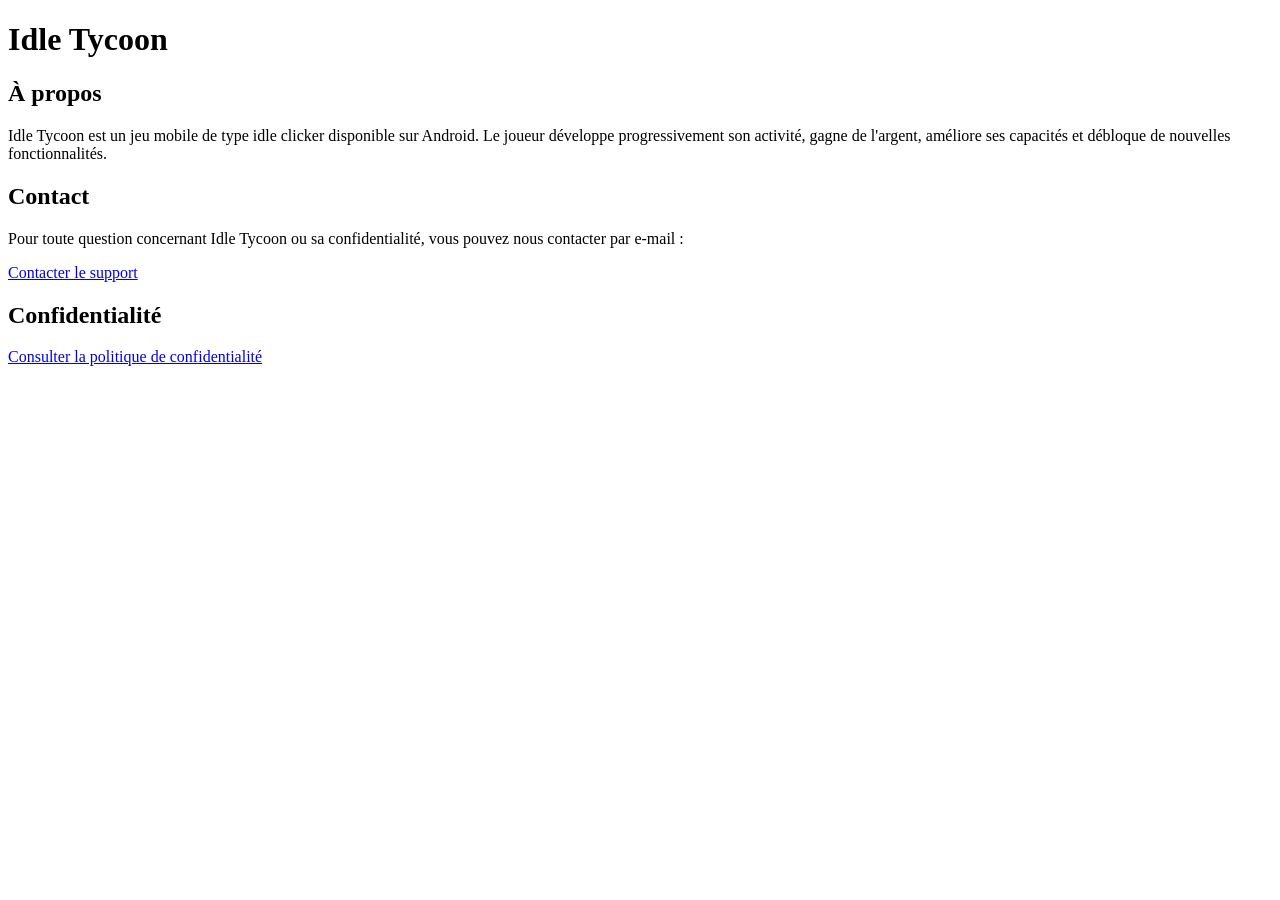
<file: index.html>
<!DOCTYPE html>
<html lang="fr">
<head>
    <meta charset="UTF-8">
    <meta name="viewport" content="width=device-width, initial-scale=1.0">
    <title>Idle Tycoon</title>
</head>
<body>

    <h1>Idle Tycoon</h1>

    <h2>À propos</h2>

    <p>
        Idle Tycoon est un jeu mobile de type idle clicker disponible sur Android.
        Le joueur développe progressivement son activité, gagne de l'argent,
        améliore ses capacités et débloque de nouvelles fonctionnalités.
    </p>

    <h2>Contact</h2>

    <p>
        Pour toute question concernant Idle Tycoon ou sa confidentialité,
        vous pouvez nous contacter par e-mail :
    </p>

    <p>
        <a href="mailto:danila.02fr@gmail.com">
            Contacter le support
        </a>
    </p>

    <h2>Confidentialité</h2>

    <p>
        <a href="privacy.html">
            Consulter la politique de confidentialité
        </a>
    </p>

</body>
</html>
</file>
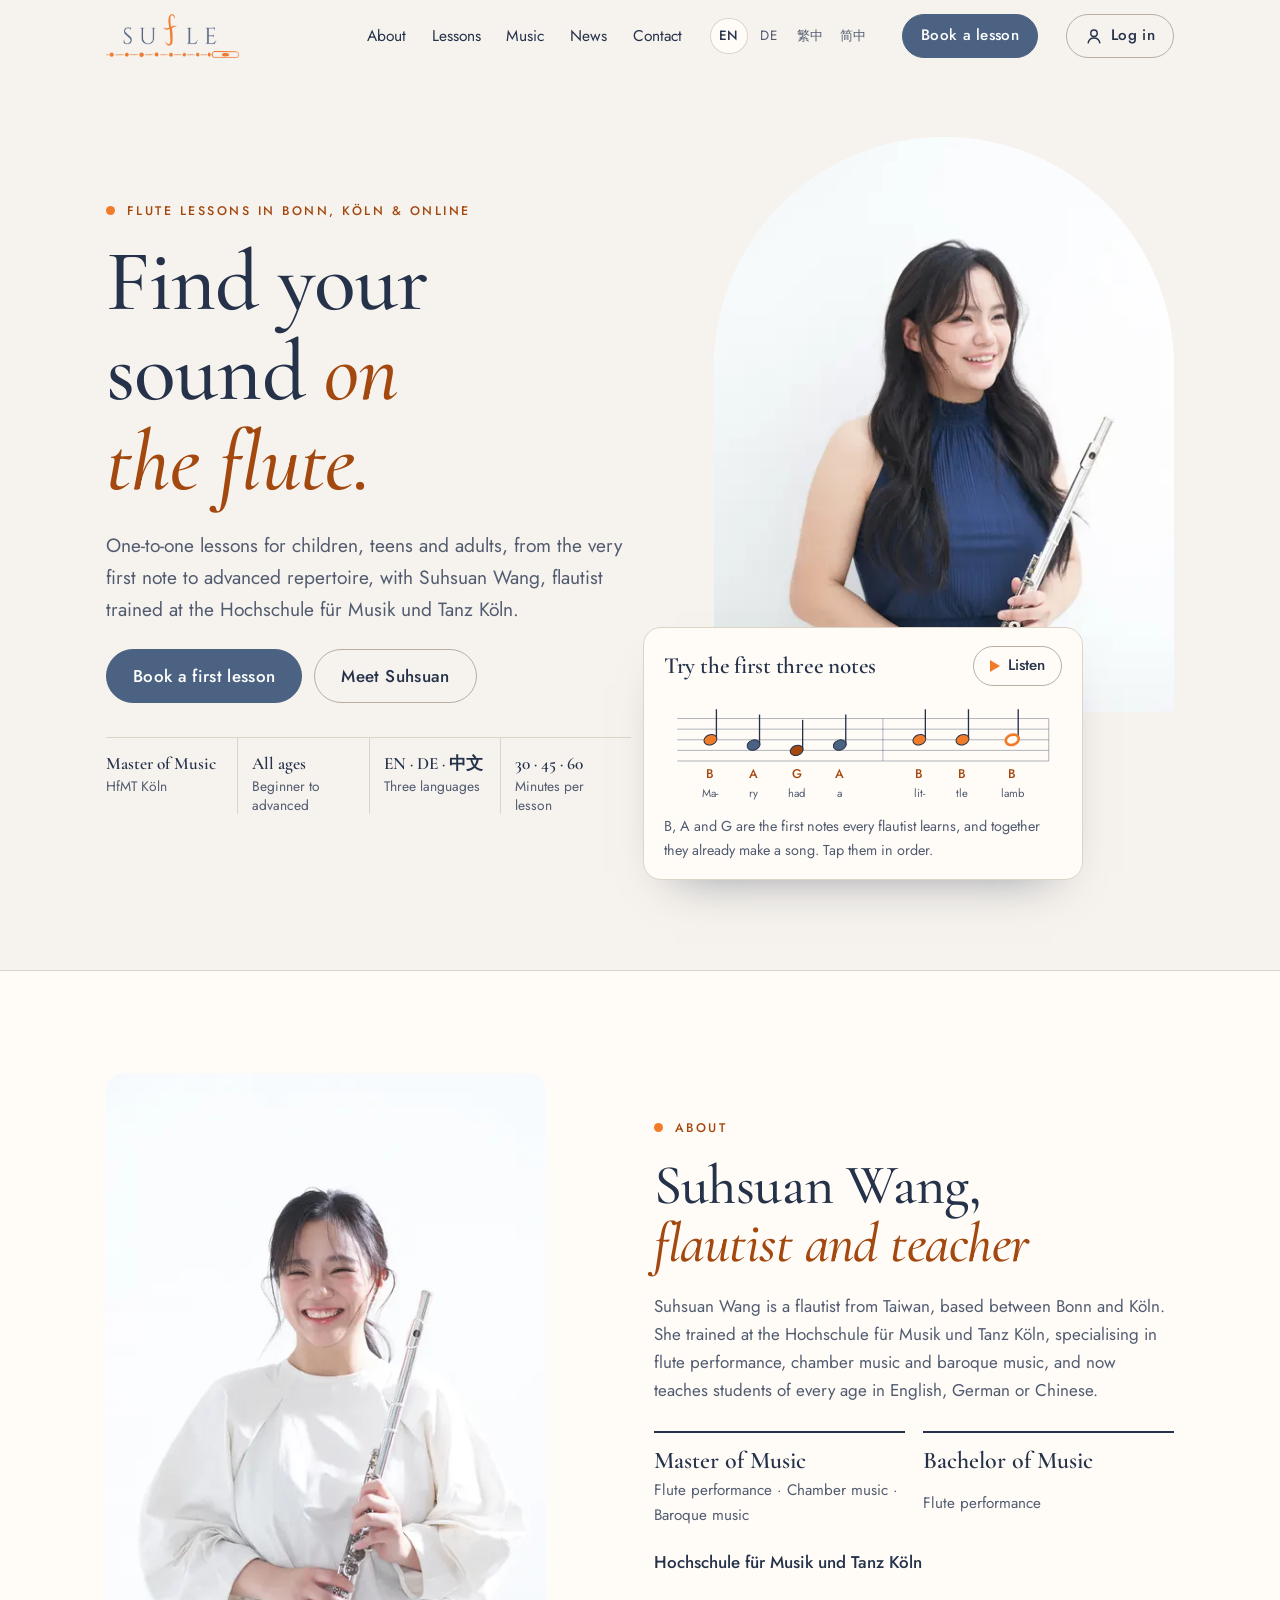
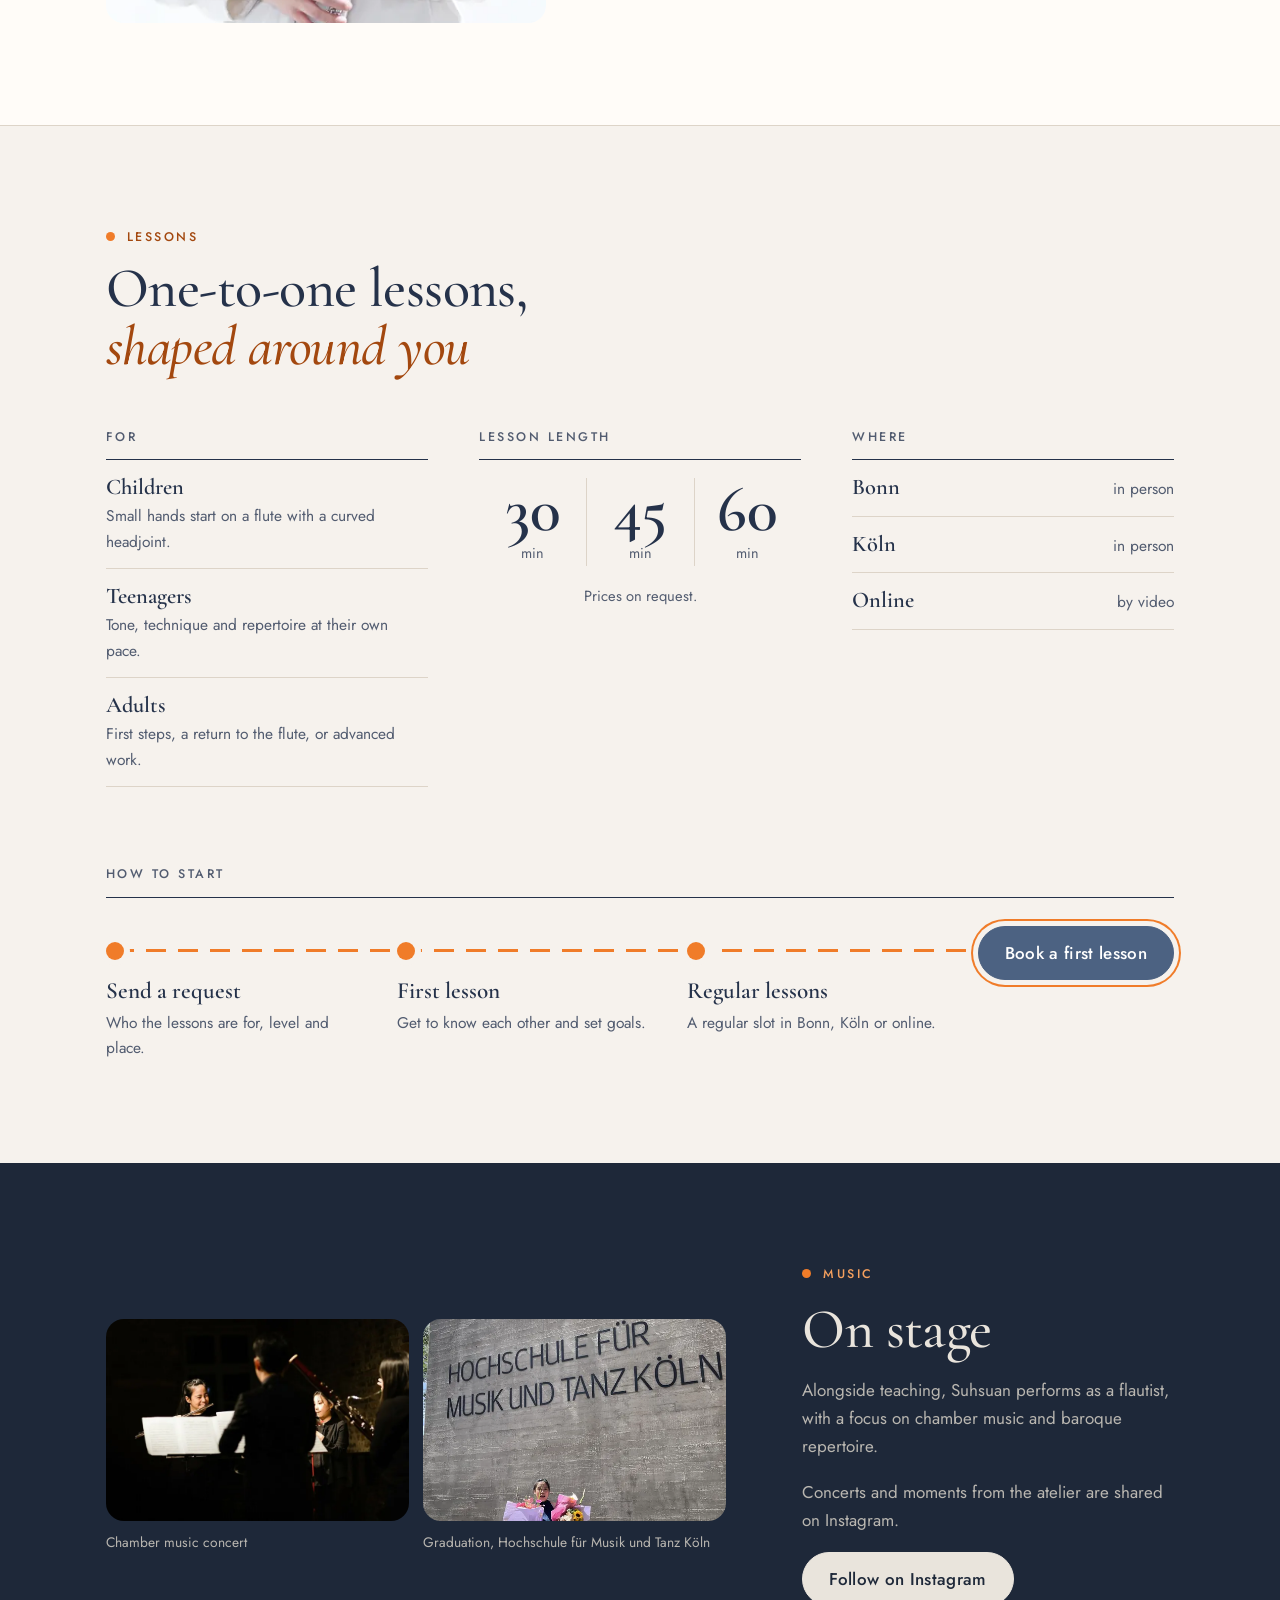
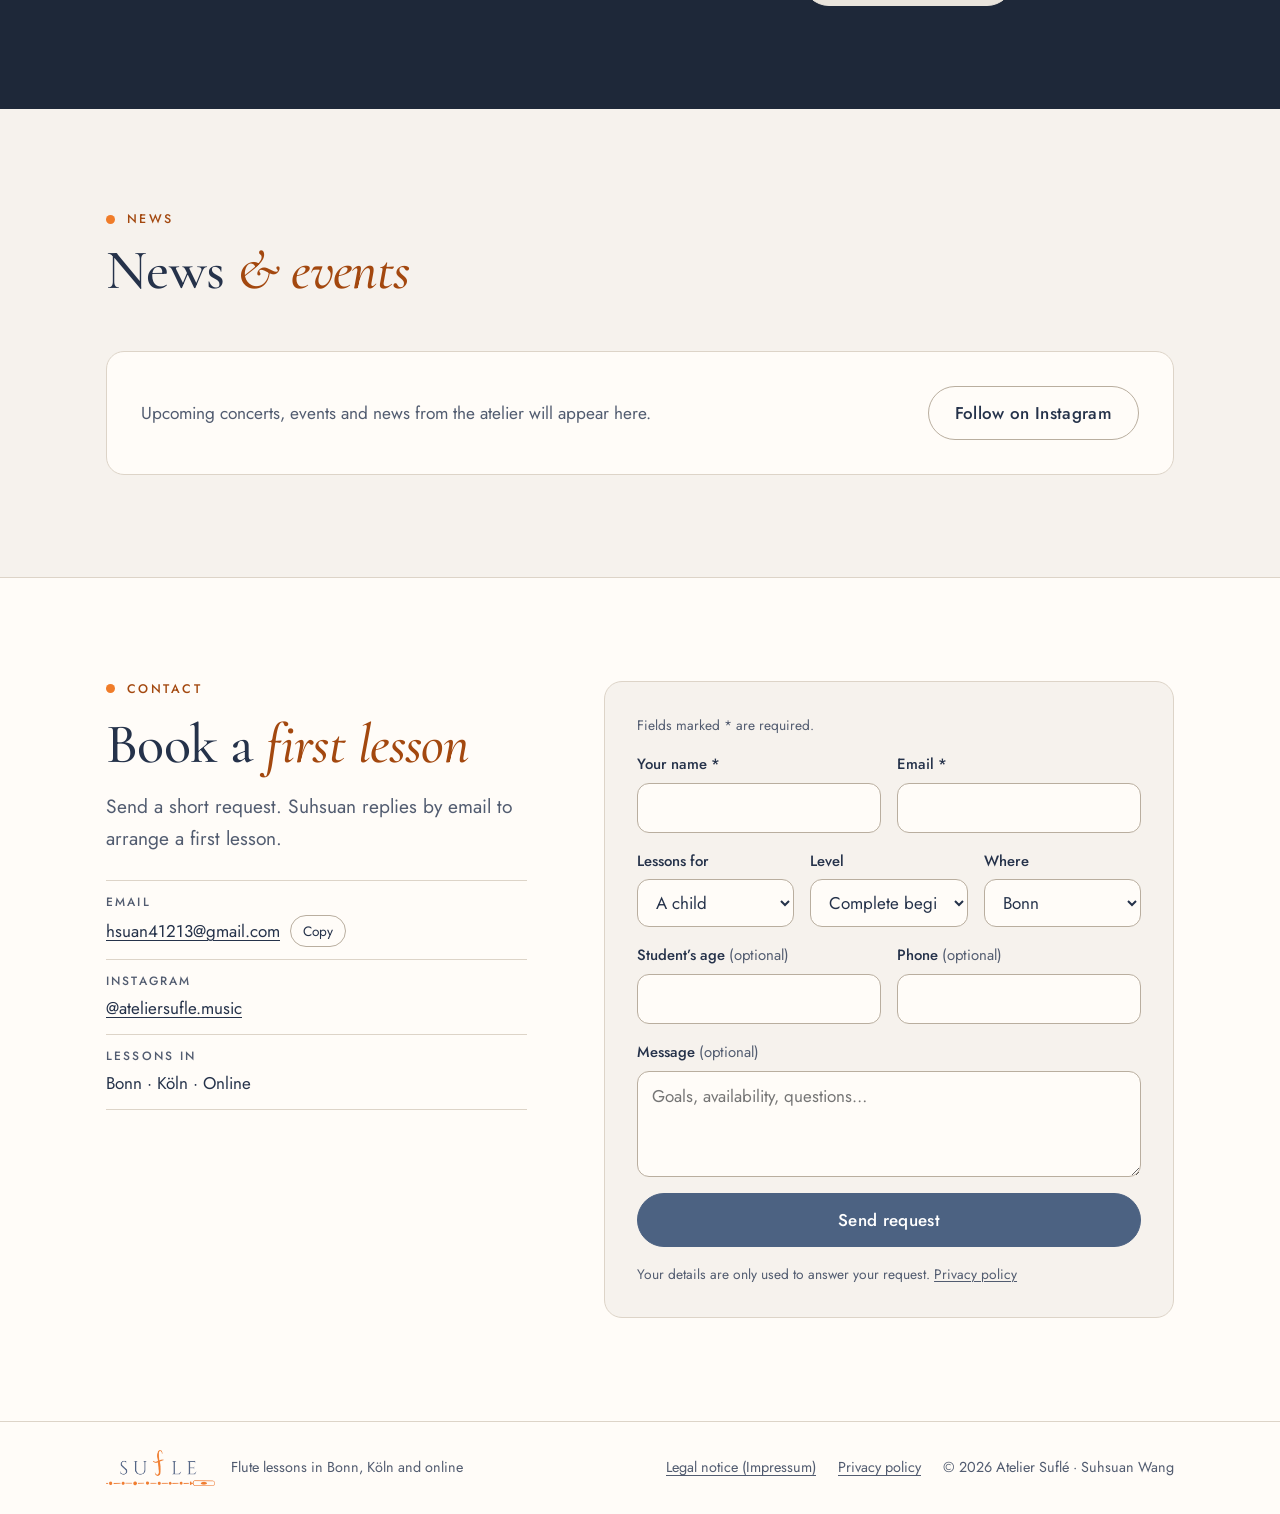
<file: atelier-sufle/index.html>
<!DOCTYPE html>
<html lang="en">
<head>
<meta charset="utf-8">
<meta name="viewport" content="width=device-width, initial-scale=1, viewport-fit=cover">
<title>Flute Lessons in Bonn, Köln &amp; Online | Atelier Suflé</title>
<meta name="description" content="One-to-one flute lessons for children, teens and adults in Bonn, Köln and online with flautist Suhsuan Wang (Master of Music, HfMT Köln). In English, German or Chinese.">
<link rel="canonical" href="https://reissfuji006.github.io/atelier-sufle/">
<link rel="alternate" hreflang="en" href="https://reissfuji006.github.io/atelier-sufle/">
<link rel="alternate" hreflang="de" href="https://reissfuji006.github.io/atelier-sufle/de/">
<link rel="alternate" hreflang="zh-Hant" href="https://reissfuji006.github.io/atelier-sufle/zh-hant/">
<link rel="alternate" hreflang="zh-Hans" href="https://reissfuji006.github.io/atelier-sufle/zh-hans/">
<link rel="alternate" hreflang="x-default" href="https://reissfuji006.github.io/atelier-sufle/">
<meta name="theme-color" content="#F6F2ED">
<link rel="icon" type="image/png" href="favicon.png">
<link rel="apple-touch-icon" href="apple-touch-icon.png">
<meta property="og:type" content="website">
<meta property="og:site_name" content="Atelier Suflé">
<meta property="og:locale" content="en_GB">
<meta property="og:title" content="Flute Lessons in Bonn, Köln &amp; Online | Atelier Suflé">
<meta property="og:description" content="One-to-one flute lessons for children, teens and adults in Bonn, Köln and online with flautist Suhsuan Wang (Master of Music, HfMT Köln). In English, German or Chinese.">
<meta property="og:url" content="https://reissfuji006.github.io/atelier-sufle/">
<meta property="og:image" content="https://reissfuji006.github.io/atelier-sufle/assets/og-image.jpg">
<meta property="og:image:width" content="1200">
<meta property="og:image:height" content="630">
<meta name="twitter:card" content="summary_large_image">
<link rel="preload" href="assets/fonts/cormorant-garamond-normal-latin.woff2" as="font" type="font/woff2" crossorigin>
<link rel="preload" href="assets/fonts/jost-normal-latin.woff2" as="font" type="font/woff2" crossorigin>
<link rel="preload" href="assets/photos/hero-800.webp" as="image" type="image/webp" imagesrcset="assets/photos/hero-480.webp 480w, assets/photos/hero-800.webp 800w" imagesizes="(max-width: 900px) 80vw, 460px">
<link rel="stylesheet" href="assets/fonts/fonts.css">
<link rel="stylesheet" href="assets/css/site.css">
<script type="application/ld+json">{"@context":"https://schema.org","@graph":[{"@type":"MusicSchool","@id":"https://reissfuji006.github.io/atelier-sufle/#school","name":"Atelier Suflé","description":"One-to-one flute lessons for children, teens and adults in Bonn, Köln and online with flautist Suhsuan Wang (Master of Music, HfMT Köln). In English, German or Chinese.","url":"https://reissfuji006.github.io/atelier-sufle/","image":"https://reissfuji006.github.io/atelier-sufle/assets/og-image.jpg","logo":"https://reissfuji006.github.io/atelier-sufle/assets/brand/logo-mark.png","email":"hsuan41213@gmail.com","areaServed":[{"@type":"City","name":"Bonn"},{"@type":"City","name":"Köln"}],"availableLanguage":["en","de","zh"],"sameAs":["https://www.instagram.com/ateliersufle.music/"],"founder":{"@id":"https://reissfuji006.github.io/atelier-sufle/#suhsuan"}},{"@type":"Person","@id":"https://reissfuji006.github.io/atelier-sufle/#suhsuan","name":"Suhsuan Wang","jobTitle":"Flautist and flute teacher","knowsLanguage":["en","de","zh"],"alumniOf":{"@type":"CollegeOrUniversity","name":"Hochschule für Musik und Tanz Köln"},"sameAs":["https://www.instagram.com/ateliersufle.music/"]}]}</script>
</head>
<body data-root="">
<a class="skip" href="#main">Skip to content</a>
<div id="app">
<header class="top" id="top">
  <div class="wrap top-row">
    <a class="logo" href="index.html"><img src="assets/brand/logo-mark.png" alt="Atelier Suflé" width="773" height="256"></a>
    <nav class="main-nav" aria-label="Sections">
      <a href="#about" data-section="about">About</a>
      <a href="#lessons" data-section="lessons">Lessons</a>
      <a href="#music" data-section="music">Music</a>
      <a href="#news" data-section="news">News</a>
      <a href="#contact" data-section="contact">Contact</a>
    </nav>
    <nav class="langs" aria-label="Language"><a href="index.html" hreflang="en" lang="en" title="English" aria-current="true">EN</a><a href="de/index.html" hreflang="de" lang="de" title="Deutsch">DE</a><a href="zh-hant/index.html" hreflang="zh-Hant" lang="zh-Hant" title="繁體中文">繁中</a><a href="zh-hans/index.html" hreflang="zh-Hans" lang="zh-Hans" title="简体中文">简中</a></nav>
    <a class="btn btn-sm head-cta" href="#contact">Book a lesson</a>
    <button class="btn btn-sm btn-ghost login-btn" type="button" id="login-btn" aria-haspopup="dialog"><svg class="login-ico" aria-hidden="true" viewBox="0 0 20 20" width="18" height="18"><circle cx="10" cy="7" r="3.6" fill="none" stroke="currentColor" stroke-width="1.6"/><path d="M3.5 17.5c.9-3.4 3.4-5.2 6.5-5.2s5.6 1.8 6.5 5.2" fill="none" stroke="currentColor" stroke-width="1.6" stroke-linecap="round"/></svg><span class="login-txt">Log in</span></button>
  </div>
  <span class="progress" aria-hidden="true"></span>
</header>

<main id="main">
  <section class="hero" aria-labelledby="hero-title">
    <div class="wrap hero-grid">
      <div class="hero-text">
        <h1 id="hero-title"><span class="kicker">Flute lessons in Bonn, Köln &amp; online</span> <span class="display">Find your sound <em>on the flute.</em></span></h1>
        <p class="lead">One-to-one lessons for children, teens and adults, from the very first note to advanced repertoire, with Suhsuan Wang, flautist trained at the Hochschule für Musik und Tanz Köln.</p>
        <div class="actions">
          <a class="btn" href="#contact">Book a first lesson</a>
          <a class="btn btn-ghost" href="#about">Meet Suhsuan</a>
        </div>
        <ul class="facts">
          <li><b>Master of Music</b><span>HfMT Köln</span></li>
          <li><b>All ages</b><span>Beginner to advanced</span></li>
          <li><b>EN · DE · 中文</b><span>Three languages</span></li>
          <li><b>30 · 45 · 60</b><span>Minutes per lesson</span></li>
        </ul>
      </div>
      <div class="hero-visual">
        <picture><source type="image/webp" srcset="assets/photos/hero-480.webp 480w, assets/photos/hero-800.webp 800w" sizes="(max-width: 900px) 80vw, 460px"><img class="portrait" src="assets/photos/hero-800.jpg" srcset="assets/photos/hero-480.jpg 480w, assets/photos/hero-800.jpg 800w" sizes="(max-width: 900px) 80vw, 460px" alt="Suhsuan Wang in a blue dress, holding her flute" width="800" height="1200" fetchpriority="high"></picture>
        <div class="staff-card" id="staff-card">
          <div class="staff-head">
            <h2 class="staff-title">Try the first three notes</h2>
            <button class="play" type="button" id="play"><svg aria-hidden="true" viewBox="0 0 10 12" width="10" height="12"><path d="M0 0 10 6 0 12z" fill="currentColor"/></svg>Listen</button>
          </div>
          <svg class="staff" viewBox="0 0 600 168" role="group" aria-label="Music staff: Mary Had a Little Lamb on B, A and G">
            <g class="lines" aria-hidden="true">
              <line x1="20" x2="580" y1="40" y2="40"/><line x1="20" x2="580" y1="56" y2="56"/><line x1="20" x2="580" y1="72" y2="72"/><line x1="20" x2="580" y1="88" y2="88"/><line x1="20" x2="580" y1="104" y2="104"/>
              <line x1="330" x2="330" y1="40" y2="104"/><line x1="580" x2="580" y1="40" y2="104"/>
            </g>
            <g id="notes"></g>
          </svg>
          <p class="staff-caption" id="staff-caption">B, A and G are the first notes every flautist learns, and together they already make a song. Tap them in order.</p>
          <div class="reward" id="reward" hidden>
            <p id="reward-text" aria-live="polite"></p>
            <a class="btn btn-sm" href="#contact">Book a first lesson</a>
          </div>
        </div>
      </div>
    </div>
  </section>

  <section class="block about" id="about" aria-labelledby="about-title">
    <div class="wrap about-grid">
      <figure class="about-photo">
        <picture><source type="image/webp" srcset="assets/photos/portrait-480.webp 480w, assets/photos/portrait-800.webp 800w" sizes="(max-width: 900px) 80vw, 440px"><img src="assets/photos/portrait-800.jpg" srcset="assets/photos/portrait-480.jpg 480w, assets/photos/portrait-800.jpg 800w" sizes="(max-width: 900px) 80vw, 440px" alt="Suhsuan Wang laughing, holding her flute" width="800" height="1200" loading="lazy" decoding="async"></picture>
      </figure>
      <div class="about-text">
        <p class="label">About</p>
        <h2 id="about-title">Suhsuan Wang, <em>flautist and teacher</em></h2>
        <p class="prose">Suhsuan Wang is a flautist from Taiwan, based between Bonn and Köln. She trained at the Hochschule für Musik und Tanz Köln, specialising in flute performance, chamber music and baroque music, and now teaches students of every age in English, German or Chinese.</p>
        <div class="diplomas" role="group" aria-label="Education">
          <div class="diploma"><p class="diploma-kind">Master of Music</p><p>Flute performance · Chamber music · Baroque music</p></div>
          <div class="diploma"><p class="diploma-kind">Bachelor of Music</p><p>Flute performance</p></div>
        </div>
        <p class="school">Hochschule für Musik und Tanz Köln</p>
      </div>
    </div>
  </section>

  <section class="block lessons" id="lessons" aria-labelledby="lessons-title">
    <div class="wrap">
      <div class="section-head">
        <p class="label">Lessons</p>
        <h2 id="lessons-title">One-to-one lessons, <em>shaped around you</em></h2>
      </div>
      <div class="lessons-grid">
        <div class="col">
          <h3 class="sub">For</h3>
          <dl class="rows">
            <div><dt>Children</dt><dd>Small hands start on a flute with a curved headjoint.</dd></div>
            <div><dt>Teenagers</dt><dd>Tone, technique and repertoire at their own pace.</dd></div>
            <div><dt>Adults</dt><dd>First steps, a return to the flute, or advanced work.</dd></div>
          </dl>
        </div>
        <div class="col">
          <h3 class="sub">Lesson length</h3>
          <ul class="lengths">
            <li><span class="num">30</span> min</li>
            <li><span class="num">45</span> min</li>
            <li><span class="num">60</span> min</li>
          </ul>
          <p class="note">Prices on request.</p>
        </div>
        <div class="col">
          <h3 class="sub">Where</h3>
          <dl class="rows places">
            <div><dt>Bonn</dt><dd>in person</dd></div>
            <div><dt>Köln</dt><dd>in person</dd></div>
            <div><dt>Online</dt><dd>by video</dd></div>
          </dl>
        </div>
      </div>
      <h3 class="sub steps-title">How to start</h3>
      <ol class="flute-steps">
        <li><h4>Send a request</h4><p>Who the lessons are for, level and place.</p></li>
        <li><h4>First lesson</h4><p>Get to know each other and set goals.</p></li>
        <li><h4>Regular lessons</h4><p>A regular slot in Bonn, Köln or online.</p></li>
        <li class="headjoint"><a class="btn" href="#contact">Book a first lesson</a></li>
      </ol>
    </div>
  </section>

  <section class="block music" id="music" aria-labelledby="music-title">
    <div class="wrap music-grid">
      <div class="music-photos"><figure><picture><source type="image/webp" srcset="assets/photos/concert-800.webp"><img src="assets/photos/concert-800.jpg" alt="Suhsuan Wang playing the flute in a chamber music concert" width="800" height="534" loading="lazy" decoding="async"></picture><figcaption>Chamber music concert</figcaption></figure><figure><picture><source type="image/webp" srcset="assets/photos/graduation-600.webp"><img src="assets/photos/graduation-600.jpg" alt="Suhsuan Wang holding flowers in front of the Hochschule für Musik und Tanz Köln" width="600" height="452" loading="lazy" decoding="async"></picture><figcaption>Graduation, Hochschule für Musik und Tanz Köln</figcaption></figure></div>
      <div class="music-text">
        <p class="label">Music</p>
        <h2 id="music-title">On stage</h2>
        <p>Alongside teaching, Suhsuan performs as a flautist, with a focus on chamber music and baroque repertoire.</p>
        <p>Concerts and moments from the atelier are shared on Instagram.</p>
        <a class="btn btn-light" href="https://www.instagram.com/ateliersufle.music/" target="_blank" rel="noopener">Follow on Instagram <span class="sr-only">(@ateliersufle.music)</span></a>
      </div>
    </div>
  </section>

  <section class="block news" id="news" aria-labelledby="news-title">
    <div class="wrap">
      <div class="section-head">
        <p class="label">News</p>
        <h2 id="news-title">News <em>&amp; events</em></h2>
      </div>
      <div class="news-list">
        <div class="news-empty"><p>Upcoming concerts, events and news from the atelier will appear here.</p><a class="btn btn-ghost" href="https://www.instagram.com/ateliersufle.music/" target="_blank" rel="noopener">Follow on Instagram <span class="sr-only">(@ateliersufle.music)</span></a></div>

      </div>
    </div>
  </section>

  <section class="block contact" id="contact" aria-labelledby="contact-title">
    <div class="wrap contact-grid">
      <div class="contact-info">
        <p class="label">Contact</p>
        <h2 id="contact-title">Book a <em>first lesson</em></h2>
        <p class="lead">Send a short request. Suhsuan replies by email to arrange a first lesson.</p>
        <dl class="info">
          <div><dt>Email</dt><dd><a id="email" href="mailto:hsuan41213@gmail.com">hsuan41213@gmail.com</a> <button class="copy" type="button" id="copy">Copy</button></dd></div>
          <div><dt>Instagram</dt><dd><a href="https://www.instagram.com/ateliersufle.music/" target="_blank" rel="noopener">@ateliersufle.music</a></dd></div>
          <div><dt>Lessons in</dt><dd>Bonn · Köln · Online</dd></div>
        </dl>
      </div>
      <form class="form" id="contact-form" action="https://formsubmit.co/hsuan41213@gmail.com" method="POST" novalidate>
        <p class="form-hint">Fields marked * are required.</p>
        <div class="field-row">
          <div class="field">
            <label for="f-name">Your name <span aria-hidden="true">*</span></label>
            <input id="f-name" type="text" name="name" autocomplete="name" required aria-describedby="f-name-err">
            <p class="err" id="f-name-err" hidden>Please enter your name.</p>
          </div>
          <div class="field">
            <label for="f-mail">Email <span aria-hidden="true">*</span></label>
            <input id="f-mail" name="email" type="email" autocomplete="email" required aria-describedby="f-mail-err">
            <p class="err" id="f-mail-err" hidden>Please enter a valid email address.</p>
          </div>
        </div>
        <div class="field-row three">
          <div class="field">
            <label for="f-for">Lessons for</label>
            <select id="f-for" name="for"><option>A child</option><option>A teenager</option><option>Myself (adult)</option></select>
          </div>
          <div class="field">
            <label for="f-level">Level</label>
            <select id="f-level" name="level"><option>Complete beginner</option><option>Some experience</option><option>Advanced</option></select>
          </div>
          <div class="field">
            <label for="f-place">Where</label>
            <select id="f-place" name="place"><option>Bonn</option><option>Köln</option><option>Online</option><option>Not sure yet</option></select>
          </div>
        </div>
        <div class="field-row">
          <div class="field">
            <label for="f-age">Student’s age <span class="opt">(optional)</span></label>
            <input id="f-age" type="text" name="age" inputmode="numeric" maxlength="3" autocomplete="off">
          </div>
          <div class="field">
            <label for="f-phone">Phone <span class="opt">(optional)</span></label>
            <input id="f-phone" name="phone" type="tel" autocomplete="tel">
          </div>
        </div>
        <div class="field">
          <label for="f-msg">Message <span class="opt">(optional)</span></label>
          <textarea id="f-msg" name="message" rows="3" placeholder="Goals, availability, questions…"></textarea>
        </div>
        <input type="hidden" name="language" value="English">
        <div class="hp" aria-hidden="true"><label for="f-hp">Leave empty</label><input id="f-hp" type="text" name="_honey" tabindex="-1" autocomplete="off"></div>
        <button class="btn btn-block" type="submit" id="f-send">Send request</button>
        <p class="status" id="form-status" role="status" aria-live="polite"></p>
        <p class="privacy">Your details are only used to answer your request. <a href="datenschutz.html">Privacy policy</a></p>
      </form>
    </div>
  </section>
</main>

<footer class="foot">
  <div class="wrap foot-row">
    <div class="foot-brand">
      <img src="assets/brand/logo-mark.png" alt="" width="773" height="256" class="foot-logo" loading="lazy">
      <p>Flute lessons in Bonn, Köln and online</p>
    </div>
    <nav aria-label="Legal notice (Impressum)">
      <a href="impressum.html">Legal notice (Impressum)</a>
      <a href="datenschutz.html">Privacy policy</a>
      <span>© <span id="year">2026</span> Atelier Suflé · Suhsuan Wang</span>
    </nav>
  </div>
</footer>

<aside class="mobile-cta" id="mobile-cta" aria-label="Book a first lesson"><a class="btn btn-block" href="#contact">Book a first lesson</a></aside>
</div>

<script type="application/json" id="i18n">{"rw.listen":"Three notes, and it’s already a song. Want to play it yourself?","rw.bravo":"Bravo! You just played your first song.","contact.copy":"Copy","contact.copied":"Copied","f.send":"Send request","f.sending":"Sending…","f.thanks":"Thank you! Your request has been sent. Suhsuan will reply by email.","f.error":"Sorry, the request could not be sent. Please email hsuan41213@gmail.com directly.","err.summary":"Please check the highlighted fields.","nav.login":"Log in","notes":{"b4":"B","a4":"A","g4":"G"},"lang":"en","version":1}</script>
<script type="module" src="assets/js/main.mjs"></script>
</body>
</html>
</file>
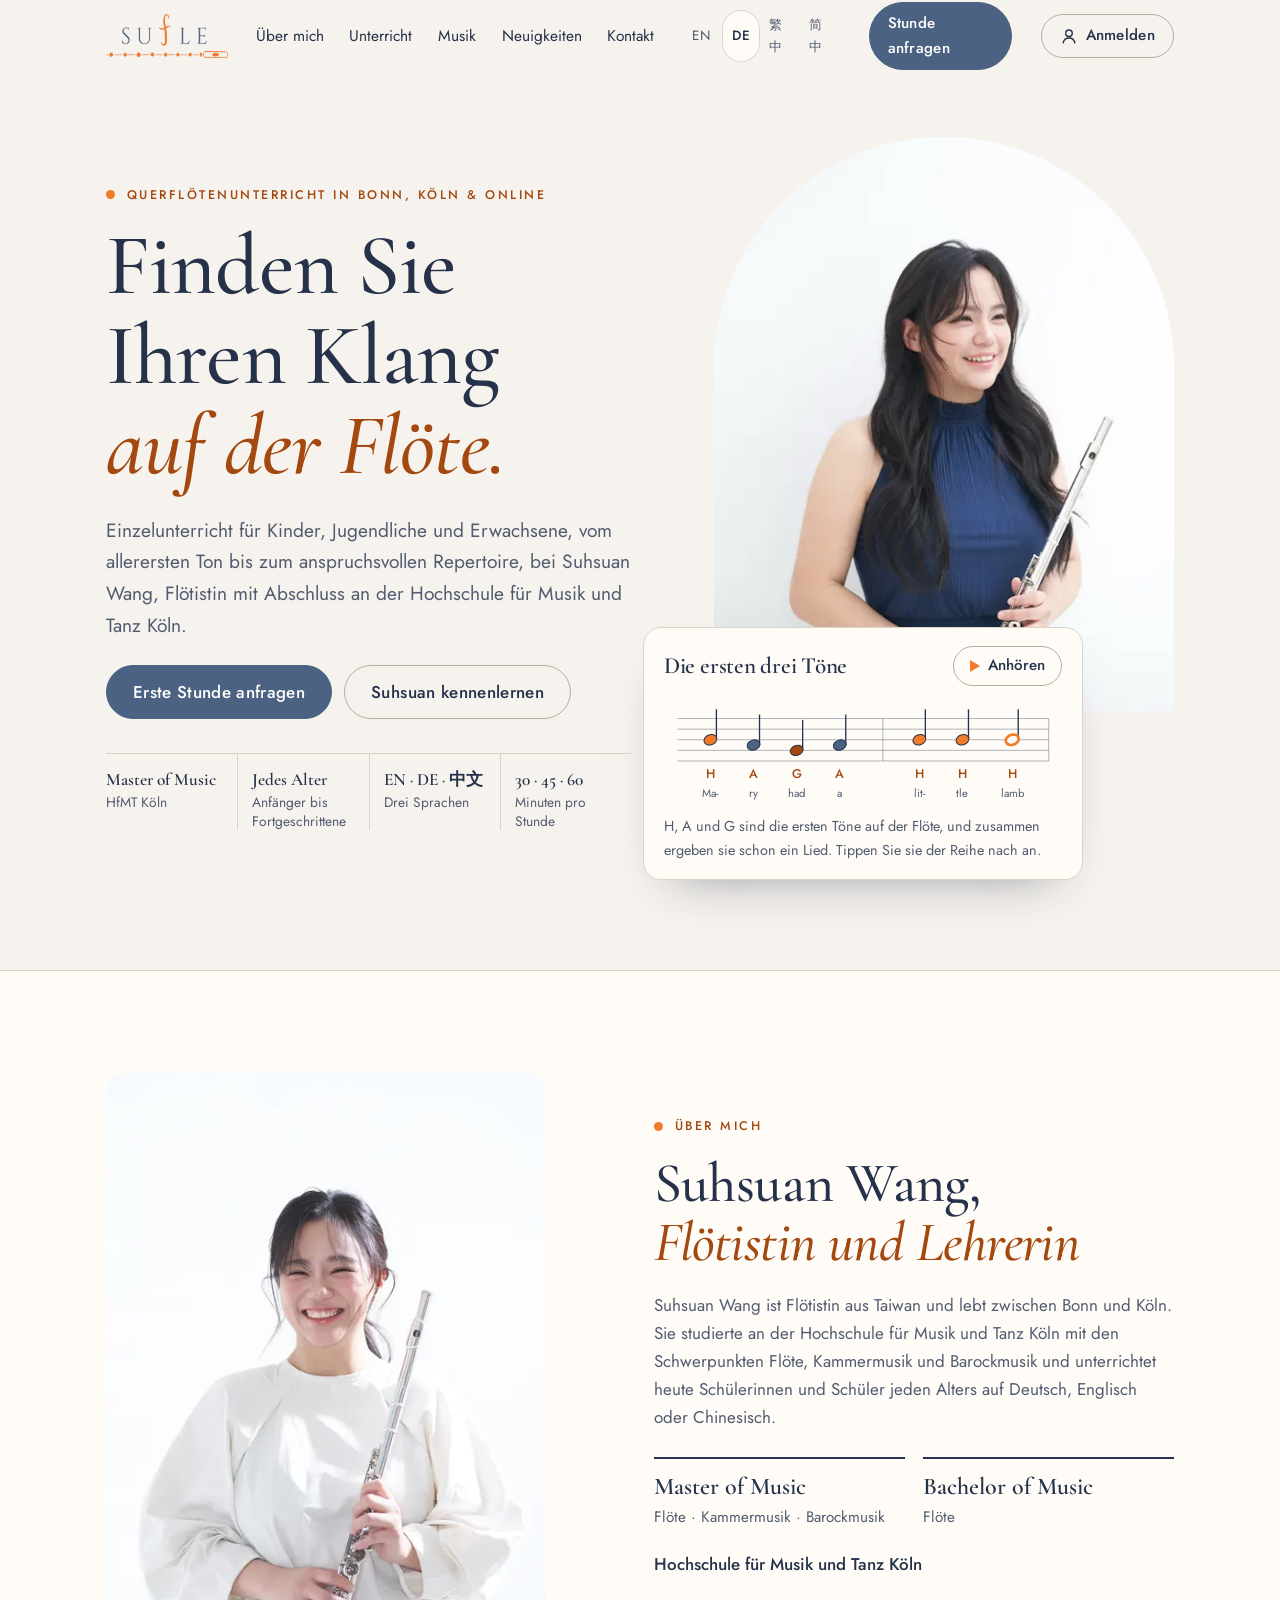
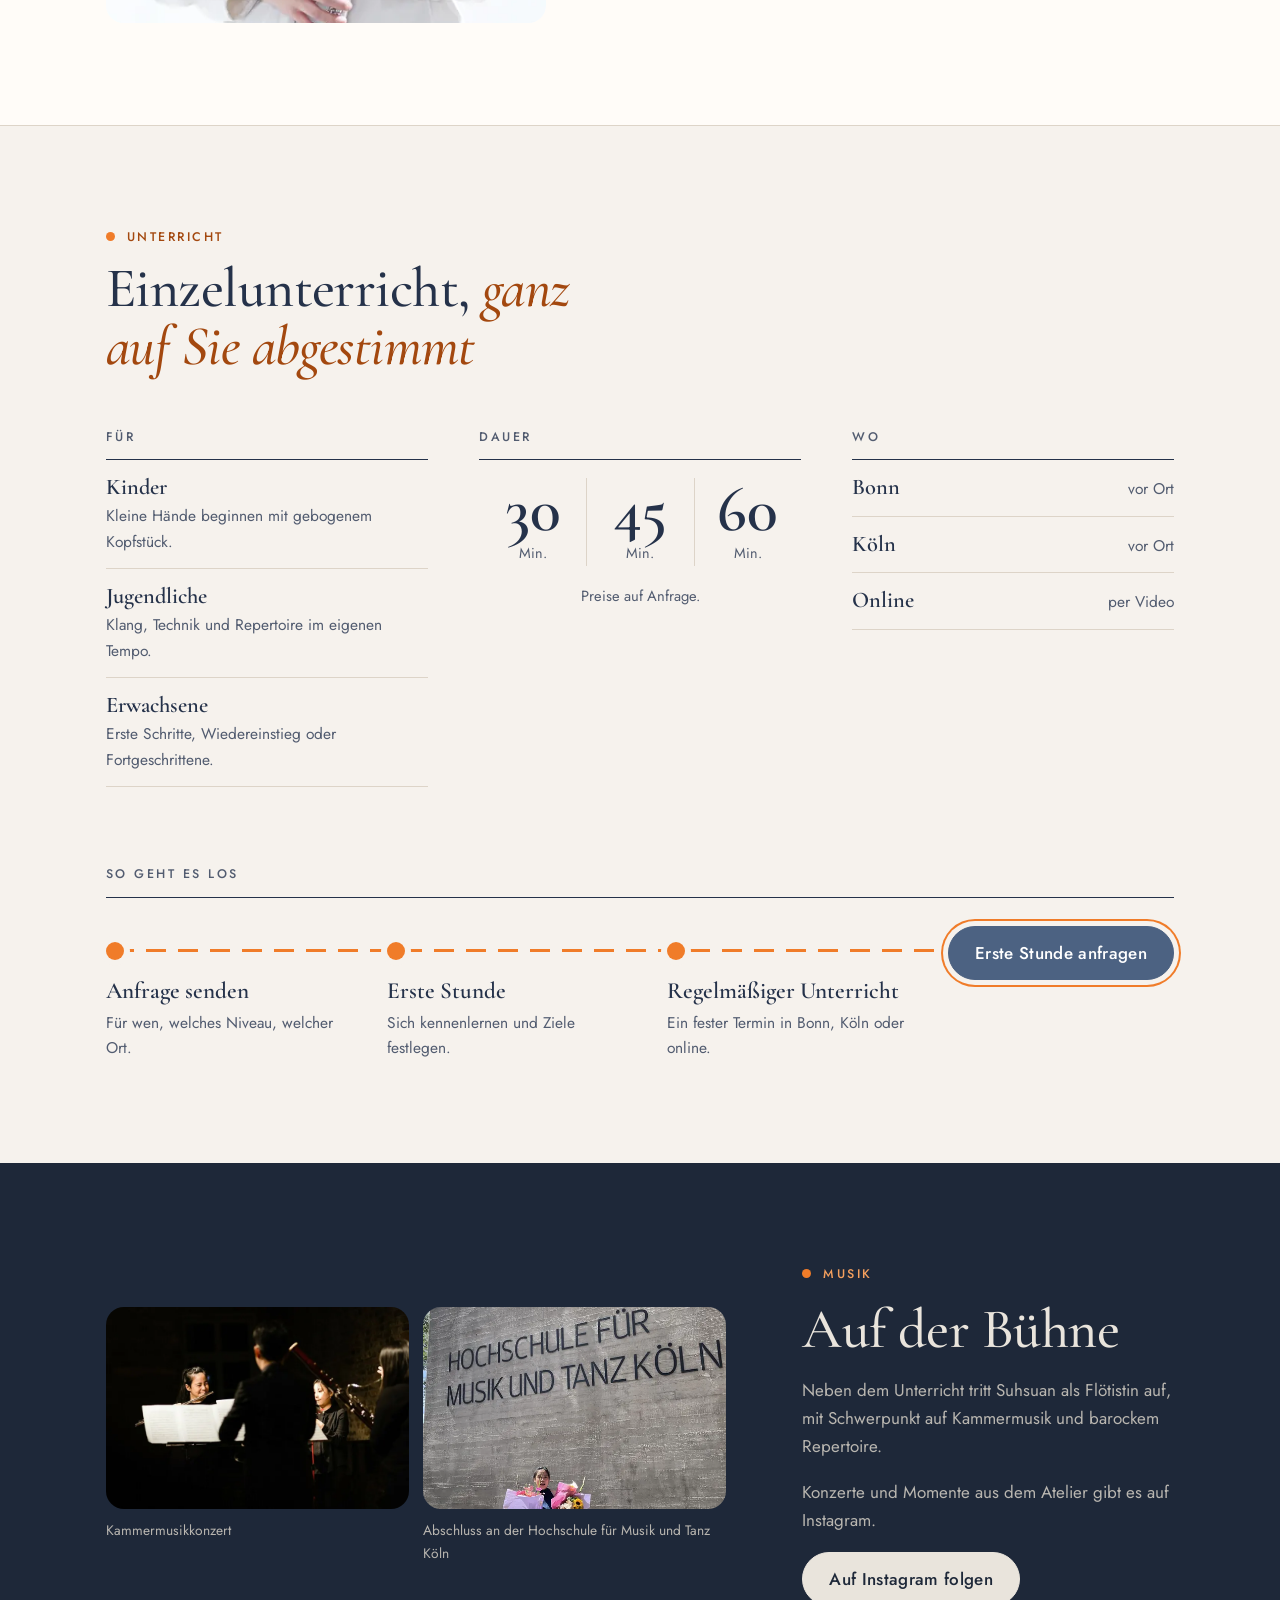
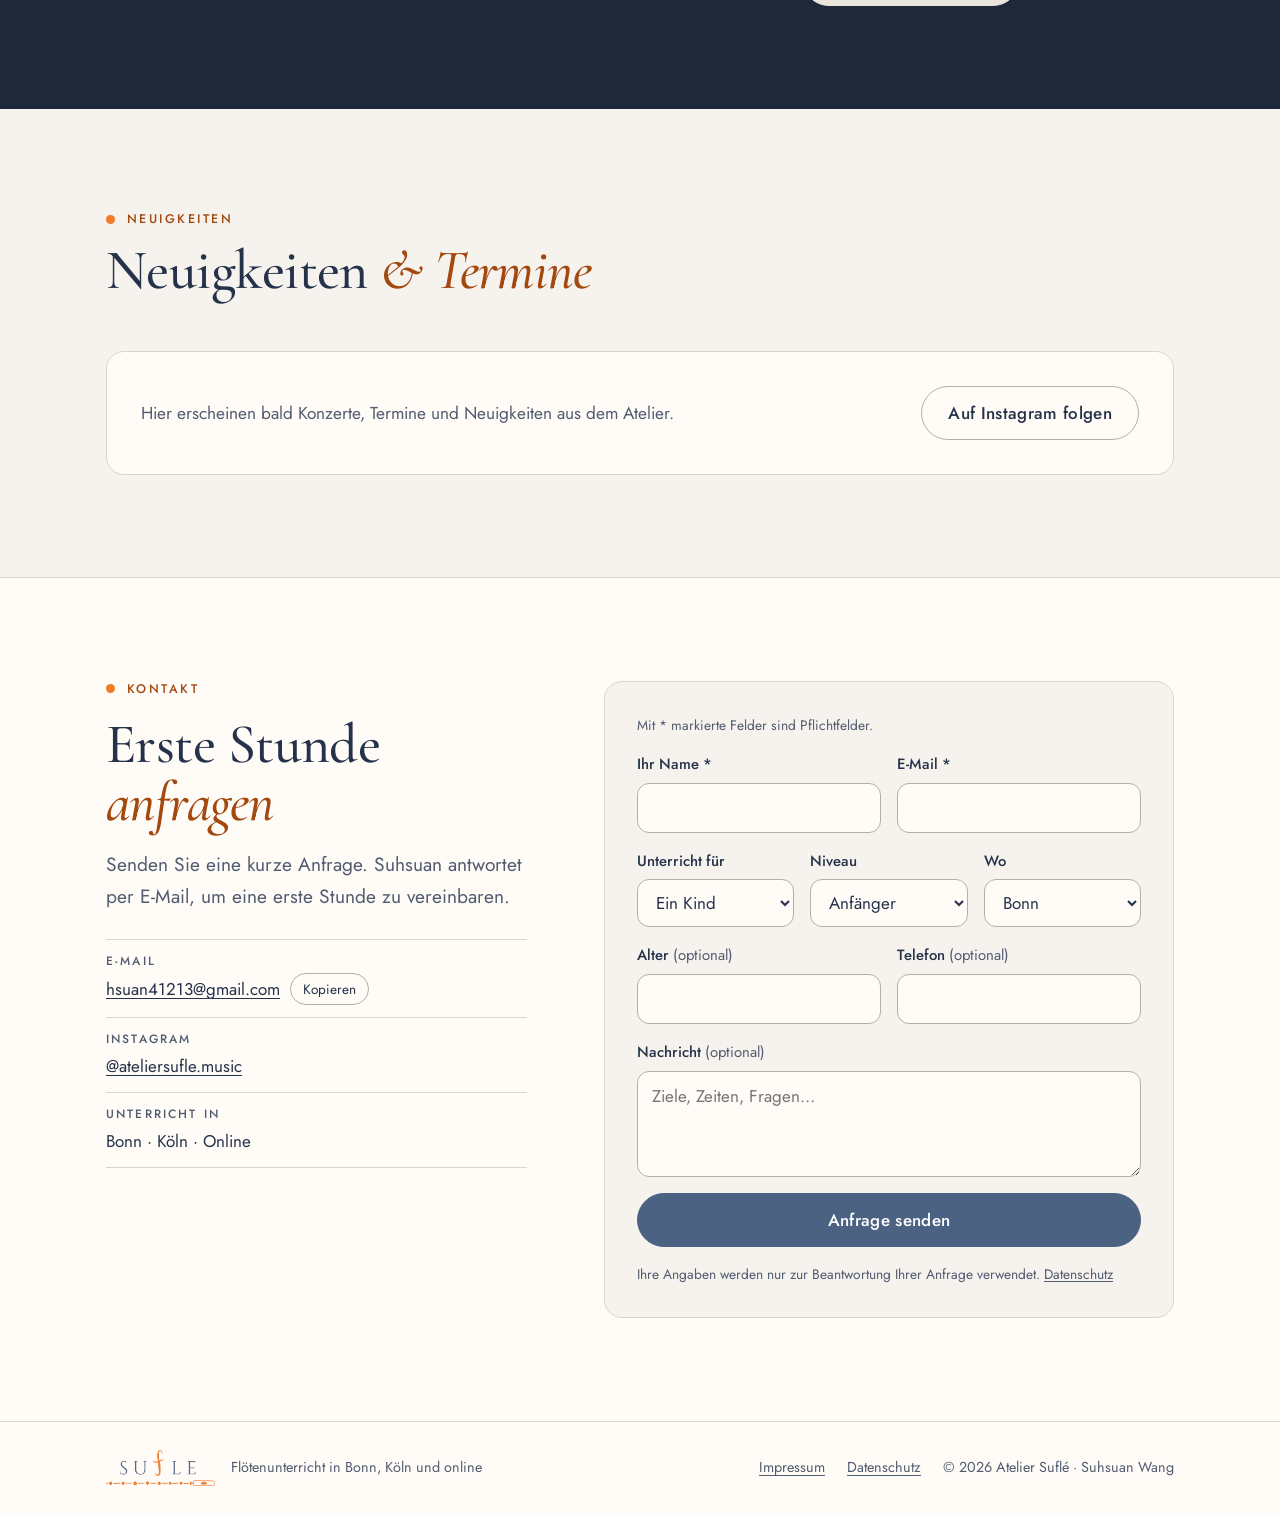
<file: atelier-sufle/de/index.html>
<!DOCTYPE html>
<html lang="de">
<head>
<meta charset="utf-8">
<meta name="viewport" content="width=device-width, initial-scale=1, viewport-fit=cover">
<title>Querflötenunterricht Bonn, Köln &amp; online | Atelier Suflé</title>
<meta name="description" content="Einzelunterricht Querflöte für Kinder, Jugendliche und Erwachsene in Bonn, Köln und online bei Flötistin Suhsuan Wang (Master of Music, HfMT Köln). Auf Deutsch, Englisch oder Chinesisch.">
<link rel="canonical" href="https://reissfuji006.github.io/atelier-sufle/de/">
<link rel="alternate" hreflang="en" href="https://reissfuji006.github.io/atelier-sufle/">
<link rel="alternate" hreflang="de" href="https://reissfuji006.github.io/atelier-sufle/de/">
<link rel="alternate" hreflang="zh-Hant" href="https://reissfuji006.github.io/atelier-sufle/zh-hant/">
<link rel="alternate" hreflang="zh-Hans" href="https://reissfuji006.github.io/atelier-sufle/zh-hans/">
<link rel="alternate" hreflang="x-default" href="https://reissfuji006.github.io/atelier-sufle/">
<meta name="theme-color" content="#F6F2ED">
<link rel="icon" type="image/png" href="../favicon.png">
<link rel="apple-touch-icon" href="../apple-touch-icon.png">
<meta property="og:type" content="website">
<meta property="og:site_name" content="Atelier Suflé">
<meta property="og:locale" content="de_DE">
<meta property="og:title" content="Querflötenunterricht Bonn, Köln &amp; online | Atelier Suflé">
<meta property="og:description" content="Einzelunterricht Querflöte für Kinder, Jugendliche und Erwachsene in Bonn, Köln und online bei Flötistin Suhsuan Wang (Master of Music, HfMT Köln). Auf Deutsch, Englisch oder Chinesisch.">
<meta property="og:url" content="https://reissfuji006.github.io/atelier-sufle/de/">
<meta property="og:image" content="https://reissfuji006.github.io/atelier-sufle/assets/og-image.jpg">
<meta property="og:image:width" content="1200">
<meta property="og:image:height" content="630">
<meta name="twitter:card" content="summary_large_image">
<link rel="preload" href="../assets/fonts/cormorant-garamond-normal-latin.woff2" as="font" type="font/woff2" crossorigin>
<link rel="preload" href="../assets/fonts/jost-normal-latin.woff2" as="font" type="font/woff2" crossorigin>
<link rel="preload" href="../assets/photos/hero-800.webp" as="image" type="image/webp" imagesrcset="../assets/photos/hero-480.webp 480w, ../assets/photos/hero-800.webp 800w" imagesizes="(max-width: 900px) 80vw, 460px">
<link rel="stylesheet" href="../assets/fonts/fonts.css">
<link rel="stylesheet" href="../assets/css/site.css">
<script type="application/ld+json">{"@context":"https://schema.org","@graph":[{"@type":"MusicSchool","@id":"https://reissfuji006.github.io/atelier-sufle/#school","name":"Atelier Suflé","description":"Einzelunterricht Querflöte für Kinder, Jugendliche und Erwachsene in Bonn, Köln und online bei Flötistin Suhsuan Wang (Master of Music, HfMT Köln). Auf Deutsch, Englisch oder Chinesisch.","url":"https://reissfuji006.github.io/atelier-sufle/de/","image":"https://reissfuji006.github.io/atelier-sufle/assets/og-image.jpg","logo":"https://reissfuji006.github.io/atelier-sufle/assets/brand/logo-mark.png","email":"hsuan41213@gmail.com","areaServed":[{"@type":"City","name":"Bonn"},{"@type":"City","name":"Köln"}],"availableLanguage":["en","de","zh"],"sameAs":["https://www.instagram.com/ateliersufle.music/"],"founder":{"@id":"https://reissfuji006.github.io/atelier-sufle/#suhsuan"}},{"@type":"Person","@id":"https://reissfuji006.github.io/atelier-sufle/#suhsuan","name":"Suhsuan Wang","jobTitle":"Flautist and flute teacher","knowsLanguage":["en","de","zh"],"alumniOf":{"@type":"CollegeOrUniversity","name":"Hochschule für Musik und Tanz Köln"},"sameAs":["https://www.instagram.com/ateliersufle.music/"]}]}</script>
</head>
<body data-root="../">
<a class="skip" href="#main">Zum Inhalt springen</a>
<div id="app">
<header class="top" id="top">
  <div class="wrap top-row">
    <a class="logo" href="index.html"><img src="../assets/brand/logo-mark.png" alt="Atelier Suflé" width="773" height="256"></a>
    <nav class="main-nav" aria-label="Abschnitte">
      <a href="#about" data-section="about">Über mich</a>
      <a href="#lessons" data-section="lessons">Unterricht</a>
      <a href="#music" data-section="music">Musik</a>
      <a href="#news" data-section="news">Neuigkeiten</a>
      <a href="#contact" data-section="contact">Kontakt</a>
    </nav>
    <nav class="langs" aria-label="Sprache"><a href="../index.html" hreflang="en" lang="en" title="English">EN</a><a href="../de/index.html" hreflang="de" lang="de" title="Deutsch" aria-current="true">DE</a><a href="../zh-hant/index.html" hreflang="zh-Hant" lang="zh-Hant" title="繁體中文">繁中</a><a href="../zh-hans/index.html" hreflang="zh-Hans" lang="zh-Hans" title="简体中文">简中</a></nav>
    <a class="btn btn-sm head-cta" href="#contact">Stunde anfragen</a>
    <button class="btn btn-sm btn-ghost login-btn" type="button" id="login-btn" aria-haspopup="dialog"><svg class="login-ico" aria-hidden="true" viewBox="0 0 20 20" width="18" height="18"><circle cx="10" cy="7" r="3.6" fill="none" stroke="currentColor" stroke-width="1.6"/><path d="M3.5 17.5c.9-3.4 3.4-5.2 6.5-5.2s5.6 1.8 6.5 5.2" fill="none" stroke="currentColor" stroke-width="1.6" stroke-linecap="round"/></svg><span class="login-txt">Anmelden</span></button>
  </div>
  <span class="progress" aria-hidden="true"></span>
</header>

<main id="main">
  <section class="hero" aria-labelledby="hero-title">
    <div class="wrap hero-grid">
      <div class="hero-text">
        <h1 id="hero-title"><span class="kicker">Querflötenunterricht in Bonn, Köln &amp; online</span> <span class="display">Finden Sie Ihren Klang <em>auf der Flöte.</em></span></h1>
        <p class="lead">Einzelunterricht für Kinder, Jugendliche und Erwachsene, vom allerersten Ton bis zum anspruchsvollen Repertoire, bei Suhsuan Wang, Flötistin mit Abschluss an der Hochschule für Musik und Tanz Köln.</p>
        <div class="actions">
          <a class="btn" href="#contact">Erste Stunde anfragen</a>
          <a class="btn btn-ghost" href="#about">Suhsuan kennenlernen</a>
        </div>
        <ul class="facts">
          <li><b>Master of Music</b><span>HfMT Köln</span></li>
          <li><b>Jedes Alter</b><span>Anfänger bis Fortgeschrittene</span></li>
          <li><b>EN · DE · 中文</b><span>Drei Sprachen</span></li>
          <li><b>30 · 45 · 60</b><span>Minuten pro Stunde</span></li>
        </ul>
      </div>
      <div class="hero-visual">
        <picture><source type="image/webp" srcset="../assets/photos/hero-480.webp 480w, ../assets/photos/hero-800.webp 800w" sizes="(max-width: 900px) 80vw, 460px"><img class="portrait" src="../assets/photos/hero-800.jpg" srcset="../assets/photos/hero-480.jpg 480w, ../assets/photos/hero-800.jpg 800w" sizes="(max-width: 900px) 80vw, 460px" alt="Suhsuan Wang im blauen Kleid mit ihrer Flöte" width="800" height="1200" fetchpriority="high"></picture>
        <div class="staff-card" id="staff-card">
          <div class="staff-head">
            <h2 class="staff-title">Die ersten drei Töne</h2>
            <button class="play" type="button" id="play"><svg aria-hidden="true" viewBox="0 0 10 12" width="10" height="12"><path d="M0 0 10 6 0 12z" fill="currentColor"/></svg>Anhören</button>
          </div>
          <svg class="staff" viewBox="0 0 600 168" role="group" aria-label="Notenzeile: Mary Had a Little Lamb mit H, A und G">
            <g class="lines" aria-hidden="true">
              <line x1="20" x2="580" y1="40" y2="40"/><line x1="20" x2="580" y1="56" y2="56"/><line x1="20" x2="580" y1="72" y2="72"/><line x1="20" x2="580" y1="88" y2="88"/><line x1="20" x2="580" y1="104" y2="104"/>
              <line x1="330" x2="330" y1="40" y2="104"/><line x1="580" x2="580" y1="40" y2="104"/>
            </g>
            <g id="notes"></g>
          </svg>
          <p class="staff-caption" id="staff-caption">H, A und G sind die ersten Töne auf der Flöte, und zusammen ergeben sie schon ein Lied. Tippen Sie sie der Reihe nach an.</p>
          <div class="reward" id="reward" hidden>
            <p id="reward-text" aria-live="polite"></p>
            <a class="btn btn-sm" href="#contact">Erste Stunde anfragen</a>
          </div>
        </div>
      </div>
    </div>
  </section>

  <section class="block about" id="about" aria-labelledby="about-title">
    <div class="wrap about-grid">
      <figure class="about-photo">
        <picture><source type="image/webp" srcset="../assets/photos/portrait-480.webp 480w, ../assets/photos/portrait-800.webp 800w" sizes="(max-width: 900px) 80vw, 440px"><img src="../assets/photos/portrait-800.jpg" srcset="../assets/photos/portrait-480.jpg 480w, ../assets/photos/portrait-800.jpg 800w" sizes="(max-width: 900px) 80vw, 440px" alt="Suhsuan Wang lacht und hält ihre Flöte" width="800" height="1200" loading="lazy" decoding="async"></picture>
      </figure>
      <div class="about-text">
        <p class="label">Über mich</p>
        <h2 id="about-title">Suhsuan Wang, <em>Flötistin und Lehrerin</em></h2>
        <p class="prose">Suhsuan Wang ist Flötistin aus Taiwan und lebt zwischen Bonn und Köln. Sie studierte an der Hochschule für Musik und Tanz Köln mit den Schwerpunkten Flöte, Kammermusik und Barockmusik und unterrichtet heute Schülerinnen und Schüler jeden Alters auf Deutsch, Englisch oder Chinesisch.</p>
        <div class="diplomas" role="group" aria-label="Ausbildung">
          <div class="diploma"><p class="diploma-kind">Master of Music</p><p>Flöte · Kammermusik · Barockmusik</p></div>
          <div class="diploma"><p class="diploma-kind">Bachelor of Music</p><p>Flöte</p></div>
        </div>
        <p class="school">Hochschule für Musik und Tanz Köln</p>
      </div>
    </div>
  </section>

  <section class="block lessons" id="lessons" aria-labelledby="lessons-title">
    <div class="wrap">
      <div class="section-head">
        <p class="label">Unterricht</p>
        <h2 id="lessons-title">Einzelunterricht, <em>ganz auf Sie abgestimmt</em></h2>
      </div>
      <div class="lessons-grid">
        <div class="col">
          <h3 class="sub">Für</h3>
          <dl class="rows">
            <div><dt>Kinder</dt><dd>Kleine Hände beginnen mit gebogenem Kopfstück.</dd></div>
            <div><dt>Jugendliche</dt><dd>Klang, Technik und Repertoire im eigenen Tempo.</dd></div>
            <div><dt>Erwachsene</dt><dd>Erste Schritte, Wiedereinstieg oder Fortgeschrittene.</dd></div>
          </dl>
        </div>
        <div class="col">
          <h3 class="sub">Dauer</h3>
          <ul class="lengths">
            <li><span class="num">30</span> Min.</li>
            <li><span class="num">45</span> Min.</li>
            <li><span class="num">60</span> Min.</li>
          </ul>
          <p class="note">Preise auf Anfrage.</p>
        </div>
        <div class="col">
          <h3 class="sub">Wo</h3>
          <dl class="rows places">
            <div><dt>Bonn</dt><dd>vor Ort</dd></div>
            <div><dt>Köln</dt><dd>vor Ort</dd></div>
            <div><dt>Online</dt><dd>per Video</dd></div>
          </dl>
        </div>
      </div>
      <h3 class="sub steps-title">So geht es los</h3>
      <ol class="flute-steps">
        <li><h4>Anfrage senden</h4><p>Für wen, welches Niveau, welcher Ort.</p></li>
        <li><h4>Erste Stunde</h4><p>Sich kennenlernen und Ziele festlegen.</p></li>
        <li><h4>Regelmäßiger Unterricht</h4><p>Ein fester Termin in Bonn, Köln oder online.</p></li>
        <li class="headjoint"><a class="btn" href="#contact">Erste Stunde anfragen</a></li>
      </ol>
    </div>
  </section>

  <section class="block music" id="music" aria-labelledby="music-title">
    <div class="wrap music-grid">
      <div class="music-photos"><figure><picture><source type="image/webp" srcset="../assets/photos/concert-800.webp"><img src="../assets/photos/concert-800.jpg" alt="Suhsuan Wang spielt Flöte bei einem Kammermusikkonzert" width="800" height="534" loading="lazy" decoding="async"></picture><figcaption>Kammermusikkonzert</figcaption></figure><figure><picture><source type="image/webp" srcset="../assets/photos/graduation-600.webp"><img src="../assets/photos/graduation-600.jpg" alt="Suhsuan Wang mit Blumen vor der Hochschule für Musik und Tanz Köln" width="600" height="452" loading="lazy" decoding="async"></picture><figcaption>Abschluss an der Hochschule für Musik und Tanz Köln</figcaption></figure></div>
      <div class="music-text">
        <p class="label">Musik</p>
        <h2 id="music-title">Auf der Bühne</h2>
        <p>Neben dem Unterricht tritt Suhsuan als Flötistin auf, mit Schwerpunkt auf Kammermusik und barockem Repertoire.</p>
        <p>Konzerte und Momente aus dem Atelier gibt es auf Instagram.</p>
        <a class="btn btn-light" href="https://www.instagram.com/ateliersufle.music/" target="_blank" rel="noopener">Auf Instagram folgen <span class="sr-only">(@ateliersufle.music)</span></a>
      </div>
    </div>
  </section>

  <section class="block news" id="news" aria-labelledby="news-title">
    <div class="wrap">
      <div class="section-head">
        <p class="label">Neuigkeiten</p>
        <h2 id="news-title">Neuigkeiten <em>&amp; Termine</em></h2>
      </div>
      <div class="news-list">
        <div class="news-empty"><p>Hier erscheinen bald Konzerte, Termine und Neuigkeiten aus dem Atelier.</p><a class="btn btn-ghost" href="https://www.instagram.com/ateliersufle.music/" target="_blank" rel="noopener">Auf Instagram folgen <span class="sr-only">(@ateliersufle.music)</span></a></div>

      </div>
    </div>
  </section>

  <section class="block contact" id="contact" aria-labelledby="contact-title">
    <div class="wrap contact-grid">
      <div class="contact-info">
        <p class="label">Kontakt</p>
        <h2 id="contact-title">Erste Stunde <em>anfragen</em></h2>
        <p class="lead">Senden Sie eine kurze Anfrage. Suhsuan antwortet per E-Mail, um eine erste Stunde zu vereinbaren.</p>
        <dl class="info">
          <div><dt>E-Mail</dt><dd><a id="email" href="mailto:hsuan41213@gmail.com">hsuan41213@gmail.com</a> <button class="copy" type="button" id="copy">Kopieren</button></dd></div>
          <div><dt>Instagram</dt><dd><a href="https://www.instagram.com/ateliersufle.music/" target="_blank" rel="noopener">@ateliersufle.music</a></dd></div>
          <div><dt>Unterricht in</dt><dd>Bonn · Köln · Online</dd></div>
        </dl>
      </div>
      <form class="form" id="contact-form" action="https://formsubmit.co/hsuan41213@gmail.com" method="POST" novalidate>
        <p class="form-hint">Mit * markierte Felder sind Pflichtfelder.</p>
        <div class="field-row">
          <div class="field">
            <label for="f-name">Ihr Name <span aria-hidden="true">*</span></label>
            <input id="f-name" type="text" name="name" autocomplete="name" required aria-describedby="f-name-err">
            <p class="err" id="f-name-err" hidden>Bitte geben Sie Ihren Namen ein.</p>
          </div>
          <div class="field">
            <label for="f-mail">E-Mail <span aria-hidden="true">*</span></label>
            <input id="f-mail" name="email" type="email" autocomplete="email" required aria-describedby="f-mail-err">
            <p class="err" id="f-mail-err" hidden>Bitte geben Sie eine gültige E-Mail-Adresse ein.</p>
          </div>
        </div>
        <div class="field-row three">
          <div class="field">
            <label for="f-for">Unterricht für</label>
            <select id="f-for" name="for"><option>Ein Kind</option><option>Jugendliche(n)</option><option>Mich selbst (erwachsen)</option></select>
          </div>
          <div class="field">
            <label for="f-level">Niveau</label>
            <select id="f-level" name="level"><option>Anfänger</option><option>Etwas Erfahrung</option><option>Fortgeschritten</option></select>
          </div>
          <div class="field">
            <label for="f-place">Wo</label>
            <select id="f-place" name="place"><option>Bonn</option><option>Köln</option><option>Online</option><option>Noch offen</option></select>
          </div>
        </div>
        <div class="field-row">
          <div class="field">
            <label for="f-age">Alter <span class="opt">(optional)</span></label>
            <input id="f-age" type="text" name="age" inputmode="numeric" maxlength="3" autocomplete="off">
          </div>
          <div class="field">
            <label for="f-phone">Telefon <span class="opt">(optional)</span></label>
            <input id="f-phone" name="phone" type="tel" autocomplete="tel">
          </div>
        </div>
        <div class="field">
          <label for="f-msg">Nachricht <span class="opt">(optional)</span></label>
          <textarea id="f-msg" name="message" rows="3" placeholder="Ziele, Zeiten, Fragen…"></textarea>
        </div>
        <input type="hidden" name="language" value="Deutsch">
        <div class="hp" aria-hidden="true"><label for="f-hp">Leave empty</label><input id="f-hp" type="text" name="_honey" tabindex="-1" autocomplete="off"></div>
        <button class="btn btn-block" type="submit" id="f-send">Anfrage senden</button>
        <p class="status" id="form-status" role="status" aria-live="polite"></p>
        <p class="privacy">Ihre Angaben werden nur zur Beantwortung Ihrer Anfrage verwendet. <a href="../datenschutz.html">Datenschutz</a></p>
      </form>
    </div>
  </section>
</main>

<footer class="foot">
  <div class="wrap foot-row">
    <div class="foot-brand">
      <img src="../assets/brand/logo-mark.png" alt="" width="773" height="256" class="foot-logo" loading="lazy">
      <p>Flötenunterricht in Bonn, Köln und online</p>
    </div>
    <nav aria-label="Impressum">
      <a href="../impressum.html">Impressum</a>
      <a href="../datenschutz.html">Datenschutz</a>
      <span>© <span id="year">2026</span> Atelier Suflé · Suhsuan Wang</span>
    </nav>
  </div>
</footer>

<aside class="mobile-cta" id="mobile-cta" aria-label="Erste Stunde anfragen"><a class="btn btn-block" href="#contact">Erste Stunde anfragen</a></aside>
</div>

<script type="application/json" id="i18n">{"rw.listen":"Drei Töne, und schon ist es ein Lied. Lust, es selbst zu spielen?","rw.bravo":"Bravo! Sie haben gerade Ihr erstes Lied gespielt.","contact.copy":"Kopieren","contact.copied":"Kopiert","f.send":"Anfrage senden","f.sending":"Wird gesendet…","f.thanks":"Vielen Dank! Ihre Anfrage wurde gesendet. Suhsuan antwortet Ihnen per E-Mail.","f.error":"Die Anfrage konnte leider nicht gesendet werden. Bitte schreiben Sie direkt an hsuan41213@gmail.com.","err.summary":"Bitte prüfen Sie die markierten Felder.","nav.login":"Anmelden","notes":{"b4":"H","a4":"A","g4":"G"},"lang":"de","version":1}</script>
<script type="module" src="../assets/js/main.mjs"></script>
</body>
</html>
</file>
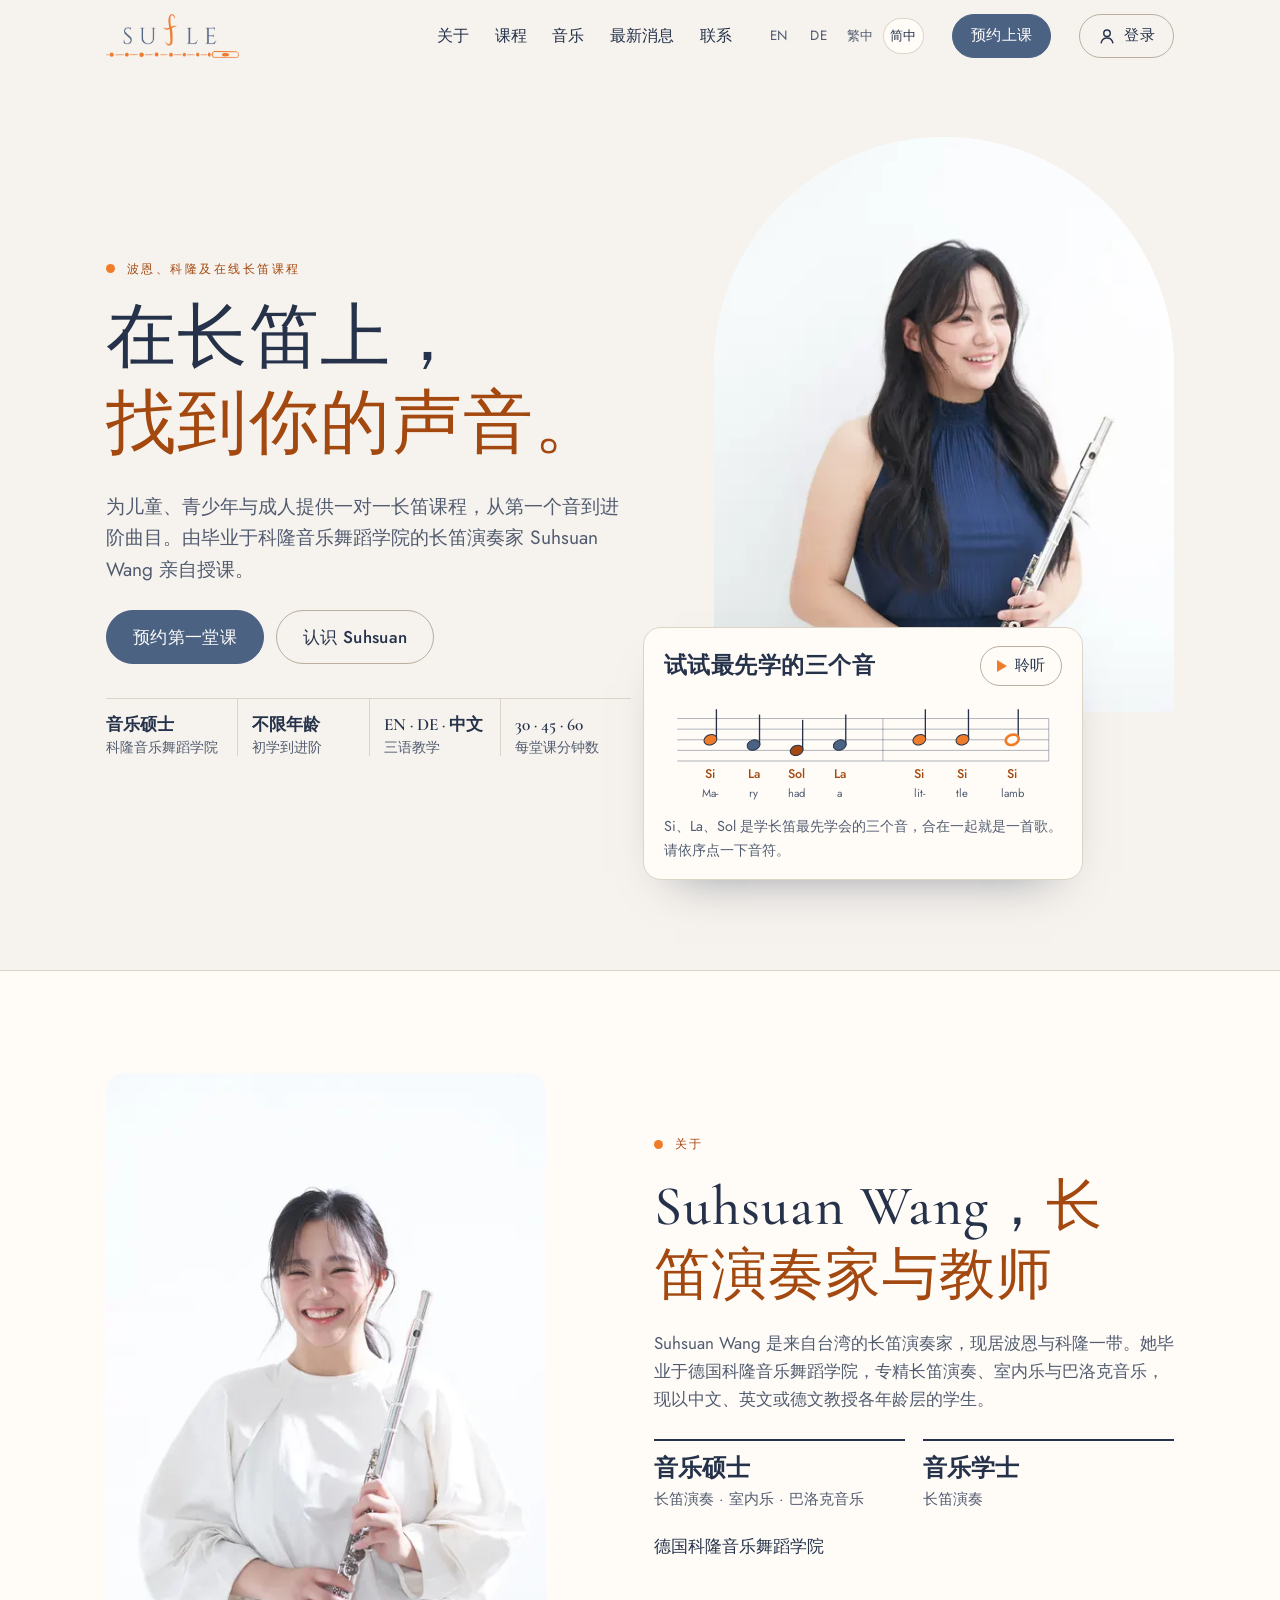
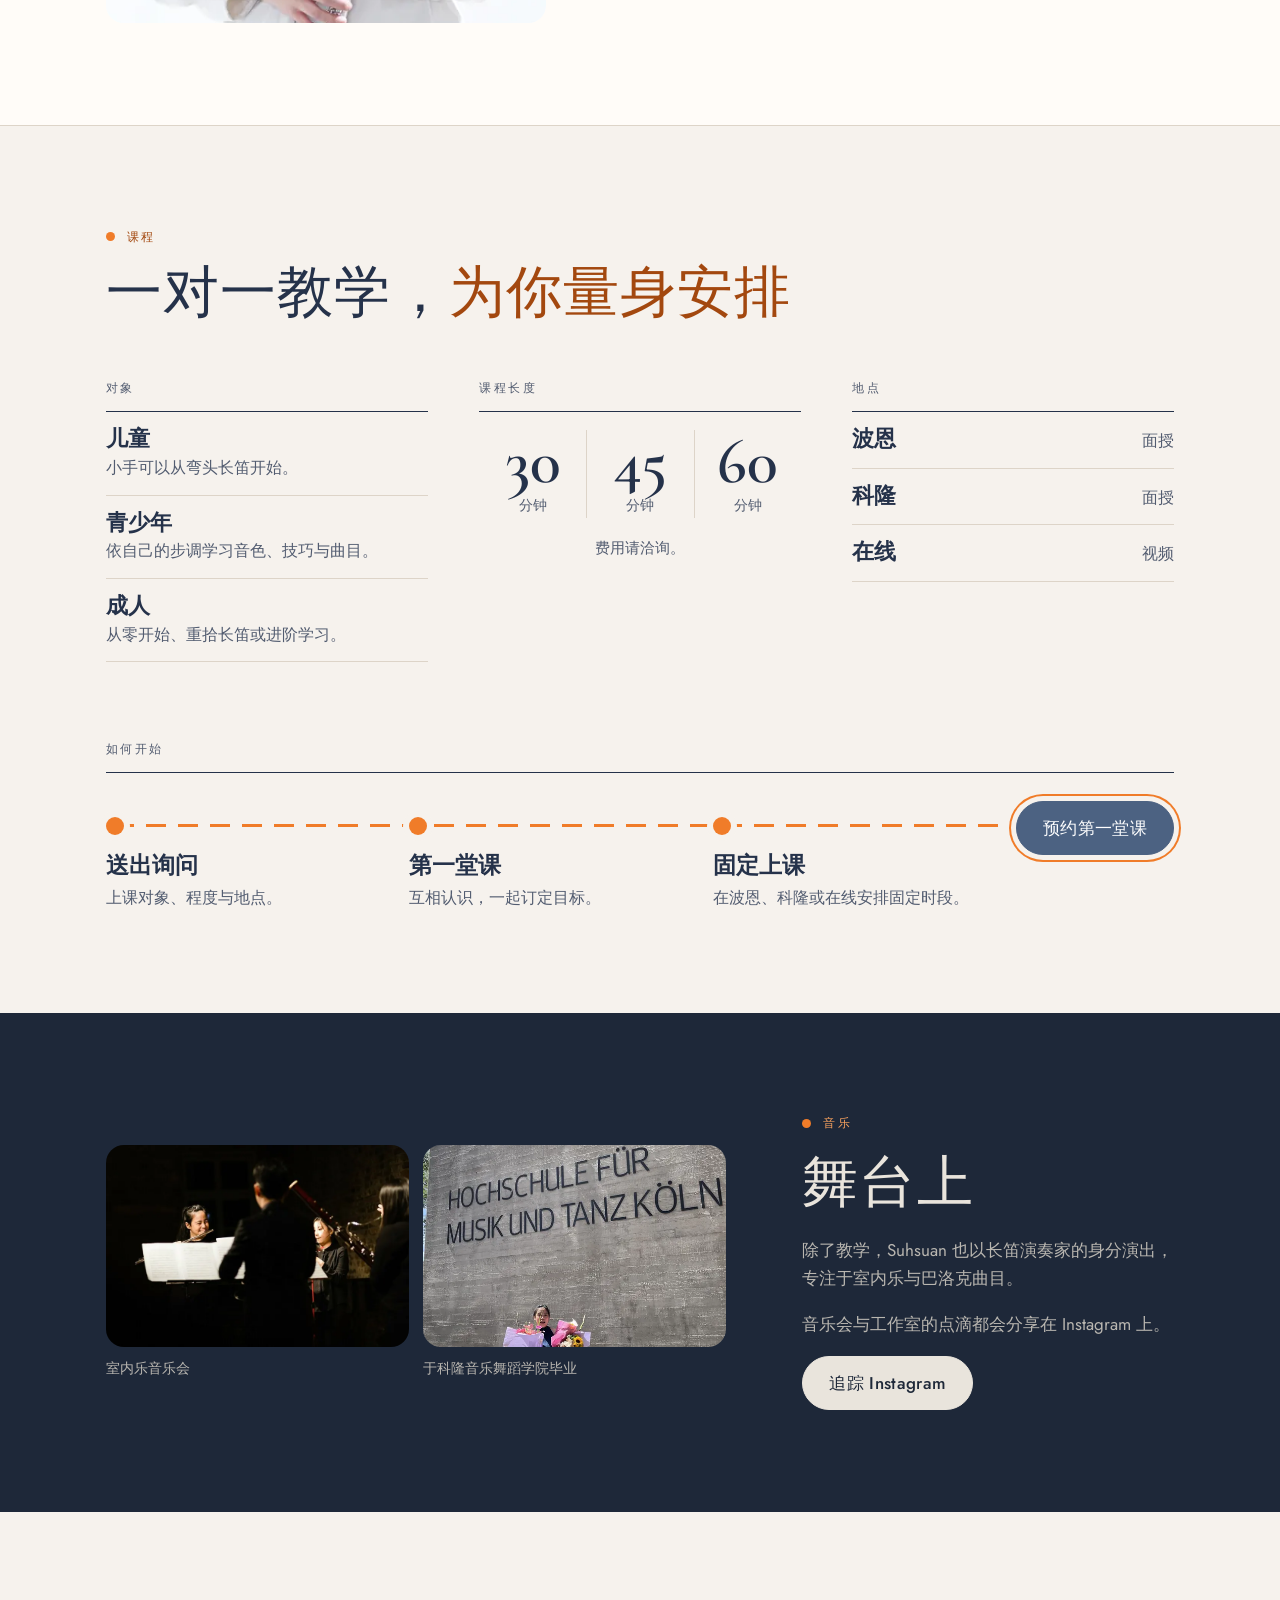
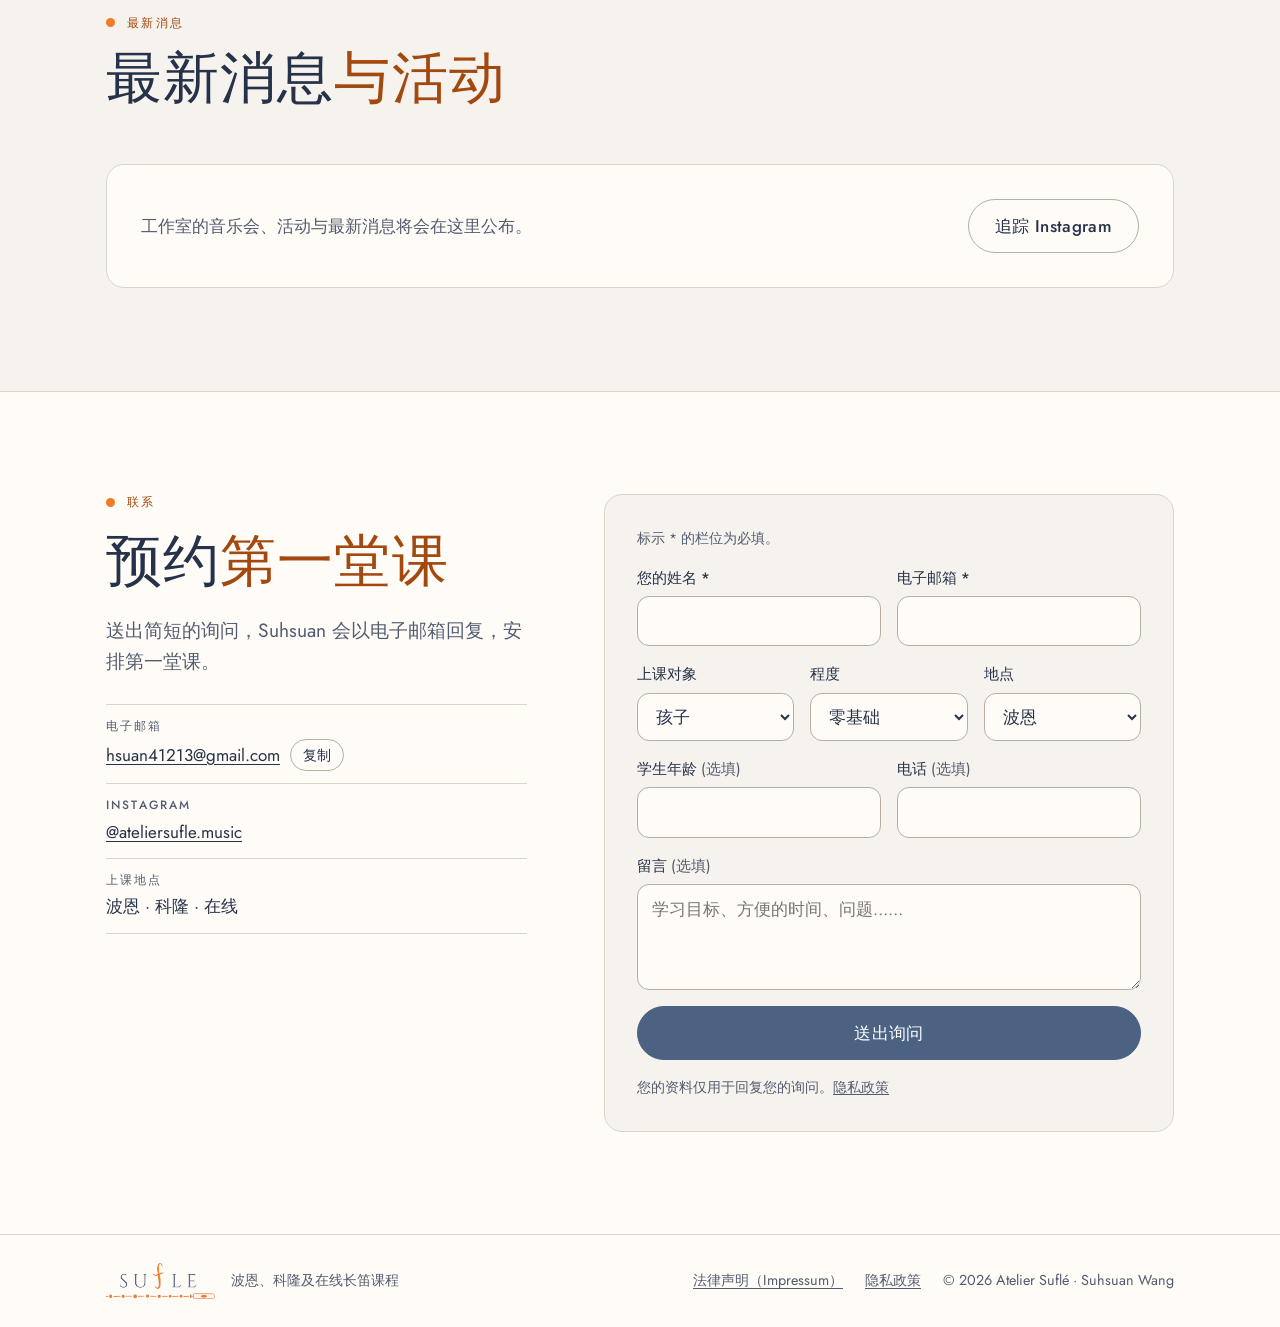
<file: atelier-sufle/zh-hans/index.html>
<!DOCTYPE html>
<html lang="zh-Hans">
<head>
<meta charset="utf-8">
<meta name="viewport" content="width=device-width, initial-scale=1, viewport-fit=cover">
<title>波恩、科隆及在线长笛课程 | Atelier Suflé</title>
<meta name="description" content="长笛演奏家 Suhsuan Wang（科隆音乐舞蹈学院音乐硕士）在波恩、科隆及在线，为儿童、青少年与成人提供一对一长笛课程，可用中文、英文或德文授课。">
<link rel="canonical" href="https://reissfuji006.github.io/atelier-sufle/zh-hans/">
<link rel="alternate" hreflang="en" href="https://reissfuji006.github.io/atelier-sufle/">
<link rel="alternate" hreflang="de" href="https://reissfuji006.github.io/atelier-sufle/de/">
<link rel="alternate" hreflang="zh-Hant" href="https://reissfuji006.github.io/atelier-sufle/zh-hant/">
<link rel="alternate" hreflang="zh-Hans" href="https://reissfuji006.github.io/atelier-sufle/zh-hans/">
<link rel="alternate" hreflang="x-default" href="https://reissfuji006.github.io/atelier-sufle/">
<meta name="theme-color" content="#F6F2ED">
<link rel="icon" type="image/png" href="../favicon.png">
<link rel="apple-touch-icon" href="../apple-touch-icon.png">
<meta property="og:type" content="website">
<meta property="og:site_name" content="Atelier Suflé">
<meta property="og:locale" content="zh_CN">
<meta property="og:title" content="波恩、科隆及在线长笛课程 | Atelier Suflé">
<meta property="og:description" content="长笛演奏家 Suhsuan Wang（科隆音乐舞蹈学院音乐硕士）在波恩、科隆及在线，为儿童、青少年与成人提供一对一长笛课程，可用中文、英文或德文授课。">
<meta property="og:url" content="https://reissfuji006.github.io/atelier-sufle/zh-hans/">
<meta property="og:image" content="https://reissfuji006.github.io/atelier-sufle/assets/og-image.jpg">
<meta property="og:image:width" content="1200">
<meta property="og:image:height" content="630">
<meta name="twitter:card" content="summary_large_image">
<link rel="preload" href="../assets/fonts/cormorant-garamond-normal-latin.woff2" as="font" type="font/woff2" crossorigin>
<link rel="preload" href="../assets/fonts/jost-normal-latin.woff2" as="font" type="font/woff2" crossorigin>
<link rel="preload" href="../assets/photos/hero-800.webp" as="image" type="image/webp" imagesrcset="../assets/photos/hero-480.webp 480w, ../assets/photos/hero-800.webp 800w" imagesizes="(max-width: 900px) 80vw, 460px">
<link rel="stylesheet" href="../assets/fonts/fonts.css">
<link rel="stylesheet" href="../assets/css/site.css">
<script type="application/ld+json">{"@context":"https://schema.org","@graph":[{"@type":"MusicSchool","@id":"https://reissfuji006.github.io/atelier-sufle/#school","name":"Atelier Suflé","description":"长笛演奏家 Suhsuan Wang（科隆音乐舞蹈学院音乐硕士）在波恩、科隆及在线，为儿童、青少年与成人提供一对一长笛课程，可用中文、英文或德文授课。","url":"https://reissfuji006.github.io/atelier-sufle/zh-hans/","image":"https://reissfuji006.github.io/atelier-sufle/assets/og-image.jpg","logo":"https://reissfuji006.github.io/atelier-sufle/assets/brand/logo-mark.png","email":"hsuan41213@gmail.com","areaServed":[{"@type":"City","name":"Bonn"},{"@type":"City","name":"Köln"}],"availableLanguage":["en","de","zh"],"sameAs":["https://www.instagram.com/ateliersufle.music/"],"founder":{"@id":"https://reissfuji006.github.io/atelier-sufle/#suhsuan"}},{"@type":"Person","@id":"https://reissfuji006.github.io/atelier-sufle/#suhsuan","name":"Suhsuan Wang","jobTitle":"Flautist and flute teacher","knowsLanguage":["en","de","zh"],"alumniOf":{"@type":"CollegeOrUniversity","name":"Hochschule für Musik und Tanz Köln"},"sameAs":["https://www.instagram.com/ateliersufle.music/"]}]}</script>
</head>
<body data-root="../">
<a class="skip" href="#main">跳至主要内容</a>
<div id="app">
<header class="top" id="top">
  <div class="wrap top-row">
    <a class="logo" href="index.html"><img src="../assets/brand/logo-mark.png" alt="Atelier Suflé" width="773" height="256"></a>
    <nav class="main-nav" aria-label="章节">
      <a href="#about" data-section="about">关于</a>
      <a href="#lessons" data-section="lessons">课程</a>
      <a href="#music" data-section="music">音乐</a>
      <a href="#news" data-section="news">最新消息</a>
      <a href="#contact" data-section="contact">联系</a>
    </nav>
    <nav class="langs" aria-label="语言"><a href="../index.html" hreflang="en" lang="en" title="English">EN</a><a href="../de/index.html" hreflang="de" lang="de" title="Deutsch">DE</a><a href="../zh-hant/index.html" hreflang="zh-Hant" lang="zh-Hant" title="繁體中文">繁中</a><a href="../zh-hans/index.html" hreflang="zh-Hans" lang="zh-Hans" title="简体中文" aria-current="true">简中</a></nav>
    <a class="btn btn-sm head-cta" href="#contact">预约上课</a>
    <button class="btn btn-sm btn-ghost login-btn" type="button" id="login-btn" aria-haspopup="dialog"><svg class="login-ico" aria-hidden="true" viewBox="0 0 20 20" width="18" height="18"><circle cx="10" cy="7" r="3.6" fill="none" stroke="currentColor" stroke-width="1.6"/><path d="M3.5 17.5c.9-3.4 3.4-5.2 6.5-5.2s5.6 1.8 6.5 5.2" fill="none" stroke="currentColor" stroke-width="1.6" stroke-linecap="round"/></svg><span class="login-txt">登录</span></button>
  </div>
  <span class="progress" aria-hidden="true"></span>
</header>

<main id="main">
  <section class="hero" aria-labelledby="hero-title">
    <div class="wrap hero-grid">
      <div class="hero-text">
        <h1 id="hero-title"><span class="kicker">波恩、科隆及在线长笛课程</span> <span class="display">在长笛上，<br><em>找到你的声音。</em></span></h1>
        <p class="lead">为儿童、青少年与成人提供一对一长笛课程，从第一个音到进阶曲目。由毕业于科隆音乐舞蹈学院的长笛演奏家 Suhsuan Wang 亲自授课。</p>
        <div class="actions">
          <a class="btn" href="#contact">预约第一堂课</a>
          <a class="btn btn-ghost" href="#about">认识 Suhsuan</a>
        </div>
        <ul class="facts">
          <li><b>音乐硕士</b><span>科隆音乐舞蹈学院</span></li>
          <li><b>不限年龄</b><span>初学到进阶</span></li>
          <li><b>EN · DE · 中文</b><span>三语教学</span></li>
          <li><b>30 · 45 · 60</b><span>每堂课分钟数</span></li>
        </ul>
      </div>
      <div class="hero-visual">
        <picture><source type="image/webp" srcset="../assets/photos/hero-480.webp 480w, ../assets/photos/hero-800.webp 800w" sizes="(max-width: 900px) 80vw, 460px"><img class="portrait" src="../assets/photos/hero-800.jpg" srcset="../assets/photos/hero-480.jpg 480w, ../assets/photos/hero-800.jpg 800w" sizes="(max-width: 900px) 80vw, 460px" alt="身穿蓝色洋装、手持长笛的 Suhsuan Wang" width="800" height="1200" fetchpriority="high"></picture>
        <div class="staff-card" id="staff-card">
          <div class="staff-head">
            <h2 class="staff-title">试试最先学的三个音</h2>
            <button class="play" type="button" id="play"><svg aria-hidden="true" viewBox="0 0 10 12" width="10" height="12"><path d="M0 0 10 6 0 12z" fill="currentColor"/></svg>聆听</button>
          </div>
          <svg class="staff" viewBox="0 0 600 168" role="group" aria-label="乐谱：用 Si、La、Sol 演奏《玛莉有只小绵羊》">
            <g class="lines" aria-hidden="true">
              <line x1="20" x2="580" y1="40" y2="40"/><line x1="20" x2="580" y1="56" y2="56"/><line x1="20" x2="580" y1="72" y2="72"/><line x1="20" x2="580" y1="88" y2="88"/><line x1="20" x2="580" y1="104" y2="104"/>
              <line x1="330" x2="330" y1="40" y2="104"/><line x1="580" x2="580" y1="40" y2="104"/>
            </g>
            <g id="notes"></g>
          </svg>
          <p class="staff-caption" id="staff-caption">Si、La、Sol 是学长笛最先学会的三个音，合在一起就是一首歌。请依序点一下音符。</p>
          <div class="reward" id="reward" hidden>
            <p id="reward-text" aria-live="polite"></p>
            <a class="btn btn-sm" href="#contact">预约第一堂课</a>
          </div>
        </div>
      </div>
    </div>
  </section>

  <section class="block about" id="about" aria-labelledby="about-title">
    <div class="wrap about-grid">
      <figure class="about-photo">
        <picture><source type="image/webp" srcset="../assets/photos/portrait-480.webp 480w, ../assets/photos/portrait-800.webp 800w" sizes="(max-width: 900px) 80vw, 440px"><img src="../assets/photos/portrait-800.jpg" srcset="../assets/photos/portrait-480.jpg 480w, ../assets/photos/portrait-800.jpg 800w" sizes="(max-width: 900px) 80vw, 440px" alt="Suhsuan Wang 手持长笛开怀大笑" width="800" height="1200" loading="lazy" decoding="async"></picture>
      </figure>
      <div class="about-text">
        <p class="label">关于</p>
        <h2 id="about-title">Suhsuan Wang，<em>长笛演奏家与教师</em></h2>
        <p class="prose">Suhsuan Wang 是来自台湾的长笛演奏家，现居波恩与科隆一带。她毕业于德国科隆音乐舞蹈学院，专精长笛演奏、室内乐与巴洛克音乐，现以中文、英文或德文教授各年龄层的学生。</p>
        <div class="diplomas" role="group" aria-label="学历">
          <div class="diploma"><p class="diploma-kind">音乐硕士</p><p>长笛演奏 · 室内乐 · 巴洛克音乐</p></div>
          <div class="diploma"><p class="diploma-kind">音乐学士</p><p>长笛演奏</p></div>
        </div>
        <p class="school">德国科隆音乐舞蹈学院</p>
      </div>
    </div>
  </section>

  <section class="block lessons" id="lessons" aria-labelledby="lessons-title">
    <div class="wrap">
      <div class="section-head">
        <p class="label">课程</p>
        <h2 id="lessons-title">一对一教学，<em>为你量身安排</em></h2>
      </div>
      <div class="lessons-grid">
        <div class="col">
          <h3 class="sub">对象</h3>
          <dl class="rows">
            <div><dt>儿童</dt><dd>小手可以从弯头长笛开始。</dd></div>
            <div><dt>青少年</dt><dd>依自己的步调学习音色、技巧与曲目。</dd></div>
            <div><dt>成人</dt><dd>从零开始、重拾长笛或进阶学习。</dd></div>
          </dl>
        </div>
        <div class="col">
          <h3 class="sub">课程长度</h3>
          <ul class="lengths">
            <li><span class="num">30</span> 分钟</li>
            <li><span class="num">45</span> 分钟</li>
            <li><span class="num">60</span> 分钟</li>
          </ul>
          <p class="note">费用请洽询。</p>
        </div>
        <div class="col">
          <h3 class="sub">地点</h3>
          <dl class="rows places">
            <div><dt>波恩</dt><dd>面授</dd></div>
            <div><dt>科隆</dt><dd>面授</dd></div>
            <div><dt>在线</dt><dd>视频</dd></div>
          </dl>
        </div>
      </div>
      <h3 class="sub steps-title">如何开始</h3>
      <ol class="flute-steps">
        <li><h4>送出询问</h4><p>上课对象、程度与地点。</p></li>
        <li><h4>第一堂课</h4><p>互相认识，一起订定目标。</p></li>
        <li><h4>固定上课</h4><p>在波恩、科隆或在线安排固定时段。</p></li>
        <li class="headjoint"><a class="btn" href="#contact">预约第一堂课</a></li>
      </ol>
    </div>
  </section>

  <section class="block music" id="music" aria-labelledby="music-title">
    <div class="wrap music-grid">
      <div class="music-photos"><figure><picture><source type="image/webp" srcset="../assets/photos/concert-800.webp"><img src="../assets/photos/concert-800.jpg" alt="Suhsuan Wang 在室内乐音乐会中演奏长笛" width="800" height="534" loading="lazy" decoding="async"></picture><figcaption>室内乐音乐会</figcaption></figure><figure><picture><source type="image/webp" srcset="../assets/photos/graduation-600.webp"><img src="../assets/photos/graduation-600.jpg" alt="Suhsuan Wang 手捧花束站在科隆音乐舞蹈学院前" width="600" height="452" loading="lazy" decoding="async"></picture><figcaption>于科隆音乐舞蹈学院毕业</figcaption></figure></div>
      <div class="music-text">
        <p class="label">音乐</p>
        <h2 id="music-title">舞台上</h2>
        <p>除了教学，Suhsuan 也以长笛演奏家的身分演出，专注于室内乐与巴洛克曲目。</p>
        <p>音乐会与工作室的点滴都会分享在 Instagram 上。</p>
        <a class="btn btn-light" href="https://www.instagram.com/ateliersufle.music/" target="_blank" rel="noopener">追踪 Instagram <span class="sr-only">(@ateliersufle.music)</span></a>
      </div>
    </div>
  </section>

  <section class="block news" id="news" aria-labelledby="news-title">
    <div class="wrap">
      <div class="section-head">
        <p class="label">最新消息</p>
        <h2 id="news-title">最新消息<em>与活动</em></h2>
      </div>
      <div class="news-list">
        <div class="news-empty"><p>工作室的音乐会、活动与最新消息将会在这里公布。</p><a class="btn btn-ghost" href="https://www.instagram.com/ateliersufle.music/" target="_blank" rel="noopener">追踪 Instagram <span class="sr-only">(@ateliersufle.music)</span></a></div>

      </div>
    </div>
  </section>

  <section class="block contact" id="contact" aria-labelledby="contact-title">
    <div class="wrap contact-grid">
      <div class="contact-info">
        <p class="label">联系</p>
        <h2 id="contact-title">预约<em>第一堂课</em></h2>
        <p class="lead">送出简短的询问，Suhsuan 会以电子邮箱回复，安排第一堂课。</p>
        <dl class="info">
          <div><dt>电子邮箱</dt><dd><a id="email" href="mailto:hsuan41213@gmail.com">hsuan41213@gmail.com</a> <button class="copy" type="button" id="copy">复制</button></dd></div>
          <div><dt>Instagram</dt><dd><a href="https://www.instagram.com/ateliersufle.music/" target="_blank" rel="noopener">@ateliersufle.music</a></dd></div>
          <div><dt>上课地点</dt><dd>波恩 · 科隆 · 在线</dd></div>
        </dl>
      </div>
      <form class="form" id="contact-form" action="https://formsubmit.co/hsuan41213@gmail.com" method="POST" novalidate>
        <p class="form-hint">标示 * 的栏位为必填。</p>
        <div class="field-row">
          <div class="field">
            <label for="f-name">您的姓名 <span aria-hidden="true">*</span></label>
            <input id="f-name" type="text" name="name" autocomplete="name" required aria-describedby="f-name-err">
            <p class="err" id="f-name-err" hidden>请输入您的姓名。</p>
          </div>
          <div class="field">
            <label for="f-mail">电子邮箱 <span aria-hidden="true">*</span></label>
            <input id="f-mail" name="email" type="email" autocomplete="email" required aria-describedby="f-mail-err">
            <p class="err" id="f-mail-err" hidden>请输入有效的电子邮箱地址。</p>
          </div>
        </div>
        <div class="field-row three">
          <div class="field">
            <label for="f-for">上课对象</label>
            <select id="f-for" name="for"><option>孩子</option><option>青少年</option><option>我自己（成人）</option></select>
          </div>
          <div class="field">
            <label for="f-level">程度</label>
            <select id="f-level" name="level"><option>零基础</option><option>有些经验</option><option>进阶</option></select>
          </div>
          <div class="field">
            <label for="f-place">地点</label>
            <select id="f-place" name="place"><option>波恩</option><option>科隆</option><option>在线</option><option>尚未决定</option></select>
          </div>
        </div>
        <div class="field-row">
          <div class="field">
            <label for="f-age">学生年龄 <span class="opt">(选填)</span></label>
            <input id="f-age" type="text" name="age" inputmode="numeric" maxlength="3" autocomplete="off">
          </div>
          <div class="field">
            <label for="f-phone">电话 <span class="opt">(选填)</span></label>
            <input id="f-phone" name="phone" type="tel" autocomplete="tel">
          </div>
        </div>
        <div class="field">
          <label for="f-msg">留言 <span class="opt">(选填)</span></label>
          <textarea id="f-msg" name="message" rows="3" placeholder="学习目标、方便的时间、问题……"></textarea>
        </div>
        <input type="hidden" name="language" value="简体中文">
        <div class="hp" aria-hidden="true"><label for="f-hp">Leave empty</label><input id="f-hp" type="text" name="_honey" tabindex="-1" autocomplete="off"></div>
        <button class="btn btn-block" type="submit" id="f-send">送出询问</button>
        <p class="status" id="form-status" role="status" aria-live="polite"></p>
        <p class="privacy">您的资料仅用于回复您的询问。<a href="../datenschutz.html">隐私政策</a></p>
      </form>
    </div>
  </section>
</main>

<footer class="foot">
  <div class="wrap foot-row">
    <div class="foot-brand">
      <img src="../assets/brand/logo-mark.png" alt="" width="773" height="256" class="foot-logo" loading="lazy">
      <p>波恩、科隆及在线长笛课程</p>
    </div>
    <nav aria-label="法律声明（Impressum）">
      <a href="../impressum.html">法律声明（Impressum）</a>
      <a href="../datenschutz.html">隐私政策</a>
      <span>© <span id="year">2026</span> Atelier Suflé · Suhsuan Wang</span>
    </nav>
  </div>
</footer>

<aside class="mobile-cta" id="mobile-cta" aria-label="预约第一堂课"><a class="btn btn-block" href="#contact">预约第一堂课</a></aside>
</div>

<script type="application/json" id="i18n">{"rw.listen":"只要三个音，就是一首歌。想自己吹吹看吗？","rw.bravo":"太棒了！你刚刚吹完了第一首歌。","contact.copy":"复制","contact.copied":"已复制","f.send":"送出询问","f.sending":"传送中……","f.thanks":"谢谢！您的询问已送出，Suhsuan 会以电子邮箱回复您。","f.error":"抱歉，询问未能送出。请直接写信至 hsuan41213@gmail.com。","err.summary":"请检查标示的栏位。","nav.login":"登录","notes":{"b4":"Si","a4":"La","g4":"Sol"},"lang":"zh-hans","version":1}</script>
<script type="module" src="../assets/js/main.mjs"></script>
</body>
</html>
</file>
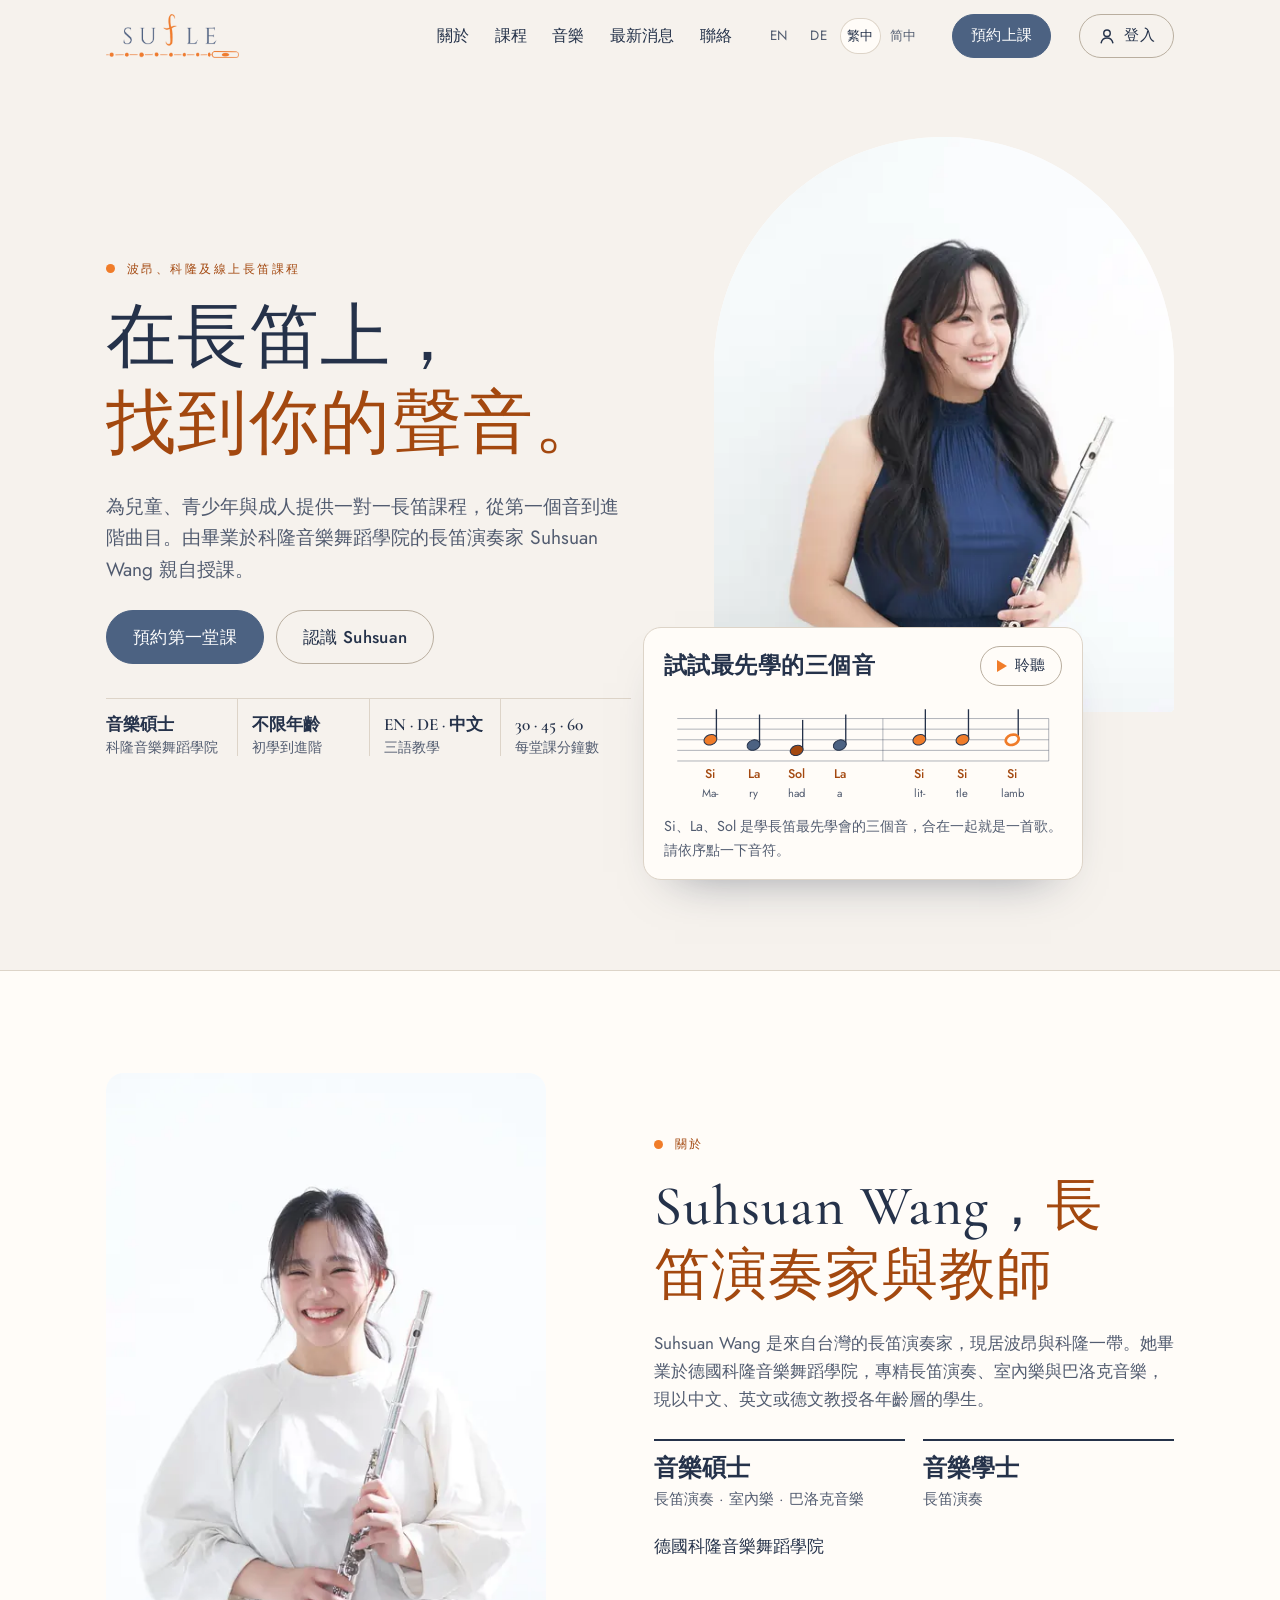
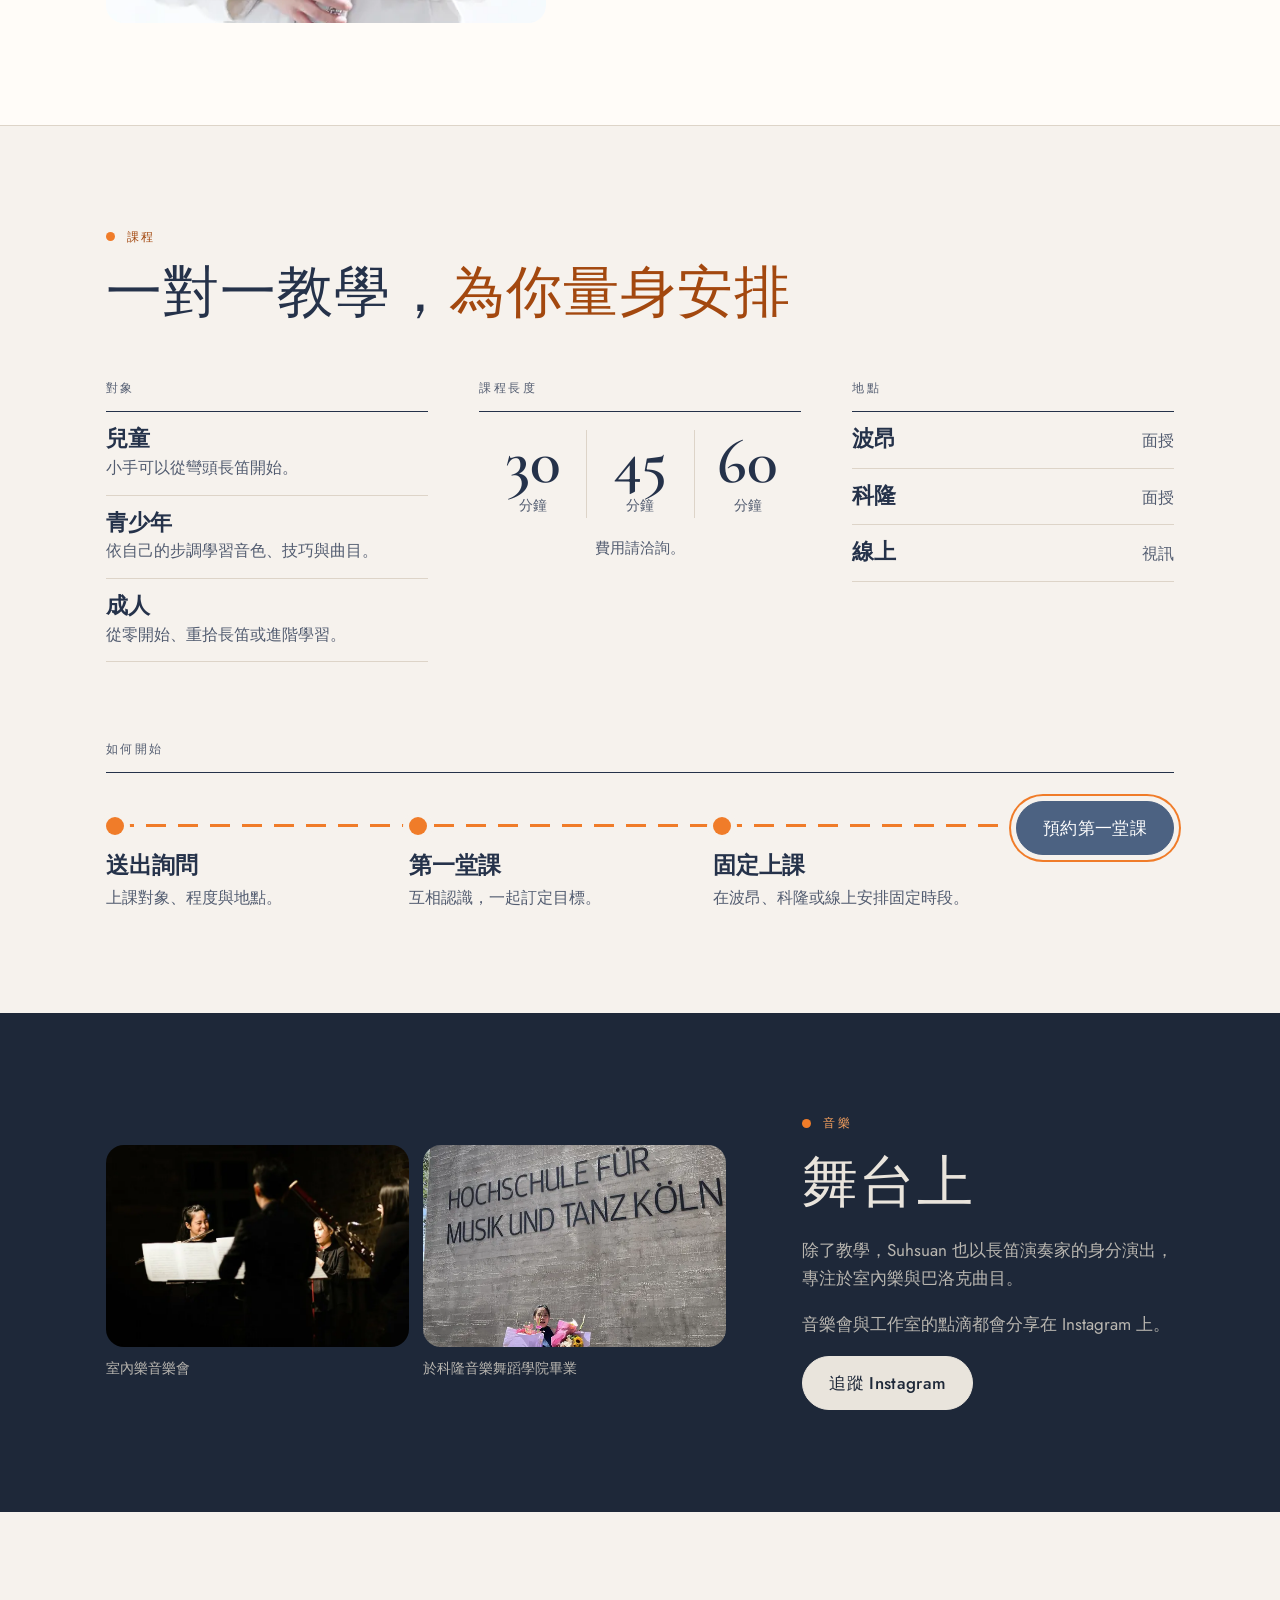
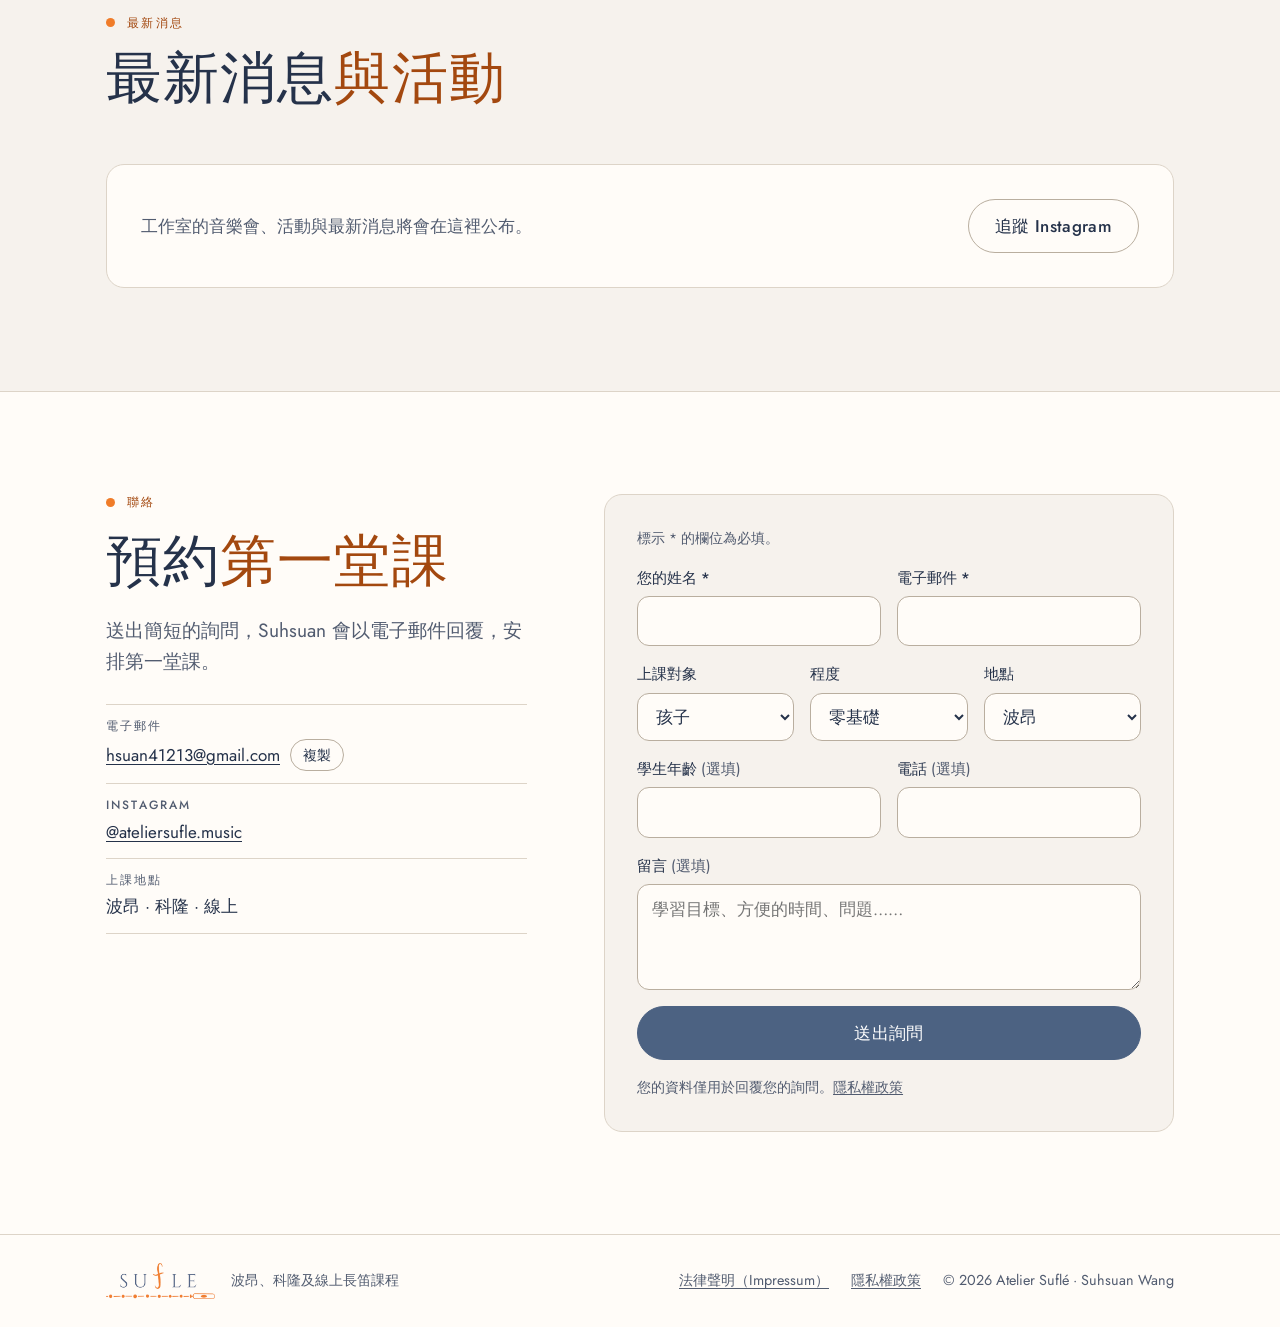
<file: atelier-sufle/zh-hant/index.html>
<!DOCTYPE html>
<html lang="zh-Hant">
<head>
<meta charset="utf-8">
<meta name="viewport" content="width=device-width, initial-scale=1, viewport-fit=cover">
<title>波昂、科隆及線上長笛課程 | Atelier Suflé</title>
<meta name="description" content="長笛演奏家 Suhsuan Wang（科隆音樂舞蹈學院音樂碩士）在波昂、科隆及線上，為兒童、青少年與成人提供一對一長笛課程，可用中文、英文或德文授課。">
<link rel="canonical" href="https://reissfuji006.github.io/atelier-sufle/zh-hant/">
<link rel="alternate" hreflang="en" href="https://reissfuji006.github.io/atelier-sufle/">
<link rel="alternate" hreflang="de" href="https://reissfuji006.github.io/atelier-sufle/de/">
<link rel="alternate" hreflang="zh-Hant" href="https://reissfuji006.github.io/atelier-sufle/zh-hant/">
<link rel="alternate" hreflang="zh-Hans" href="https://reissfuji006.github.io/atelier-sufle/zh-hans/">
<link rel="alternate" hreflang="x-default" href="https://reissfuji006.github.io/atelier-sufle/">
<meta name="theme-color" content="#F6F2ED">
<link rel="icon" type="image/png" href="../favicon.png">
<link rel="apple-touch-icon" href="../apple-touch-icon.png">
<meta property="og:type" content="website">
<meta property="og:site_name" content="Atelier Suflé">
<meta property="og:locale" content="zh_TW">
<meta property="og:title" content="波昂、科隆及線上長笛課程 | Atelier Suflé">
<meta property="og:description" content="長笛演奏家 Suhsuan Wang（科隆音樂舞蹈學院音樂碩士）在波昂、科隆及線上，為兒童、青少年與成人提供一對一長笛課程，可用中文、英文或德文授課。">
<meta property="og:url" content="https://reissfuji006.github.io/atelier-sufle/zh-hant/">
<meta property="og:image" content="https://reissfuji006.github.io/atelier-sufle/assets/og-image.jpg">
<meta property="og:image:width" content="1200">
<meta property="og:image:height" content="630">
<meta name="twitter:card" content="summary_large_image">
<link rel="preload" href="../assets/fonts/cormorant-garamond-normal-latin.woff2" as="font" type="font/woff2" crossorigin>
<link rel="preload" href="../assets/fonts/jost-normal-latin.woff2" as="font" type="font/woff2" crossorigin>
<link rel="preload" href="../assets/photos/hero-800.webp" as="image" type="image/webp" imagesrcset="../assets/photos/hero-480.webp 480w, ../assets/photos/hero-800.webp 800w" imagesizes="(max-width: 900px) 80vw, 460px">
<link rel="stylesheet" href="../assets/fonts/fonts.css">
<link rel="stylesheet" href="../assets/css/site.css">
<script type="application/ld+json">{"@context":"https://schema.org","@graph":[{"@type":"MusicSchool","@id":"https://reissfuji006.github.io/atelier-sufle/#school","name":"Atelier Suflé","description":"長笛演奏家 Suhsuan Wang（科隆音樂舞蹈學院音樂碩士）在波昂、科隆及線上，為兒童、青少年與成人提供一對一長笛課程，可用中文、英文或德文授課。","url":"https://reissfuji006.github.io/atelier-sufle/zh-hant/","image":"https://reissfuji006.github.io/atelier-sufle/assets/og-image.jpg","logo":"https://reissfuji006.github.io/atelier-sufle/assets/brand/logo-mark.png","email":"hsuan41213@gmail.com","areaServed":[{"@type":"City","name":"Bonn"},{"@type":"City","name":"Köln"}],"availableLanguage":["en","de","zh"],"sameAs":["https://www.instagram.com/ateliersufle.music/"],"founder":{"@id":"https://reissfuji006.github.io/atelier-sufle/#suhsuan"}},{"@type":"Person","@id":"https://reissfuji006.github.io/atelier-sufle/#suhsuan","name":"Suhsuan Wang","jobTitle":"Flautist and flute teacher","knowsLanguage":["en","de","zh"],"alumniOf":{"@type":"CollegeOrUniversity","name":"Hochschule für Musik und Tanz Köln"},"sameAs":["https://www.instagram.com/ateliersufle.music/"]}]}</script>
</head>
<body data-root="../">
<a class="skip" href="#main">跳至主要內容</a>
<div id="app">
<header class="top" id="top">
  <div class="wrap top-row">
    <a class="logo" href="index.html"><img src="../assets/brand/logo-mark.png" alt="Atelier Suflé" width="773" height="256"></a>
    <nav class="main-nav" aria-label="章節">
      <a href="#about" data-section="about">關於</a>
      <a href="#lessons" data-section="lessons">課程</a>
      <a href="#music" data-section="music">音樂</a>
      <a href="#news" data-section="news">最新消息</a>
      <a href="#contact" data-section="contact">聯絡</a>
    </nav>
    <nav class="langs" aria-label="語言"><a href="../index.html" hreflang="en" lang="en" title="English">EN</a><a href="../de/index.html" hreflang="de" lang="de" title="Deutsch">DE</a><a href="../zh-hant/index.html" hreflang="zh-Hant" lang="zh-Hant" title="繁體中文" aria-current="true">繁中</a><a href="../zh-hans/index.html" hreflang="zh-Hans" lang="zh-Hans" title="简体中文">简中</a></nav>
    <a class="btn btn-sm head-cta" href="#contact">預約上課</a>
    <button class="btn btn-sm btn-ghost login-btn" type="button" id="login-btn" aria-haspopup="dialog"><svg class="login-ico" aria-hidden="true" viewBox="0 0 20 20" width="18" height="18"><circle cx="10" cy="7" r="3.6" fill="none" stroke="currentColor" stroke-width="1.6"/><path d="M3.5 17.5c.9-3.4 3.4-5.2 6.5-5.2s5.6 1.8 6.5 5.2" fill="none" stroke="currentColor" stroke-width="1.6" stroke-linecap="round"/></svg><span class="login-txt">登入</span></button>
  </div>
  <span class="progress" aria-hidden="true"></span>
</header>

<main id="main">
  <section class="hero" aria-labelledby="hero-title">
    <div class="wrap hero-grid">
      <div class="hero-text">
        <h1 id="hero-title"><span class="kicker">波昂、科隆及線上長笛課程</span> <span class="display">在長笛上，<br><em>找到你的聲音。</em></span></h1>
        <p class="lead">為兒童、青少年與成人提供一對一長笛課程，從第一個音到進階曲目。由畢業於科隆音樂舞蹈學院的長笛演奏家 Suhsuan Wang 親自授課。</p>
        <div class="actions">
          <a class="btn" href="#contact">預約第一堂課</a>
          <a class="btn btn-ghost" href="#about">認識 Suhsuan</a>
        </div>
        <ul class="facts">
          <li><b>音樂碩士</b><span>科隆音樂舞蹈學院</span></li>
          <li><b>不限年齡</b><span>初學到進階</span></li>
          <li><b>EN · DE · 中文</b><span>三語教學</span></li>
          <li><b>30 · 45 · 60</b><span>每堂課分鐘數</span></li>
        </ul>
      </div>
      <div class="hero-visual">
        <picture><source type="image/webp" srcset="../assets/photos/hero-480.webp 480w, ../assets/photos/hero-800.webp 800w" sizes="(max-width: 900px) 80vw, 460px"><img class="portrait" src="../assets/photos/hero-800.jpg" srcset="../assets/photos/hero-480.jpg 480w, ../assets/photos/hero-800.jpg 800w" sizes="(max-width: 900px) 80vw, 460px" alt="身穿藍色洋裝、手持長笛的 Suhsuan Wang" width="800" height="1200" fetchpriority="high"></picture>
        <div class="staff-card" id="staff-card">
          <div class="staff-head">
            <h2 class="staff-title">試試最先學的三個音</h2>
            <button class="play" type="button" id="play"><svg aria-hidden="true" viewBox="0 0 10 12" width="10" height="12"><path d="M0 0 10 6 0 12z" fill="currentColor"/></svg>聆聽</button>
          </div>
          <svg class="staff" viewBox="0 0 600 168" role="group" aria-label="樂譜：用 Si、La、Sol 演奏《瑪莉有隻小綿羊》">
            <g class="lines" aria-hidden="true">
              <line x1="20" x2="580" y1="40" y2="40"/><line x1="20" x2="580" y1="56" y2="56"/><line x1="20" x2="580" y1="72" y2="72"/><line x1="20" x2="580" y1="88" y2="88"/><line x1="20" x2="580" y1="104" y2="104"/>
              <line x1="330" x2="330" y1="40" y2="104"/><line x1="580" x2="580" y1="40" y2="104"/>
            </g>
            <g id="notes"></g>
          </svg>
          <p class="staff-caption" id="staff-caption">Si、La、Sol 是學長笛最先學會的三個音，合在一起就是一首歌。請依序點一下音符。</p>
          <div class="reward" id="reward" hidden>
            <p id="reward-text" aria-live="polite"></p>
            <a class="btn btn-sm" href="#contact">預約第一堂課</a>
          </div>
        </div>
      </div>
    </div>
  </section>

  <section class="block about" id="about" aria-labelledby="about-title">
    <div class="wrap about-grid">
      <figure class="about-photo">
        <picture><source type="image/webp" srcset="../assets/photos/portrait-480.webp 480w, ../assets/photos/portrait-800.webp 800w" sizes="(max-width: 900px) 80vw, 440px"><img src="../assets/photos/portrait-800.jpg" srcset="../assets/photos/portrait-480.jpg 480w, ../assets/photos/portrait-800.jpg 800w" sizes="(max-width: 900px) 80vw, 440px" alt="Suhsuan Wang 手持長笛開懷大笑" width="800" height="1200" loading="lazy" decoding="async"></picture>
      </figure>
      <div class="about-text">
        <p class="label">關於</p>
        <h2 id="about-title">Suhsuan Wang，<em>長笛演奏家與教師</em></h2>
        <p class="prose">Suhsuan Wang 是來自台灣的長笛演奏家，現居波昂與科隆一帶。她畢業於德國科隆音樂舞蹈學院，專精長笛演奏、室內樂與巴洛克音樂，現以中文、英文或德文教授各年齡層的學生。</p>
        <div class="diplomas" role="group" aria-label="學歷">
          <div class="diploma"><p class="diploma-kind">音樂碩士</p><p>長笛演奏 · 室內樂 · 巴洛克音樂</p></div>
          <div class="diploma"><p class="diploma-kind">音樂學士</p><p>長笛演奏</p></div>
        </div>
        <p class="school">德國科隆音樂舞蹈學院</p>
      </div>
    </div>
  </section>

  <section class="block lessons" id="lessons" aria-labelledby="lessons-title">
    <div class="wrap">
      <div class="section-head">
        <p class="label">課程</p>
        <h2 id="lessons-title">一對一教學，<em>為你量身安排</em></h2>
      </div>
      <div class="lessons-grid">
        <div class="col">
          <h3 class="sub">對象</h3>
          <dl class="rows">
            <div><dt>兒童</dt><dd>小手可以從彎頭長笛開始。</dd></div>
            <div><dt>青少年</dt><dd>依自己的步調學習音色、技巧與曲目。</dd></div>
            <div><dt>成人</dt><dd>從零開始、重拾長笛或進階學習。</dd></div>
          </dl>
        </div>
        <div class="col">
          <h3 class="sub">課程長度</h3>
          <ul class="lengths">
            <li><span class="num">30</span> 分鐘</li>
            <li><span class="num">45</span> 分鐘</li>
            <li><span class="num">60</span> 分鐘</li>
          </ul>
          <p class="note">費用請洽詢。</p>
        </div>
        <div class="col">
          <h3 class="sub">地點</h3>
          <dl class="rows places">
            <div><dt>波昂</dt><dd>面授</dd></div>
            <div><dt>科隆</dt><dd>面授</dd></div>
            <div><dt>線上</dt><dd>視訊</dd></div>
          </dl>
        </div>
      </div>
      <h3 class="sub steps-title">如何開始</h3>
      <ol class="flute-steps">
        <li><h4>送出詢問</h4><p>上課對象、程度與地點。</p></li>
        <li><h4>第一堂課</h4><p>互相認識，一起訂定目標。</p></li>
        <li><h4>固定上課</h4><p>在波昂、科隆或線上安排固定時段。</p></li>
        <li class="headjoint"><a class="btn" href="#contact">預約第一堂課</a></li>
      </ol>
    </div>
  </section>

  <section class="block music" id="music" aria-labelledby="music-title">
    <div class="wrap music-grid">
      <div class="music-photos"><figure><picture><source type="image/webp" srcset="../assets/photos/concert-800.webp"><img src="../assets/photos/concert-800.jpg" alt="Suhsuan Wang 在室內樂音樂會中演奏長笛" width="800" height="534" loading="lazy" decoding="async"></picture><figcaption>室內樂音樂會</figcaption></figure><figure><picture><source type="image/webp" srcset="../assets/photos/graduation-600.webp"><img src="../assets/photos/graduation-600.jpg" alt="Suhsuan Wang 手捧花束站在科隆音樂舞蹈學院前" width="600" height="452" loading="lazy" decoding="async"></picture><figcaption>於科隆音樂舞蹈學院畢業</figcaption></figure></div>
      <div class="music-text">
        <p class="label">音樂</p>
        <h2 id="music-title">舞台上</h2>
        <p>除了教學，Suhsuan 也以長笛演奏家的身分演出，專注於室內樂與巴洛克曲目。</p>
        <p>音樂會與工作室的點滴都會分享在 Instagram 上。</p>
        <a class="btn btn-light" href="https://www.instagram.com/ateliersufle.music/" target="_blank" rel="noopener">追蹤 Instagram <span class="sr-only">(@ateliersufle.music)</span></a>
      </div>
    </div>
  </section>

  <section class="block news" id="news" aria-labelledby="news-title">
    <div class="wrap">
      <div class="section-head">
        <p class="label">最新消息</p>
        <h2 id="news-title">最新消息<em>與活動</em></h2>
      </div>
      <div class="news-list">
        <div class="news-empty"><p>工作室的音樂會、活動與最新消息將會在這裡公布。</p><a class="btn btn-ghost" href="https://www.instagram.com/ateliersufle.music/" target="_blank" rel="noopener">追蹤 Instagram <span class="sr-only">(@ateliersufle.music)</span></a></div>

      </div>
    </div>
  </section>

  <section class="block contact" id="contact" aria-labelledby="contact-title">
    <div class="wrap contact-grid">
      <div class="contact-info">
        <p class="label">聯絡</p>
        <h2 id="contact-title">預約<em>第一堂課</em></h2>
        <p class="lead">送出簡短的詢問，Suhsuan 會以電子郵件回覆，安排第一堂課。</p>
        <dl class="info">
          <div><dt>電子郵件</dt><dd><a id="email" href="mailto:hsuan41213@gmail.com">hsuan41213@gmail.com</a> <button class="copy" type="button" id="copy">複製</button></dd></div>
          <div><dt>Instagram</dt><dd><a href="https://www.instagram.com/ateliersufle.music/" target="_blank" rel="noopener">@ateliersufle.music</a></dd></div>
          <div><dt>上課地點</dt><dd>波昂 · 科隆 · 線上</dd></div>
        </dl>
      </div>
      <form class="form" id="contact-form" action="https://formsubmit.co/hsuan41213@gmail.com" method="POST" novalidate>
        <p class="form-hint">標示 * 的欄位為必填。</p>
        <div class="field-row">
          <div class="field">
            <label for="f-name">您的姓名 <span aria-hidden="true">*</span></label>
            <input id="f-name" type="text" name="name" autocomplete="name" required aria-describedby="f-name-err">
            <p class="err" id="f-name-err" hidden>請輸入您的姓名。</p>
          </div>
          <div class="field">
            <label for="f-mail">電子郵件 <span aria-hidden="true">*</span></label>
            <input id="f-mail" name="email" type="email" autocomplete="email" required aria-describedby="f-mail-err">
            <p class="err" id="f-mail-err" hidden>請輸入有效的電子郵件地址。</p>
          </div>
        </div>
        <div class="field-row three">
          <div class="field">
            <label for="f-for">上課對象</label>
            <select id="f-for" name="for"><option>孩子</option><option>青少年</option><option>我自己（成人）</option></select>
          </div>
          <div class="field">
            <label for="f-level">程度</label>
            <select id="f-level" name="level"><option>零基礎</option><option>有些經驗</option><option>進階</option></select>
          </div>
          <div class="field">
            <label for="f-place">地點</label>
            <select id="f-place" name="place"><option>波昂</option><option>科隆</option><option>線上</option><option>尚未決定</option></select>
          </div>
        </div>
        <div class="field-row">
          <div class="field">
            <label for="f-age">學生年齡 <span class="opt">(選填)</span></label>
            <input id="f-age" type="text" name="age" inputmode="numeric" maxlength="3" autocomplete="off">
          </div>
          <div class="field">
            <label for="f-phone">電話 <span class="opt">(選填)</span></label>
            <input id="f-phone" name="phone" type="tel" autocomplete="tel">
          </div>
        </div>
        <div class="field">
          <label for="f-msg">留言 <span class="opt">(選填)</span></label>
          <textarea id="f-msg" name="message" rows="3" placeholder="學習目標、方便的時間、問題……"></textarea>
        </div>
        <input type="hidden" name="language" value="繁體中文">
        <div class="hp" aria-hidden="true"><label for="f-hp">Leave empty</label><input id="f-hp" type="text" name="_honey" tabindex="-1" autocomplete="off"></div>
        <button class="btn btn-block" type="submit" id="f-send">送出詢問</button>
        <p class="status" id="form-status" role="status" aria-live="polite"></p>
        <p class="privacy">您的資料僅用於回覆您的詢問。<a href="../datenschutz.html">隱私權政策</a></p>
      </form>
    </div>
  </section>
</main>

<footer class="foot">
  <div class="wrap foot-row">
    <div class="foot-brand">
      <img src="../assets/brand/logo-mark.png" alt="" width="773" height="256" class="foot-logo" loading="lazy">
      <p>波昂、科隆及線上長笛課程</p>
    </div>
    <nav aria-label="法律聲明（Impressum）">
      <a href="../impressum.html">法律聲明（Impressum）</a>
      <a href="../datenschutz.html">隱私權政策</a>
      <span>© <span id="year">2026</span> Atelier Suflé · Suhsuan Wang</span>
    </nav>
  </div>
</footer>

<aside class="mobile-cta" id="mobile-cta" aria-label="預約第一堂課"><a class="btn btn-block" href="#contact">預約第一堂課</a></aside>
</div>

<script type="application/json" id="i18n">{"rw.listen":"只要三個音，就是一首歌。想自己吹吹看嗎？","rw.bravo":"太棒了！你剛剛吹完了第一首歌。","contact.copy":"複製","contact.copied":"已複製","f.send":"送出詢問","f.sending":"傳送中……","f.thanks":"謝謝！您的詢問已送出，Suhsuan 會以電子郵件回覆您。","f.error":"抱歉，詢問未能送出。請直接寫信至 hsuan41213@gmail.com。","err.summary":"請檢查標示的欄位。","nav.login":"登入","notes":{"b4":"Si","a4":"La","g4":"Sol"},"lang":"zh-hant","version":1}</script>
<script type="module" src="../assets/js/main.mjs"></script>
</body>
</html>
</file>
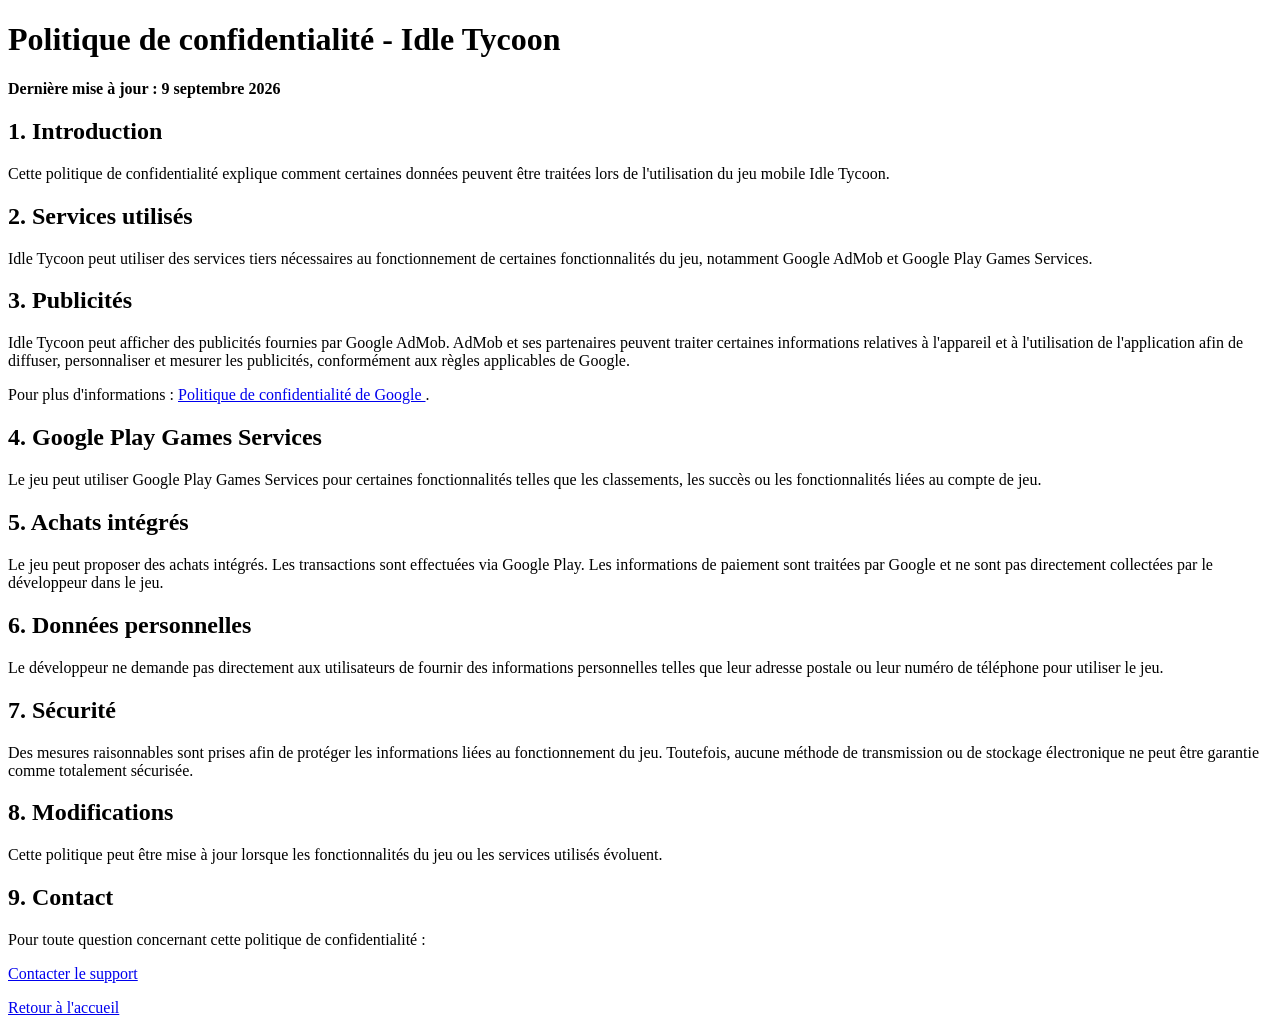
<file: privacy.html>
<!DOCTYPE html>
<html lang="fr">
<head>
    <meta charset="UTF-8">
    <meta name="viewport" content="width=device-width, initial-scale=1.0">
    <title>Politique de confidentialité - Idle Tycoon</title>
</head>
<body>

    <h1>Politique de confidentialité - Idle Tycoon</h1>

    <p>
        <strong>Dernière mise à jour : 9 septembre 2026</strong>
    </p>

    <h2>1. Introduction</h2>

    <p>
        Cette politique de confidentialité explique comment certaines données
        peuvent être traitées lors de l'utilisation du jeu mobile Idle Tycoon.
    </p>

    <h2>2. Services utilisés</h2>

    <p>
        Idle Tycoon peut utiliser des services tiers nécessaires au fonctionnement
        de certaines fonctionnalités du jeu, notamment Google AdMob et
        Google Play Games Services.
    </p>

    <h2>3. Publicités</h2>

    <p>
        Idle Tycoon peut afficher des publicités fournies par Google AdMob.
        AdMob et ses partenaires peuvent traiter certaines informations relatives
        à l'appareil et à l'utilisation de l'application afin de diffuser,
        personnaliser et mesurer les publicités, conformément aux règles
        applicables de Google.
    </p>

    <p>
        Pour plus d'informations :
        <a href="https://policies.google.com/privacy">
            Politique de confidentialité de Google
        </a>.
    </p>

    <h2>4. Google Play Games Services</h2>

    <p>
        Le jeu peut utiliser Google Play Games Services pour certaines
        fonctionnalités telles que les classements, les succès ou les
        fonctionnalités liées au compte de jeu.
    </p>

    <h2>5. Achats intégrés</h2>

    <p>
        Le jeu peut proposer des achats intégrés. Les transactions sont
        effectuées via Google Play. Les informations de paiement sont traitées
        par Google et ne sont pas directement collectées par le développeur
        dans le jeu.
    </p>

    <h2>6. Données personnelles</h2>

    <p>
        Le développeur ne demande pas directement aux utilisateurs de fournir
        des informations personnelles telles que leur adresse postale ou leur
        numéro de téléphone pour utiliser le jeu.
    </p>

    <h2>7. Sécurité</h2>

    <p>
        Des mesures raisonnables sont prises afin de protéger les informations
        liées au fonctionnement du jeu. Toutefois, aucune méthode de transmission
        ou de stockage électronique ne peut être garantie comme totalement
        sécurisée.
    </p>

    <h2>8. Modifications</h2>

    <p>
        Cette politique peut être mise à jour lorsque les fonctionnalités du jeu
        ou les services utilisés évoluent.
    </p>

    <h2>9. Contact</h2>

    <p>
        Pour toute question concernant cette politique de confidentialité :
    </p>

    <p>
        <a href="mailto:danila.02fr@gmail.com">
            Contacter le support
        </a>
    </p>

    <p>
        <a href="index.html">Retour à l'accueil</a>
    </p>

</body>
</html>
</file>
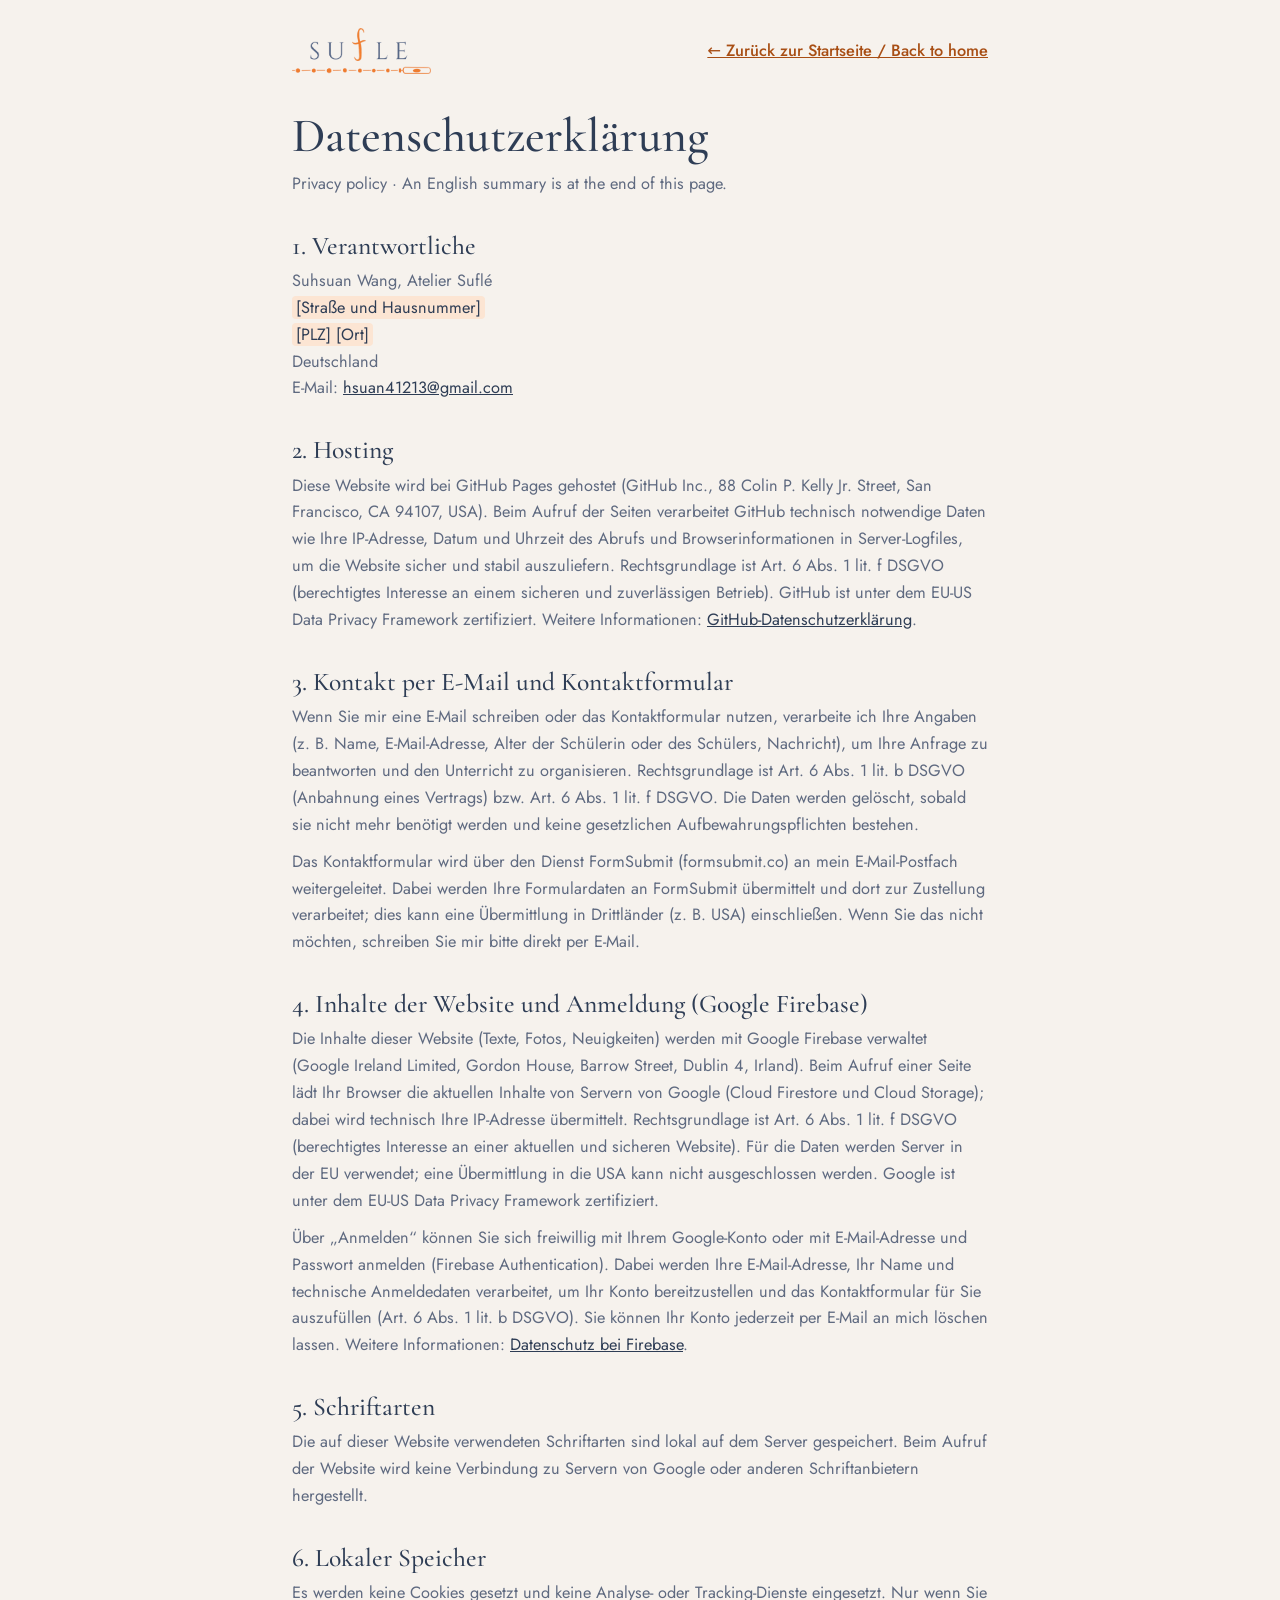
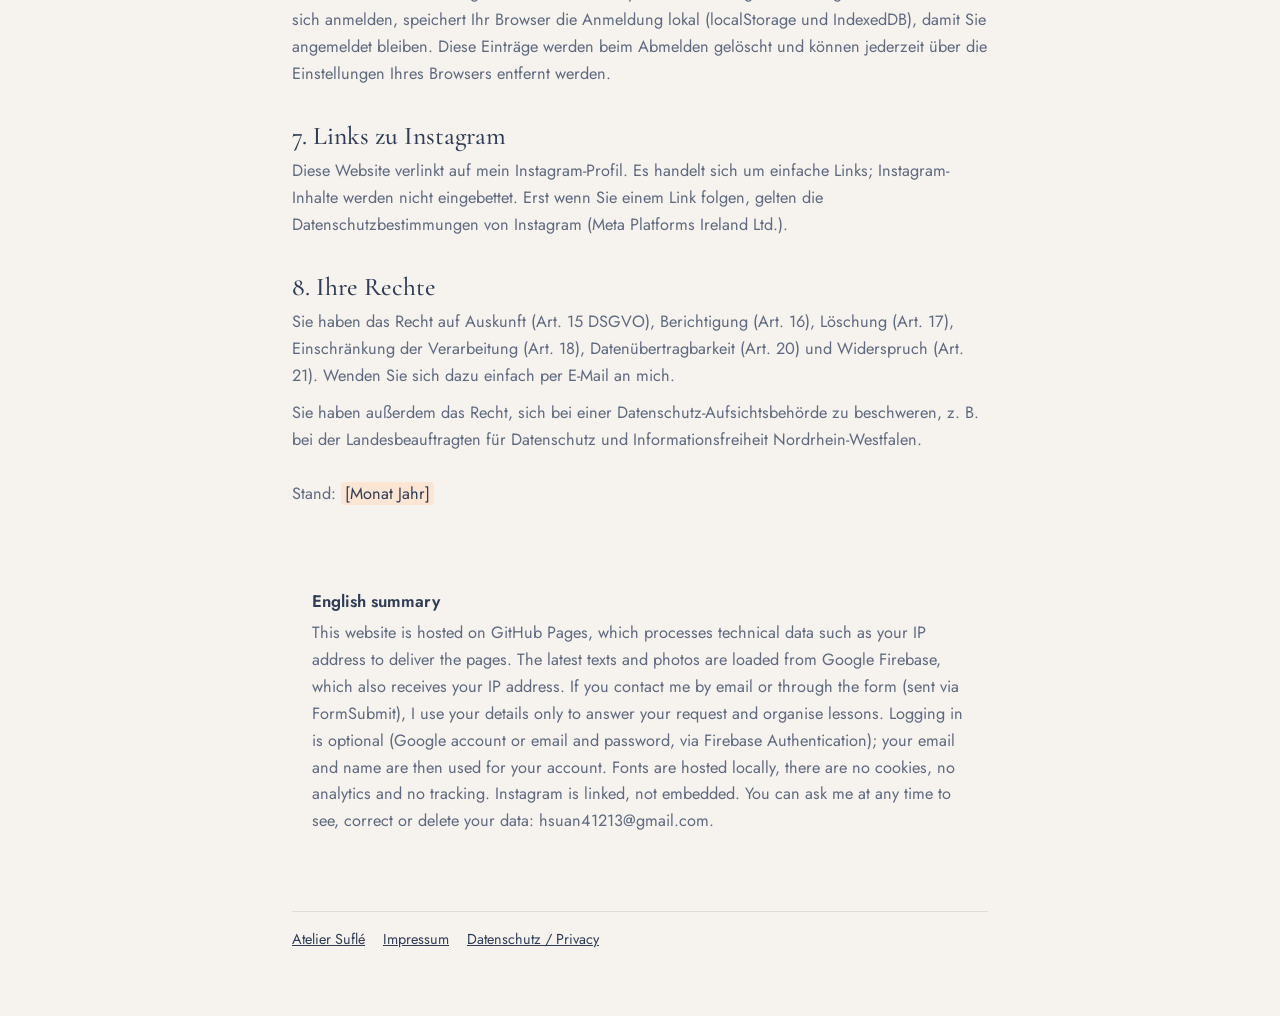
<file: atelier-sufle/datenschutz.html>
<!DOCTYPE html>
<html lang="de">
<head>
<meta charset="utf-8">
<meta name="viewport" content="width=device-width, initial-scale=1">
<title>Datenschutz · Atelier Suflé</title>
<meta name="robots" content="noindex">
<link rel="icon" type="image/png" href="favicon.png">
<link rel="stylesheet" href="assets/fonts/fonts.css">
<style>
:root { --bg: #F6F2ED; --ink: #2E3D55; --muted: #5F6A80; --cream: #F6F2ED; --orange-ink: #A84E14; --line: #E3DBD1; color-scheme: light; }
* { box-sizing: border-box; }
body { margin: 0; background: var(--bg); color: var(--ink); font-family: "Jost", "PingFang TC", "Microsoft JhengHei", system-ui, sans-serif; font-size: 1.02rem; line-height: 1.65; }
.wrap { max-width: 760px; margin-inline: auto; padding: 28px clamp(16px, 4vw, 32px) 64px; }
header { display: flex; justify-content: space-between; align-items: center; gap: 16px; flex-wrap: wrap; margin-bottom: 36px; }
header img { height: 46px; width: auto; display: block; }
header a.back { color: var(--orange-ink); font-weight: 500; }
h1, h2 { font-family: "Cormorant Garamond", Georgia, serif; font-weight: 500; line-height: 1.1; }
h1 { font-size: clamp(2.2rem, 6vw, 3rem); margin: 0 0 8px; }
h2 { font-size: 1.6rem; margin: 34px 0 8px; }
h3 { font-size: 1.05rem; margin: 22px 0 4px; }
p, li { color: var(--muted); }
p { margin: 0 0 10px; }
a { color: var(--ink); }
mark { background: #FCE5D3; color: var(--ink); padding: 0 4px; border-radius: 4px; }
.en { background: var(--cream); border-radius: 18px; padding: 18px 20px; margin-top: 40px; }
.date { margin-top: 28px; }
footer { border-top: 1px solid var(--line); margin-top: 48px; padding-top: 16px; font-size: .9rem; color: var(--muted); display: flex; gap: 18px; flex-wrap: wrap; }
</style>
</head>
<body>
<div class="wrap">
<header><a href="index.html"><img src="assets/brand/logo-mark.png" alt="Atelier Suflé" width="773" height="256"></a><a class="back" href="index.html">← Zurück zur Startseite / Back to home</a></header>
<main>
<h1>Datenschutzerklärung</h1>
<p>Privacy policy · An English summary is at the end of this page.</p>

<h2>1. Verantwortliche</h2>
<p>Suhsuan Wang, Atelier Suflé<br><mark>[Straße und Hausnummer]</mark><br><mark>[PLZ] [Ort]</mark><br>Deutschland<br>E-Mail: <a href="mailto:hsuan41213@gmail.com">hsuan41213@gmail.com</a></p>

<h2>2. Hosting</h2>
<p>Diese Website wird bei GitHub Pages gehostet (GitHub Inc., 88 Colin P. Kelly Jr. Street, San Francisco, CA 94107, USA). Beim Aufruf der Seiten verarbeitet GitHub technisch notwendige Daten wie Ihre IP-Adresse, Datum und Uhrzeit des Abrufs und Browserinformationen in Server-Logfiles, um die Website sicher und stabil auszuliefern. Rechtsgrundlage ist Art. 6 Abs. 1 lit. f DSGVO (berechtigtes Interesse an einem sicheren und zuverlässigen Betrieb). GitHub ist unter dem EU-US Data Privacy Framework zertifiziert. Weitere Informationen: <a href="https://docs.github.com/de/site-policy/privacy-policies/github-general-privacy-statement" rel="noopener">GitHub-Datenschutzerklärung</a>.</p>

<h2>3. Kontakt per E-Mail und Kontaktformular</h2>
<p>Wenn Sie mir eine E-Mail schreiben oder das Kontaktformular nutzen, verarbeite ich Ihre Angaben (z. B. Name, E-Mail-Adresse, Alter der Schülerin oder des Schülers, Nachricht), um Ihre Anfrage zu beantworten und den Unterricht zu organisieren. Rechtsgrundlage ist Art. 6 Abs. 1 lit. b DSGVO (Anbahnung eines Vertrags) bzw. Art. 6 Abs. 1 lit. f DSGVO. Die Daten werden gelöscht, sobald sie nicht mehr benötigt werden und keine gesetzlichen Aufbewahrungspflichten bestehen.</p>
<p>Das Kontaktformular wird über den Dienst FormSubmit (formsubmit.co) an mein E-Mail-Postfach weitergeleitet. Dabei werden Ihre Formulardaten an FormSubmit übermittelt und dort zur Zustellung verarbeitet; dies kann eine Übermittlung in Drittländer (z. B. USA) einschließen. Wenn Sie das nicht möchten, schreiben Sie mir bitte direkt per E-Mail.</p>

<h2>4. Inhalte der Website und Anmeldung (Google Firebase)</h2>
<p>Die Inhalte dieser Website (Texte, Fotos, Neuigkeiten) werden mit Google Firebase verwaltet (Google Ireland Limited, Gordon House, Barrow Street, Dublin 4, Irland). Beim Aufruf einer Seite lädt Ihr Browser die aktuellen Inhalte von Servern von Google (Cloud Firestore und Cloud Storage); dabei wird technisch Ihre IP-Adresse übermittelt. Rechtsgrundlage ist Art. 6 Abs. 1 lit. f DSGVO (berechtigtes Interesse an einer aktuellen und sicheren Website). Für die Daten werden Server in der EU verwendet; eine Übermittlung in die USA kann nicht ausgeschlossen werden. Google ist unter dem EU-US Data Privacy Framework zertifiziert.</p>
<p>Über „Anmelden“ können Sie sich freiwillig mit Ihrem Google-Konto oder mit E-Mail-Adresse und Passwort anmelden (Firebase Authentication). Dabei werden Ihre E-Mail-Adresse, Ihr Name und technische Anmeldedaten verarbeitet, um Ihr Konto bereitzustellen und das Kontaktformular für Sie auszufüllen (Art. 6 Abs. 1 lit. b DSGVO). Sie können Ihr Konto jederzeit per E-Mail an mich löschen lassen. Weitere Informationen: <a href="https://firebase.google.com/support/privacy" rel="noopener">Datenschutz bei Firebase</a>.</p>

<h2>5. Schriftarten</h2>
<p>Die auf dieser Website verwendeten Schriftarten sind lokal auf dem Server gespeichert. Beim Aufruf der Website wird keine Verbindung zu Servern von Google oder anderen Schriftanbietern hergestellt.</p>

<h2>6. Lokaler Speicher</h2>
<p>Es werden keine Cookies gesetzt und keine Analyse- oder Tracking-Dienste eingesetzt. Nur wenn Sie sich anmelden, speichert Ihr Browser die Anmeldung lokal (localStorage und IndexedDB), damit Sie angemeldet bleiben. Diese Einträge werden beim Abmelden gelöscht und können jederzeit über die Einstellungen Ihres Browsers entfernt werden.</p>

<h2>7. Links zu Instagram</h2>
<p>Diese Website verlinkt auf mein Instagram-Profil. Es handelt sich um einfache Links; Instagram-Inhalte werden nicht eingebettet. Erst wenn Sie einem Link folgen, gelten die Datenschutzbestimmungen von Instagram (Meta Platforms Ireland Ltd.).</p>

<h2>8. Ihre Rechte</h2>
<p>Sie haben das Recht auf Auskunft (Art. 15 DSGVO), Berichtigung (Art. 16), Löschung (Art. 17), Einschränkung der Verarbeitung (Art. 18), Datenübertragbarkeit (Art. 20) und Widerspruch (Art. 21). Wenden Sie sich dazu einfach per E-Mail an mich.</p>
<p>Sie haben außerdem das Recht, sich bei einer Datenschutz-Aufsichtsbehörde zu beschweren, z. B. bei der Landesbeauftragten für Datenschutz und Informationsfreiheit Nordrhein-Westfalen.</p>

<p class="date">Stand: <mark>[Monat Jahr]</mark></p>

<div class="en">
<h3>English summary</h3>
<p>This website is hosted on GitHub Pages, which processes technical data such as your IP address to deliver the pages. The latest texts and photos are loaded from Google Firebase, which also receives your IP address. If you contact me by email or through the form (sent via FormSubmit), I use your details only to answer your request and organise lessons. Logging in is optional (Google account or email and password, via Firebase Authentication); your email and name are then used for your account. Fonts are hosted locally, there are no cookies, no analytics and no tracking. Instagram is linked, not embedded. You can ask me at any time to see, correct or delete your data: hsuan41213@gmail.com.</p>
</div>
</main>
<footer><a href="index.html">Atelier Suflé</a><a href="impressum.html">Impressum</a><a href="datenschutz.html">Datenschutz / Privacy</a></footer>
</div>
</body>
</html>
</file>
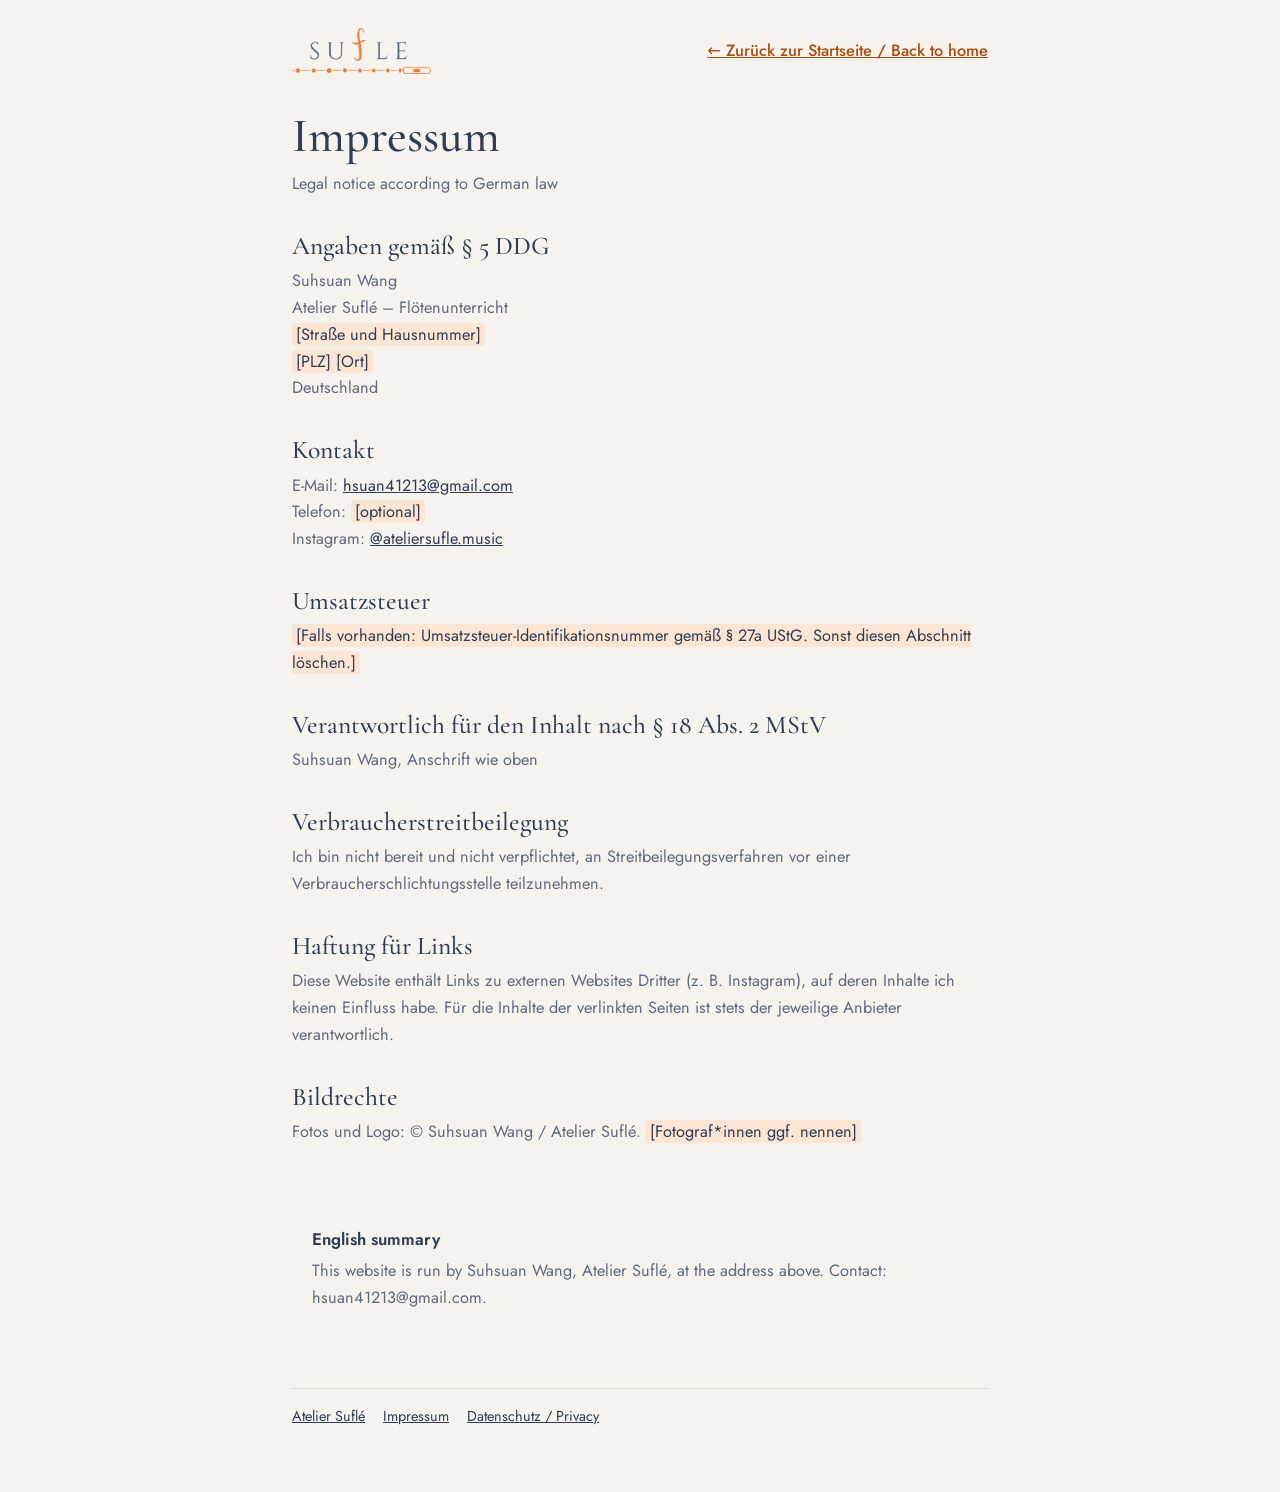
<file: atelier-sufle/impressum.html>
<!DOCTYPE html>
<html lang="de">
<head>
<meta charset="utf-8">
<meta name="viewport" content="width=device-width, initial-scale=1">
<title>Impressum · Atelier Suflé</title>
<meta name="robots" content="noindex">
<link rel="icon" type="image/png" href="favicon.png">
<link rel="stylesheet" href="assets/fonts/fonts.css">
<style>
:root { --bg: #F6F2ED; --ink: #2E3D55; --muted: #5F6A80; --cream: #F6F2ED; --orange-ink: #A84E14; --line: #E3DBD1; color-scheme: light; }
* { box-sizing: border-box; }
body { margin: 0; background: var(--bg); color: var(--ink); font-family: "Jost", "PingFang TC", "Microsoft JhengHei", system-ui, sans-serif; font-size: 1.02rem; line-height: 1.65; }
.wrap { max-width: 760px; margin-inline: auto; padding: 28px clamp(16px, 4vw, 32px) 64px; }
header { display: flex; justify-content: space-between; align-items: center; gap: 16px; flex-wrap: wrap; margin-bottom: 36px; }
header img { height: 46px; width: auto; display: block; }
header a.back { color: var(--orange-ink); font-weight: 500; }
h1, h2 { font-family: "Cormorant Garamond", Georgia, serif; font-weight: 500; line-height: 1.1; }
h1 { font-size: clamp(2.2rem, 6vw, 3rem); margin: 0 0 8px; }
h2 { font-size: 1.6rem; margin: 34px 0 8px; }
h3 { font-size: 1.05rem; margin: 22px 0 4px; }
p, li { color: var(--muted); }
p { margin: 0 0 10px; }
a { color: var(--ink); }
mark { background: #FCE5D3; color: var(--ink); padding: 0 4px; border-radius: 4px; }
.en { background: var(--cream); border-radius: 18px; padding: 18px 20px; margin-top: 40px; }
.date { margin-top: 28px; }
footer { border-top: 1px solid var(--line); margin-top: 48px; padding-top: 16px; font-size: .9rem; color: var(--muted); display: flex; gap: 18px; flex-wrap: wrap; }
</style>
</head>
<body>
<div class="wrap">
<header><a href="index.html"><img src="assets/brand/logo-mark.png" alt="Atelier Suflé" width="773" height="256"></a><a class="back" href="index.html">← Zurück zur Startseite / Back to home</a></header>
<main>
<h1>Impressum</h1>
<p>Legal notice according to German law</p>

<h2>Angaben gemäß § 5 DDG</h2>
<p>Suhsuan Wang<br>Atelier Suflé – Flötenunterricht<br><mark>[Straße und Hausnummer]</mark><br><mark>[PLZ] [Ort]</mark><br>Deutschland</p>

<h2>Kontakt</h2>
<p>E-Mail: <a href="mailto:hsuan41213@gmail.com">hsuan41213@gmail.com</a><br>
Telefon: <mark>[optional]</mark><br>
Instagram: <a href="https://www.instagram.com/ateliersufle.music/" rel="noopener">@ateliersufle.music</a></p>

<h2>Umsatzsteuer</h2>
<p><mark>[Falls vorhanden: Umsatzsteuer-Identifikationsnummer gemäß § 27a UStG. Sonst diesen Abschnitt löschen.]</mark></p>

<h2>Verantwortlich für den Inhalt nach § 18 Abs. 2 MStV</h2>
<p>Suhsuan Wang, Anschrift wie oben</p>

<h2>Verbraucherstreitbeilegung</h2>
<p>Ich bin nicht bereit und nicht verpflichtet, an Streitbeilegungsverfahren vor einer Verbraucherschlichtungsstelle teilzunehmen.</p>

<h2>Haftung für Links</h2>
<p>Diese Website enthält Links zu externen Websites Dritter (z. B. Instagram), auf deren Inhalte ich keinen Einfluss habe. Für die Inhalte der verlinkten Seiten ist stets der jeweilige Anbieter verantwortlich.</p>

<h2>Bildrechte</h2>
<p>Fotos und Logo: © Suhsuan Wang / Atelier Suflé. <mark>[Fotograf*innen ggf. nennen]</mark></p>

<div class="en">
<h3>English summary</h3>
<p>This website is run by Suhsuan Wang, Atelier Suflé, at the address above. Contact: hsuan41213@gmail.com.</p>
</div>
</main>
<footer><a href="index.html">Atelier Suflé</a><a href="impressum.html">Impressum</a><a href="datenschutz.html">Datenschutz / Privacy</a></footer>
</div>
</body>
</html>
</file>
<file: atelier-sufle/assets/fonts/fonts.css>
/* Self-hosted Google Fonts (SIL Open Font License): no requests to Google servers. */
/* Cormorant Garamond italic latin-ext */
@font-face {
  font-family: 'Cormorant Garamond';
  font-style: italic;
  font-weight: 500;
  font-display: swap;
  src: url(cormorant-garamond-italic-latin-ext.woff2) format('woff2');
  unicode-range: U+0100-02BA, U+02BD-02C5, U+02C7-02CC, U+02CE-02D7, U+02DD-02FF, U+0304, U+0308, U+0329, U+1D00-1DBF, U+1E00-1E9F, U+1EF2-1EFF, U+2020, U+20A0-20AB, U+20AD-20C4, U+2113, U+2C60-2C7F, U+A720-A7FF;
}
/* Cormorant Garamond italic latin */
@font-face {
  font-family: 'Cormorant Garamond';
  font-style: italic;
  font-weight: 500;
  font-display: swap;
  src: url(cormorant-garamond-italic-latin.woff2) format('woff2');
  unicode-range: U+0000-00FF, U+0131, U+0152-0153, U+02BB-02BC, U+02C6, U+02DA, U+02DC, U+0304, U+0308, U+0329, U+2000-206F, U+20AC, U+2122, U+2191, U+2193, U+2212, U+2215, U+FEFF, U+FFFD;
}
/* Cormorant Garamond italic latin-ext */
@font-face {
  font-family: 'Cormorant Garamond';
  font-style: italic;
  font-weight: 600;
  font-display: swap;
  src: url(cormorant-garamond-italic-latin-ext.woff2) format('woff2');
  unicode-range: U+0100-02BA, U+02BD-02C5, U+02C7-02CC, U+02CE-02D7, U+02DD-02FF, U+0304, U+0308, U+0329, U+1D00-1DBF, U+1E00-1E9F, U+1EF2-1EFF, U+2020, U+20A0-20AB, U+20AD-20C4, U+2113, U+2C60-2C7F, U+A720-A7FF;
}
/* Cormorant Garamond italic latin */
@font-face {
  font-family: 'Cormorant Garamond';
  font-style: italic;
  font-weight: 600;
  font-display: swap;
  src: url(cormorant-garamond-italic-latin.woff2) format('woff2');
  unicode-range: U+0000-00FF, U+0131, U+0152-0153, U+02BB-02BC, U+02C6, U+02DA, U+02DC, U+0304, U+0308, U+0329, U+2000-206F, U+20AC, U+2122, U+2191, U+2193, U+2212, U+2215, U+FEFF, U+FFFD;
}
/* Cormorant Garamond normal latin-ext */
@font-face {
  font-family: 'Cormorant Garamond';
  font-style: normal;
  font-weight: 500;
  font-display: swap;
  src: url(cormorant-garamond-normal-latin-ext.woff2) format('woff2');
  unicode-range: U+0100-02BA, U+02BD-02C5, U+02C7-02CC, U+02CE-02D7, U+02DD-02FF, U+0304, U+0308, U+0329, U+1D00-1DBF, U+1E00-1E9F, U+1EF2-1EFF, U+2020, U+20A0-20AB, U+20AD-20C4, U+2113, U+2C60-2C7F, U+A720-A7FF;
}
/* Cormorant Garamond normal latin */
@font-face {
  font-family: 'Cormorant Garamond';
  font-style: normal;
  font-weight: 500;
  font-display: swap;
  src: url(cormorant-garamond-normal-latin.woff2) format('woff2');
  unicode-range: U+0000-00FF, U+0131, U+0152-0153, U+02BB-02BC, U+02C6, U+02DA, U+02DC, U+0304, U+0308, U+0329, U+2000-206F, U+20AC, U+2122, U+2191, U+2193, U+2212, U+2215, U+FEFF, U+FFFD;
}
/* Cormorant Garamond normal latin-ext */
@font-face {
  font-family: 'Cormorant Garamond';
  font-style: normal;
  font-weight: 600;
  font-display: swap;
  src: url(cormorant-garamond-normal-latin-ext.woff2) format('woff2');
  unicode-range: U+0100-02BA, U+02BD-02C5, U+02C7-02CC, U+02CE-02D7, U+02DD-02FF, U+0304, U+0308, U+0329, U+1D00-1DBF, U+1E00-1E9F, U+1EF2-1EFF, U+2020, U+20A0-20AB, U+20AD-20C4, U+2113, U+2C60-2C7F, U+A720-A7FF;
}
/* Cormorant Garamond normal latin */
@font-face {
  font-family: 'Cormorant Garamond';
  font-style: normal;
  font-weight: 600;
  font-display: swap;
  src: url(cormorant-garamond-normal-latin.woff2) format('woff2');
  unicode-range: U+0000-00FF, U+0131, U+0152-0153, U+02BB-02BC, U+02C6, U+02DA, U+02DC, U+0304, U+0308, U+0329, U+2000-206F, U+20AC, U+2122, U+2191, U+2193, U+2212, U+2215, U+FEFF, U+FFFD;
}
/* Jost normal latin-ext */
@font-face {
  font-family: 'Jost';
  font-style: normal;
  font-weight: 400;
  font-display: swap;
  src: url(jost-normal-latin-ext.woff2) format('woff2');
  unicode-range: U+0100-02BA, U+02BD-02C5, U+02C7-02CC, U+02CE-02D7, U+02DD-02FF, U+0304, U+0308, U+0329, U+1D00-1DBF, U+1E00-1E9F, U+1EF2-1EFF, U+2020, U+20A0-20AB, U+20AD-20C4, U+2113, U+2C60-2C7F, U+A720-A7FF;
}
/* Jost normal latin */
@font-face {
  font-family: 'Jost';
  font-style: normal;
  font-weight: 400;
  font-display: swap;
  src: url(jost-normal-latin.woff2) format('woff2');
  unicode-range: U+0000-00FF, U+0131, U+0152-0153, U+02BB-02BC, U+02C6, U+02DA, U+02DC, U+0304, U+0308, U+0329, U+2000-206F, U+20AC, U+2122, U+2191, U+2193, U+2212, U+2215, U+FEFF, U+FFFD;
}
/* Jost normal latin-ext */
@font-face {
  font-family: 'Jost';
  font-style: normal;
  font-weight: 500;
  font-display: swap;
  src: url(jost-normal-latin-ext.woff2) format('woff2');
  unicode-range: U+0100-02BA, U+02BD-02C5, U+02C7-02CC, U+02CE-02D7, U+02DD-02FF, U+0304, U+0308, U+0329, U+1D00-1DBF, U+1E00-1E9F, U+1EF2-1EFF, U+2020, U+20A0-20AB, U+20AD-20C4, U+2113, U+2C60-2C7F, U+A720-A7FF;
}
/* Jost normal latin */
@font-face {
  font-family: 'Jost';
  font-style: normal;
  font-weight: 500;
  font-display: swap;
  src: url(jost-normal-latin.woff2) format('woff2');
  unicode-range: U+0000-00FF, U+0131, U+0152-0153, U+02BB-02BC, U+02C6, U+02DA, U+02DC, U+0304, U+0308, U+0329, U+2000-206F, U+20AC, U+2122, U+2191, U+2193, U+2212, U+2215, U+FEFF, U+FFFD;
}
/* Jost normal latin-ext */
@font-face {
  font-family: 'Jost';
  font-style: normal;
  font-weight: 600;
  font-display: swap;
  src: url(jost-normal-latin-ext.woff2) format('woff2');
  unicode-range: U+0100-02BA, U+02BD-02C5, U+02C7-02CC, U+02CE-02D7, U+02DD-02FF, U+0304, U+0308, U+0329, U+1D00-1DBF, U+1E00-1E9F, U+1EF2-1EFF, U+2020, U+20A0-20AB, U+20AD-20C4, U+2113, U+2C60-2C7F, U+A720-A7FF;
}
/* Jost normal latin */
@font-face {
  font-family: 'Jost';
  font-style: normal;
  font-weight: 600;
  font-display: swap;
  src: url(jost-normal-latin.woff2) format('woff2');
  unicode-range: U+0000-00FF, U+0131, U+0152-0153, U+02BB-02BC, U+02C6, U+02DA, U+02DC, U+0304, U+0308, U+0329, U+2000-206F, U+20AC, U+2122, U+2191, U+2193, U+2212, U+2215, U+FEFF, U+FFFD;
}
</file>
<file: atelier-sufle/assets/css/site.css>
/* Atelier Suflé
   Direction: editorial atelier built on the logo. Cream paper, slate ink, the logo's orange as the
   only accent. The logo's flute (dots joined by dashes, ending in the headjoint) is the recurring
   device: section markers, the active-section dot, the "How to start" path. Cormorant Garamond for
   display, Jost for text and small-caps labels, both echoing the logo. Single light theme by choice. */

:root {
  --paper: #F6F2ED;
  --surface: #FFFCF8;
  --ink: #25324A;
  --slate: #4C6282;
  --slate-deep: #3B4E6B;
  --muted: #525C70;
  --line: #DDD4C8;
  --line-strong: #B9AE9F;
  --orange: #F07C29;         /* decorative only (2.5:1 on paper) */
  --orange-text: #A3480F;    /* text, 5.4:1 on paper */
  --orange-tint: #FBE6D5;
  --night: #1E2839;
  --night-text: #E9E4DC;
  --night-muted: #B9B6B0;
  --night-accent: #F5A05E;
  --display: "Cormorant Garamond", "Songti TC", "Songti SC", "Noto Serif TC", "Noto Serif SC", "PMingLiU", Georgia, serif;
  --body: "Jost", "PingFang TC", "PingFang SC", "Microsoft JhengHei", "Microsoft YaHei", "Noto Sans TC", "Noto Sans SC", "Segoe UI", system-ui, sans-serif;
  --gutter: clamp(20px, 5vw, 56px);
  --max: 1180px;
  --radius: 18px;
  --dash: repeating-linear-gradient(90deg, var(--orange) 0 20px, transparent 20px 32px);
  --dash-v: repeating-linear-gradient(180deg, var(--orange) 0 20px, transparent 20px 32px);
  color-scheme: light;
}

*, *::before, *::after { box-sizing: border-box; }
html { -webkit-text-size-adjust: 100%; scroll-padding-top: 88px; scroll-padding-bottom: 96px; }
@media (max-width: 920px) { html { scroll-padding-top: 124px; } }
@media (prefers-reduced-motion: no-preference) { html { scroll-behavior: smooth; } }
body { margin: 0; background: var(--paper); color: var(--ink); font-family: var(--body); font-size: 1.0625rem; line-height: 1.65; text-rendering: optimizeLegibility; -webkit-font-smoothing: antialiased; }
img { display: block; max-width: 100%; height: auto; }
a { color: inherit; text-underline-offset: .18em; text-decoration-thickness: 1px; }
a:hover { color: var(--orange-text); }
:focus-visible { outline: 2px solid var(--slate); outline-offset: 3px; border-radius: 4px; }
[hidden] { display: none !important; }
.sr-only { position: absolute; width: 1px; height: 1px; padding: 0; margin: -1px; overflow: hidden; clip: rect(0 0 0 0); white-space: nowrap; border: 0; }
.skip { position: absolute; left: 12px; top: -60px; z-index: 100; background: var(--ink); color: var(--surface); padding: 10px 16px; border-radius: 10px; text-decoration: none; }
.skip:focus { top: 12px; }

.wrap { max-width: var(--max); margin-inline: auto; padding-inline: var(--gutter); }
h1, h2, h3, h4 { margin: 0; font-weight: 500; text-wrap: balance; }
h2, .display { font-family: var(--display); line-height: 1.04; letter-spacing: -.01em; }
h2 { font-size: clamp(2.2rem, 4.4vw, 3.5rem); }
h2 em, .display em { font-style: italic; color: var(--orange-text); }
p { margin: 0; }
:lang(zh-Hant) h2, :lang(zh-Hans) h2, :lang(zh-Hant) .display, :lang(zh-Hans) .display { letter-spacing: .02em; line-height: 1.22; }
:lang(zh-Hant) em, :lang(zh-Hans) em { font-style: normal; }

/* The label: a small-caps line led by one tone hole, like the dots of the logo's flute */
.label, .kicker { display: inline-flex; align-items: center; gap: 12px; font-family: var(--body); font-size: .78rem; font-weight: 500; line-height: 1.3; letter-spacing: .2em; text-transform: uppercase; color: var(--orange-text); }
.label::before, .kicker::before { content: ""; flex: none; width: 9px; height: 9px; border-radius: 50%; background: var(--orange); }
.lead { font-size: clamp(1.08rem, 1.5vw, 1.22rem); color: var(--muted); max-width: 34em; }
.prose { color: var(--muted); max-width: 38em; }
.note { color: var(--muted); font-size: .92rem; }

/* Buttons */
.btn { display: inline-flex; align-items: center; justify-content: center; gap: 10px; min-height: 48px; padding: 12px 26px; border-radius: 999px; border: 1px solid var(--slate); background: var(--slate); color: #FFFFFF; font: inherit; font-weight: 500; letter-spacing: .02em; text-decoration: none; cursor: pointer; transition: background-color .2s, border-color .2s, color .2s, transform .2s; }
.btn:hover { background: var(--slate-deep); border-color: var(--slate-deep); color: #FFFFFF; }
.btn-ghost { background: transparent; color: var(--ink); border-color: var(--line-strong); }
.btn-ghost:hover { background: transparent; color: var(--ink); border-color: var(--ink); }
.btn-light { background: var(--night-text); border-color: var(--night-text); color: var(--night); }
.btn-light:hover { background: #FFFFFF; border-color: #FFFFFF; color: var(--night); }
.btn-sm { min-height: 40px; padding: 8px 18px; font-size: .95rem; }
.btn-block { width: 100%; }
.btn[disabled] { opacity: .65; cursor: progress; }

/* Header: logo, sections (active one marked by a tone hole), languages, booking; reading progress */
.top { position: sticky; top: 0; z-index: 40; background: color-mix(in srgb, var(--paper) 92%, transparent); backdrop-filter: blur(10px); -webkit-backdrop-filter: blur(10px); border-bottom: 1px solid transparent; transition: border-color .2s; }
.top.scrolled { border-bottom-color: var(--line); }
.top-row { display: flex; align-items: center; gap: 10px clamp(14px, 2.2vw, 30px); min-height: 72px; padding-top: env(safe-area-inset-top, 0px); }
.logo { margin-right: auto; display: block; }
.logo img { height: 44px; width: auto; }
.main-nav { display: flex; gap: clamp(14px, 2vw, 26px); font-size: .97rem; }
.main-nav a { position: relative; text-decoration: none; color: var(--ink); padding-block: 8px; white-space: nowrap; }
.main-nav a::after { content: ""; position: absolute; left: 50%; bottom: -2px; width: 6px; height: 6px; margin-left: -3px; border-radius: 50%; background: var(--orange); transform: scale(0); transition: transform .2s; }
.main-nav a.active::after, .main-nav a:hover::after { transform: scale(1); }
.langs { display: flex; gap: 2px; font-size: .84rem; letter-spacing: .04em; }
.langs a { display: inline-flex; align-items: center; justify-content: center; min-width: 38px; min-height: 36px; padding: 4px 7px; border-radius: 999px; text-decoration: none; color: var(--muted); }
.langs a[aria-current="true"] { color: var(--ink); background: var(--surface); box-shadow: inset 0 0 0 1px var(--line); font-weight: 500; }
.progress { position: absolute; left: 0; bottom: -1px; height: 2px; width: 100%; background: var(--orange); transform-origin: 0 50%; transform: scaleX(var(--p, 0)); }
@media (max-width: 920px) {
  .top-row { flex-wrap: wrap; min-height: 0; padding-block: 10px 0; }
  .main-nav { order: 5; flex-basis: 100%; overflow-x: auto; scrollbar-width: none; gap: 22px; padding-bottom: 6px; margin-inline: calc(var(--gutter) * -1); padding-inline: var(--gutter); }
  .main-nav::-webkit-scrollbar { display: none; }
}
@media (max-width: 640px) { .head-cta { display: none; } .logo img { height: 38px; } }

/* Hero */
.hero { padding-block: clamp(28px, 5vw, 72px) clamp(56px, 7vw, 96px); }
.hero-grid { display: grid; grid-template-columns: minmax(0, 1.06fr) minmax(0, .94fr); gap: clamp(32px, 6vw, 84px); align-items: center; }
.hero-text { display: grid; gap: 24px; justify-items: start; }
h1 { display: grid; gap: 18px; }
h1 .display { font-size: clamp(3rem, 7vw, 5.4rem); font-weight: 500; }
:lang(zh-Hant) h1 .display, :lang(zh-Hans) h1 .display { font-size: clamp(2.5rem, 6vw, 4.4rem); }
.actions { display: flex; flex-wrap: wrap; gap: 12px; }
.facts { list-style: none; margin: 10px 0 0; padding: 0; display: grid; grid-template-columns: repeat(4, minmax(0, 1fr)); width: 100%; border-top: 1px solid var(--line); }
.facts li { display: grid; gap: 2px; padding: 16px 14px 0 0; align-content: start; }
.facts li + li { padding-left: 14px; border-left: 1px solid var(--line); }
.facts li { min-width: 0; }
.facts b { font-family: var(--display); font-size: clamp(1.05rem, 1.35vw, 1.25rem); font-weight: 600; line-height: 1.2; white-space: nowrap; }
.facts span { font-size: .86rem; color: var(--muted); line-height: 1.35; }
.hero-visual { position: relative; padding-bottom: 168px; }
.portrait { width: 100%; max-width: 460px; margin-left: auto; aspect-ratio: 4 / 5; object-fit: cover; object-position: 50% 58%; border-radius: 999px 999px var(--radius) var(--radius); background: #FFFFFF; }
.staff-card { position: absolute; left: -14%; bottom: 0; width: min(440px, 100%); background: var(--surface); border: 1px solid var(--line); border-radius: var(--radius); padding: 18px 20px 16px; box-shadow: 0 24px 48px -32px rgba(37, 50, 74, .55); }
.staff-head { display: flex; align-items: center; justify-content: space-between; gap: 12px; flex-wrap: wrap; }
.staff-title { font-family: var(--display); font-size: 1.45rem; font-weight: 600; line-height: 1.15; }
.play { display: inline-flex; align-items: center; gap: 8px; min-height: 40px; padding: 6px 16px; border-radius: 999px; border: 1px solid var(--line-strong); background: transparent; color: var(--ink); font: inherit; font-size: .95rem; font-weight: 500; cursor: pointer; }
.play:hover { border-color: var(--ink); }
.play svg { color: var(--orange); }
.staff { width: 100%; height: auto; margin-top: 6px; overflow: visible; }
.staff .lines line { stroke: var(--ink); stroke-width: 1.2; opacity: .45; }
.staff .note { cursor: pointer; outline: none; }
.staff .note .hit { fill: transparent; }
.staff .note .stem { stroke: var(--ink); stroke-width: 2; }
.staff .note .head { stroke: var(--ink); stroke-width: 1.5; transform-box: fill-box; transform-origin: center; transform: rotate(-20deg); transition: transform .18s ease; }
.staff .note .name { font-family: var(--body); font-size: 19px; font-weight: 500; fill: var(--orange-text); text-anchor: middle; }
.staff .note .lyric { font-family: var(--body); font-size: 17px; fill: var(--muted); text-anchor: middle; }
.staff .note:hover .head, .staff .note.on .head { transform: rotate(-20deg) scale(1.3); }
.staff .note:focus-visible .head { stroke: var(--slate); stroke-width: 4; }
.staff-caption { font-size: .9rem; color: var(--muted); margin-top: 4px; }
.reward { display: flex; flex-wrap: wrap; align-items: center; justify-content: space-between; gap: 10px 14px; margin-top: 10px; padding: 12px 14px; border-radius: 14px; background: var(--orange-tint); }
.reward p { flex: 1 1 180px; font-weight: 500; color: var(--ink); }
@media (prefers-reduced-motion: no-preference) { .reward:not([hidden]) { animation: rise .35s ease-out; } @keyframes rise { from { transform: translateY(6px); opacity: .5; } } }
@media (max-width: 900px) {
  .hero-grid { grid-template-columns: 1fr; }
  .hero-visual { padding-bottom: 0; }
  .portrait { margin-inline: auto; max-width: 400px; }
  .staff-card { position: relative; left: auto; width: auto; margin: -64px auto 0; max-width: 520px; }
}
@media (max-width: 560px) {
  .facts { grid-template-columns: 1fr 1fr; }
  .facts li:nth-child(3) { padding-left: 0; border-left: 0; }
  .facts li:nth-child(n+3) { border-top: 1px solid var(--line); margin-top: 14px; }
}

/* Sections */
.block { padding-block: clamp(64px, 8vw, 112px); }
.section-head { display: grid; gap: 14px; max-width: 46rem; margin-bottom: clamp(32px, 4vw, 52px); }
figcaption { font-size: .86rem; color: var(--muted); margin-top: 10px; }

/* About */
.about { background: var(--surface); border-block: 1px solid var(--line); }
.about-grid { display: grid; grid-template-columns: minmax(0, .95fr) minmax(0, 1.05fr); gap: clamp(36px, 6vw, 88px); align-items: center; }
.about-photo { margin: 0; }
.about-photo img { width: 100%; max-width: 440px; aspect-ratio: 4 / 5; object-fit: cover; object-position: 50% 62%; border-radius: var(--radius); background: #FFFFFF; }
.about-text { display: grid; gap: 20px; justify-items: start; }
.diplomas { display: grid; grid-template-columns: 1fr 1fr; gap: 18px; width: 100%; margin-top: 6px; }
.diploma { border-top: 2px solid var(--ink); padding-top: 14px; display: grid; gap: 4px; }
.diploma-kind { font-family: var(--display); font-size: 1.5rem; font-weight: 600; line-height: 1.15; }
.diploma p:last-child { color: var(--muted); font-size: .95rem; }
.school { font-weight: 500; }
.quote { font-family: var(--display); font-size: clamp(1.4rem, 2.2vw, 1.8rem); line-height: 1.3; margin: 0; padding-left: 18px; border-left: 2px solid var(--orange); }
@media (max-width: 900px) { .about-grid { grid-template-columns: 1fr; } .about-photo img { margin-inline: auto; max-width: 380px; } }
@media (max-width: 480px) { .diplomas { grid-template-columns: 1fr; } }

/* Lessons */
.lessons-grid { display: grid; grid-template-columns: repeat(3, minmax(0, 1fr)); gap: clamp(28px, 4vw, 56px); }
.sub { font-family: var(--body); font-size: .78rem; font-weight: 500; letter-spacing: .2em; text-transform: uppercase; color: var(--muted); padding-bottom: 12px; border-bottom: 1px solid var(--ink); }
.rows { margin: 0; }
.rows > div { padding-block: 14px; border-bottom: 1px solid var(--line); display: grid; gap: 2px; }
.rows dt { font-family: var(--display); font-size: 1.4rem; font-weight: 600; line-height: 1.2; }
.rows dd { margin: 0; color: var(--muted); font-size: .97rem; }
.places > div { grid-template-columns: auto 1fr; align-items: baseline; gap: 12px; }
.places dd { text-align: right; }
.lengths { list-style: none; margin: 0; padding: 18px 0 0; display: grid; grid-template-columns: repeat(3, 1fr); }
.lengths li { display: grid; justify-items: center; color: var(--muted); font-size: .9rem; }
.lengths li + li { border-left: 1px solid var(--line); }
.lengths .num { font-family: var(--display); font-size: clamp(3rem, 5vw, 4rem); font-weight: 600; line-height: 1; color: var(--ink); }
.lessons-grid .note { margin-top: 18px; text-align: center; }
@media (max-width: 900px) { .lessons-grid { grid-template-columns: 1fr; } .lessons-grid .note { text-align: left; } }

/* "How to start": the logo's flute. Tone holes joined by dashes, the headjoint is the booking button. */
.steps-title { margin-top: clamp(48px, 6vw, 80px); }
.flute-steps { position: relative; list-style: none; margin: 28px 0 0; padding: 0; display: grid; grid-template-columns: repeat(3, minmax(0, 1fr)) auto; gap: 24px; align-items: start; }
.flute-steps::before { content: ""; position: absolute; left: 8px; right: 40px; top: 23px; height: 3px; background: var(--dash); }
.flute-steps li { position: relative; padding-top: 52px; display: grid; gap: 4px; }
.flute-steps li:not(.headjoint)::before { content: ""; position: absolute; left: 0; top: 16px; width: 18px; height: 18px; border-radius: 50%; background: var(--orange); box-shadow: 0 0 0 6px var(--paper); }
.flute-steps h4 { font-family: var(--display); font-size: 1.45rem; font-weight: 600; line-height: 1.2; }
.flute-steps p { color: var(--muted); font-size: .97rem; max-width: 22em; }
.flute-steps .headjoint { padding-top: 0; }
.flute-steps .headjoint .btn { box-shadow: 0 0 0 5px var(--paper), 0 0 0 7px var(--orange); }
@media (max-width: 760px) {
  .flute-steps { grid-template-columns: 1fr; gap: 0; }
  .flute-steps::before { left: 8px; right: auto; top: 12px; bottom: 60px; width: 3px; height: auto; background: var(--dash-v); }
  .flute-steps li { padding: 0 0 28px 44px; }
  .flute-steps li:not(.headjoint)::before { top: 4px; }
  .flute-steps .headjoint { padding: 8px 0 0; }
  .flute-steps .headjoint .btn { width: 100%; }
}

/* Music */
.music { background: var(--night); color: var(--night-text); }
.music-grid { display: grid; grid-template-columns: minmax(0, 1.25fr) minmax(0, .75fr); gap: clamp(32px, 6vw, 80px); align-items: center; }
.music-photos { display: grid; grid-template-columns: repeat(2, minmax(0, 1fr)); gap: 14px; }
.music-photos figure { margin: 0; }
.music-photos figure:first-child:nth-last-child(odd) { grid-column: 1 / -1; }
.music-photos img { aspect-ratio: 3 / 2; object-fit: cover; }
.music-photos img { border-radius: var(--radius); width: 100%; }
.music figcaption { color: var(--night-muted); }
.music-text { display: grid; gap: 18px; justify-items: start; }
.music-text p { color: var(--night-muted); max-width: 30em; }
.music .label { color: var(--night-accent); }
.music h2 { color: var(--night-text); }
.recordings { display: grid; gap: 12px; width: 100%; }
.recordings audio { width: 100%; }
@media (max-width: 900px) { .music-grid { grid-template-columns: 1fr; } }
@media (max-width: 480px) { .music-photos { grid-template-columns: 1fr; } }

/* Reviews (rendered only when real reviews exist) */
.testimonials-list { display: grid; grid-template-columns: repeat(auto-fit, minmax(260px, 1fr)); gap: 28px; margin-bottom: 20px; }
.testimonials-list figure { margin: 0; padding-top: 18px; border-top: 1px solid var(--ink); display: grid; gap: 12px; }
.testimonials-list blockquote { margin: 0; font-family: var(--display); font-size: 1.35rem; line-height: 1.35; }
.testimonials-list figcaption { margin: 0; }

/* FAQ */
.faq-grid { display: grid; grid-template-columns: minmax(0, .8fr) minmax(0, 1.2fr); gap: clamp(32px, 6vw, 88px); align-items: start; }
.faq-head { display: grid; gap: 16px; justify-items: start; }
.flute-line { width: min(100%, 300px); margin-top: 8px; }
.faq-list { border-top: 1px solid var(--ink); }
.faq-list details { border-bottom: 1px solid var(--line); }
.faq-list summary { list-style: none; cursor: pointer; display: flex; justify-content: space-between; gap: 20px; align-items: center; padding-block: 18px; font-family: var(--display); font-size: 1.35rem; font-weight: 600; line-height: 1.25; }
.faq-list summary::-webkit-details-marker { display: none; }
.faq-list summary::after { content: ""; flex: none; width: 14px; height: 14px; background: linear-gradient(var(--orange-text), var(--orange-text)) center / 14px 2px no-repeat, linear-gradient(var(--orange-text), var(--orange-text)) center / 2px 14px no-repeat; transition: transform .2s; }
.faq-list details[open] summary::after { transform: rotate(45deg); }
.faq-list details p { color: var(--muted); padding-bottom: 18px; max-width: 40em; }
@media (max-width: 900px) { .faq-grid { grid-template-columns: 1fr; } .flute-line { display: none; } }

/* Contact */
.contact { background: var(--surface); border-top: 1px solid var(--line); }
.contact-grid { display: grid; grid-template-columns: minmax(0, .85fr) minmax(0, 1.15fr); gap: clamp(36px, 6vw, 80px); align-items: start; }
.contact-info { display: grid; gap: 18px; justify-items: start; }
.info { margin: 8px 0 0; display: grid; width: 100%; border-top: 1px solid var(--line); }
.info > div { padding-block: 12px; border-bottom: 1px solid var(--line); display: grid; gap: 2px; }
.info dt { font-size: .75rem; font-weight: 500; letter-spacing: .18em; text-transform: uppercase; color: var(--muted); }
.info dd { margin: 0; display: flex; flex-wrap: wrap; align-items: center; gap: 10px; overflow-wrap: anywhere; }
.copy { font: inherit; font-size: .85rem; min-height: 32px; padding: 2px 12px; border-radius: 999px; border: 1px solid var(--line-strong); background: transparent; color: var(--ink); cursor: pointer; }
.copy:hover { border-color: var(--ink); }
.form { background: var(--paper); border: 1px solid var(--line); border-radius: var(--radius); padding: clamp(20px, 3.5vw, 32px); display: grid; gap: 16px; min-width: 0; }
.form-hint { font-size: .86rem; color: var(--muted); }
.field-row { display: grid; grid-template-columns: 1fr 1fr; gap: 16px; }
.field-row.three { grid-template-columns: repeat(3, minmax(0, 1fr)); }
.field { display: grid; gap: 6px; min-width: 0; align-content: start; }
.field label { font-weight: 500; font-size: .93rem; }
.opt { font-weight: 400; color: var(--muted); }
.field input, .field select, .field textarea { width: 100%; font: inherit; color: var(--ink); background: var(--surface); border: 1px solid var(--line-strong); border-radius: 12px; padding: 10px 14px; min-height: 48px; }
.field textarea { resize: vertical; min-height: 92px; }
.field input:focus-visible, .field select:focus-visible, .field textarea:focus-visible { outline: 2px solid var(--slate); outline-offset: 1px; border-color: var(--slate); }
.field [aria-invalid="true"] { border-color: #A4262C; box-shadow: inset 0 0 0 1px #A4262C; }
.err { color: #A4262C; font-size: .9rem; font-weight: 500; }
.hp { position: absolute; left: -9999px; width: 1px; height: 1px; overflow: hidden; }
.status:empty { display: none; }
.status { padding: 12px 14px; border-radius: 12px; font-weight: 500; }
.status.ok { background: #E3EEE5; color: #1F4D2B; }
.status.bad { background: #F6E1E1; color: #7A1C21; }
.privacy { font-size: .86rem; color: var(--muted); }
@media (max-width: 900px) { .contact-grid { grid-template-columns: 1fr; } }
@media (max-width: 640px) { .field-row, .field-row.three { grid-template-columns: 1fr; } }

/* Footer */
.foot { background: var(--surface); border-top: 1px solid var(--line); padding-block: 28px; color: var(--muted); font-size: .9rem; }
.foot-row { display: flex; flex-wrap: wrap; justify-content: space-between; align-items: center; gap: 16px 28px; }
.foot-brand { display: flex; align-items: center; gap: 16px; flex-wrap: wrap; }
.foot-logo { height: 36px; width: auto; }
.foot nav { display: flex; flex-wrap: wrap; gap: 8px 22px; align-items: center; }

/* Log in button (header) */
.login-btn { gap: 8px; }
.login-ico { flex: none; }
@media (max-width: 640px) {
  .login-btn { min-height: 36px; min-width: 36px; padding: 4px 8px; border-color: var(--line); }
  .login-txt { position: absolute; width: 1px; height: 1px; overflow: hidden; clip: rect(0 0 0 0); white-space: nowrap; }
  .langs a { min-width: 34px; padding: 4px 5px; }
}

/* News & events (replaces the FAQ) */
.news-list { display: grid; grid-template-columns: repeat(3, minmax(0, 1fr)); gap: 24px; }
.news-card { background: var(--surface); border: 1px solid var(--line); border-radius: var(--radius); overflow: hidden; display: grid; grid-template-rows: auto 1fr; }
.news-card img { width: 100%; aspect-ratio: 3 / 2; object-fit: cover; }
.news-body { padding: 20px 22px 22px; display: grid; gap: 8px; align-content: start; }
.news-body time { font-size: .78rem; font-weight: 500; letter-spacing: .16em; text-transform: uppercase; color: var(--orange-text); }
.news-body h3 { font-family: var(--display); font-size: 1.5rem; font-weight: 600; line-height: 1.2; }
.news-body p { color: var(--muted); }
.news-more { justify-self: start; font-weight: 500; margin-top: 4px; }
.news-empty { grid-column: 1 / -1; display: flex; flex-wrap: wrap; align-items: center; justify-content: space-between; gap: 16px 28px; padding: clamp(22px, 4vw, 34px); border: 1px solid var(--line); border-radius: var(--radius); background: var(--surface); }
.news-empty p { color: var(--muted); max-width: 36em; font-size: 1.08rem; }
@media (max-width: 900px) { .news-list { grid-template-columns: repeat(2, minmax(0, 1fr)); } }
@media (max-width: 600px) { .news-list { grid-template-columns: 1fr; } }

/* Custom sections added from the admin mode */
.custom-grid { display: grid; grid-template-columns: minmax(0, .95fr) minmax(0, 1.05fr); gap: clamp(36px, 6vw, 88px); align-items: center; }
.custom.no-photo .custom-grid { grid-template-columns: minmax(0, 46rem); }
.custom-photo { margin: 0; }
.custom-photo img { border-radius: var(--radius); width: 100%; }
.custom-text { display: grid; gap: 18px; justify-items: start; }
@media (max-width: 900px) { .custom-grid { grid-template-columns: 1fr; } }

/* Mobile booking bar */
.mobile-cta { display: none; }
@media (max-width: 640px) {
  .mobile-cta { display: block; position: fixed; left: 0; right: 0; bottom: 0; z-index: 50; padding: 10px 16px calc(10px + env(safe-area-inset-bottom, 0px)); background: color-mix(in srgb, var(--paper) 92%, transparent); backdrop-filter: blur(10px); -webkit-backdrop-filter: blur(10px); border-top: 1px solid var(--line); transition: transform .25s ease; }
  .mobile-cta.away { transform: translateY(110%); }
  .foot { padding-bottom: 100px; }
}
@media (prefers-reduced-motion: reduce) { *, *::before, *::after { transition: none !important; animation: none !important; } }
</file>
